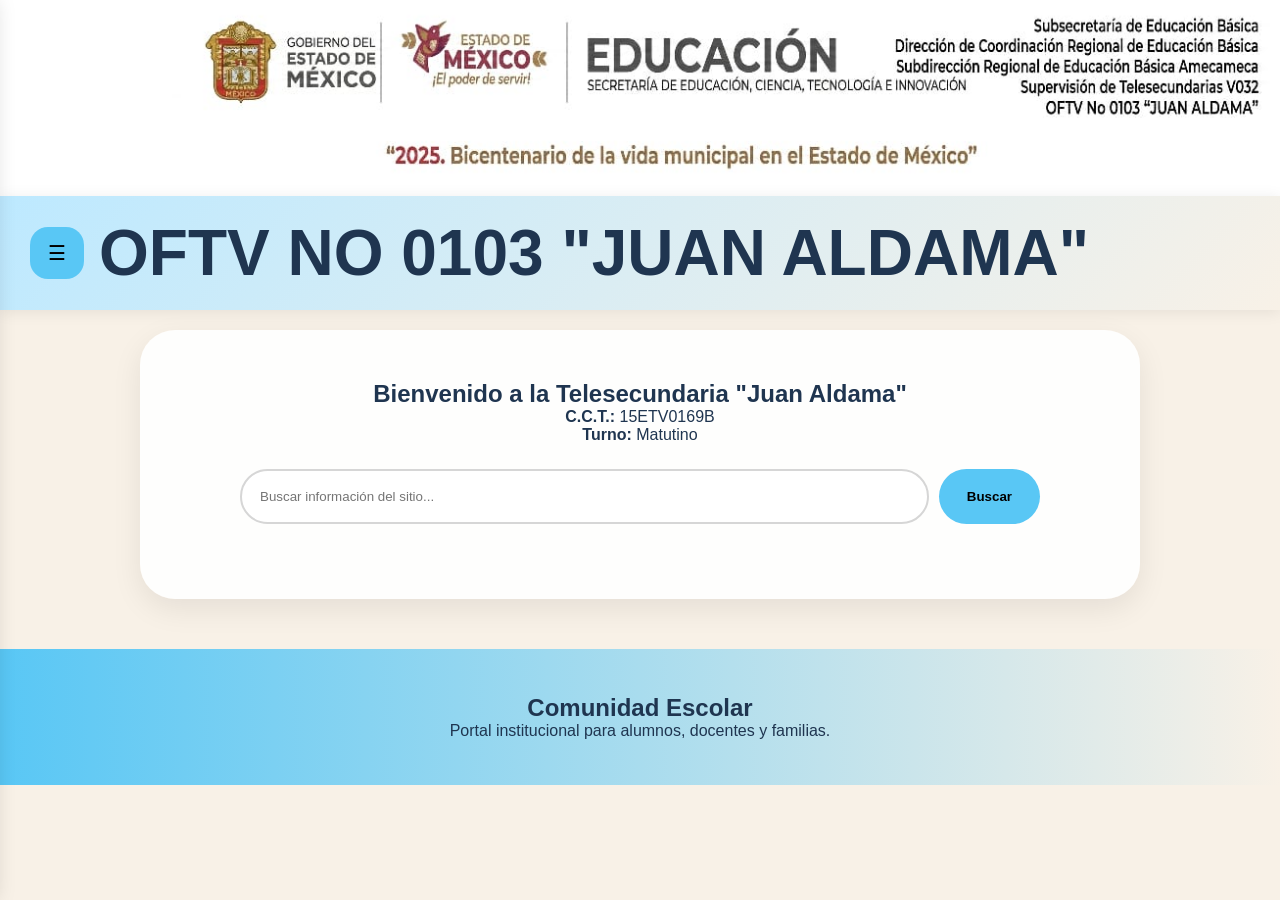
<file: index.html>
<!DOCTYPE html>
<html lang="es">
<head>
    <meta charset="UTF-8">
    <meta name="viewport" content="width=device-width, initial-scale=1.0">

    <!-- Información del sitio -->
    <meta name="description" content="Sitio oficial de la Telesecundaria OFTV No. 0103 'Juan Aldama' en San Francisco Zentlalpan, Amecameca, Estado de México.">
    <meta name="keywords" content="telesecundaria, Juan Aldama, OFTV 0103, Amecameca, escuela, educación">

    <title>Telesecundaria OFTV No. 0103 "Juan Aldama"</title>

    <link rel="stylesheet" href="styles.css">
</head>

<body>

    <!-- Logo de la escuela -->
    <div class="top">
        <img src="assets/logo_transparent.jpeg" alt="Logo de la escuela">
    </div>

    <!-- Menú lateral -->
    <nav id="sidebar" class="sidebar">
        <a href="index.html">Inicio</a>
        <a href="acerca.html">Acerca de la Telesecundaria</a>
        <a href="oferta.html">Oferta Educativa</a>
        <a href="noticias.html">Noticias y Avisos</a>
        <a href="politicas.html">Políticas y reglamentos</a>
        <a href="galeria.html">Imagenes de la escuela</a>
        <a href="docentes.html">Plantilla docente</a>
    </nav>

    <!-- Encabezado -->
    <header>
        <div class="row">
            <button class="btn" onclick="toggleMenu()">☰</button>
            <div class="title">
                <h1>OFTV NO 0103 "JUAN ALDAMA"</h1>
            </div>
        </div>
    </header>

    <!-- Sección principal -->
    <section class="hero">
        <div class="hero-card">

            <h2>Bienvenido a la Telesecundaria "Juan Aldama"</h2>

            <p><strong>C.C.T.:</strong> 15ETV0169B</p>
            <p><strong>Turno:</strong> Matutino</p>

            <!-- Buscador -->
            <div class="search">
                <input id="buscar" type="text" 
                placeholder="Buscar información del sitio...">
                <button onclick="buscar()">Buscar</button>
            </div>

        </div>
    </section>

    <!-- Pie de página -->
    <footer>
        <h2>Comunidad Escolar</h2>
        <p>Portal institucional para alumnos, docentes y familias.</p>
    </footer>

    <script src="script.js"></script>
</body>
</html>
</file>
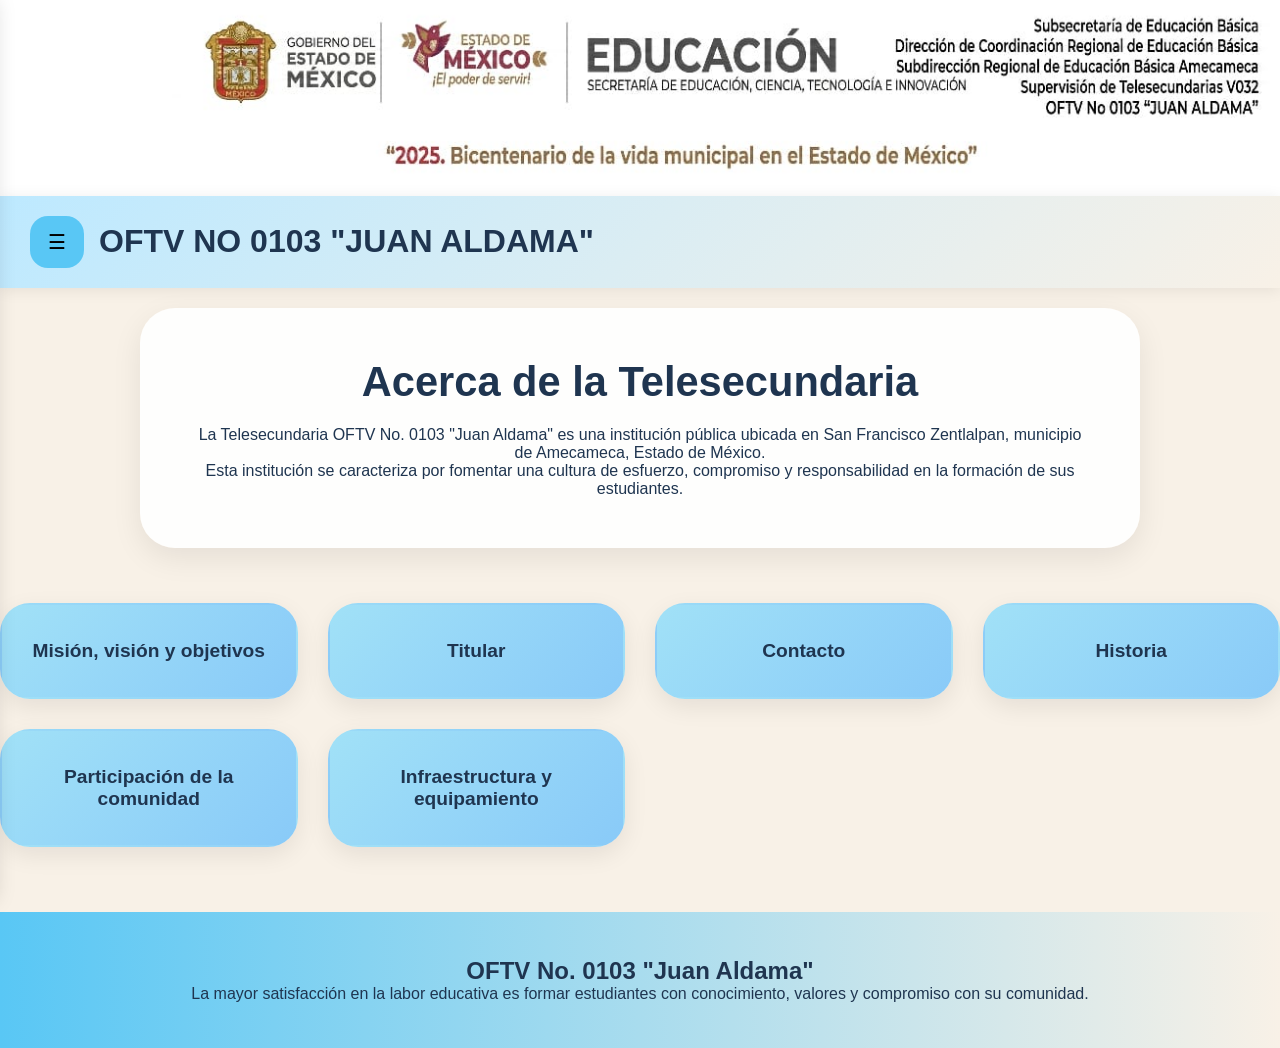
<file: acerca.html>
<!doctype html>
<html lang="es">
<head>
  <meta charset="utf-8">
  <meta name="viewport" content="width=device-width, initial-scale=1">

  <!-- Título del sitio -->
  <title>Acerca de la Telesecundaria | OFTV No. 0103 "Juan Aldama"</title>

  <!-- Descripción del sitio -->
  <meta name="description" content="Información general de la Telesecundaria OFTV No. 0103 'Juan Aldama' ubicada en San Francisco Zentlalpan, Amecameca, Estado de México.">

  <link rel="stylesheet" href="styles.css">
</head>

<body>

<!-- Logo de la escuela -->
<div class="top">
  <img src="assets/logo_transparent.jpeg" alt="Logo de la escuela">
</div>

<!-- Menú de navegación -->
<nav id="sidebar" class="sidebar">
  <a href="index.html">Inicio</a>
  <a href="acerca.html">Acerca de la Telesecundaria</a>
  <a href="oferta.html">Oferta Educativa</a>
  <a href="noticias.html">Noticias y Avisos</a>
  <a href="politicas.html">Reglamentos</a>
  <a href="galeria.html">Imagenes de la escuela</a>
  <a href="docentes.html">Plantilla docente</a>
</nav>

<!-- Encabezado -->
<header>
  <div class="row">
    <button class="btn" onclick="toggleMenu()">☰</button>
    <div class="title">
      OFTV NO 0103 "JUAN ALDAMA"
    </div>
  </div>
</header>

<!-- Sección principal -->
<section class="hero">
  <div class="hero-card">

    <h1>Acerca de la Telesecundaria</h1>

    <p>
      La Telesecundaria OFTV No. 0103 "Juan Aldama" es una institución pública ubicada en San Francisco Zentlalpan, municipio de Amecameca, Estado de México.
    </p>

    <p>
      Esta institución se caracteriza por fomentar una cultura de esfuerzo, compromiso y responsabilidad en la formación de sus estudiantes.
    </p>

  </div>
</section>

<!-- Sección de accesos rápidos -->
<div class="grid">

  <div class="card">
    <a href="mision.html">Misión, visión y objetivos</a>
  </div>

  <div class="card">
    <a href="titular.html">Titular</a>
  </div>

  <div class="card">
    <a href="contacto.html">Contacto</a>
  </div>

  <div class="card">
    <a href="historia.html">Historia</a>
  </div>

  <div class="card">
    <a href="participacion.html">Participación de la comunidad</a>
  </div>

  <div class="card">
    <a href="infraestructura.html">Infraestructura y equipamiento</a>
  </div>

</div>

<!-- Pie de página -->
<footer>
  <h2>OFTV No. 0103 "Juan Aldama"</h2>

  <p>
    La mayor satisfacción en la labor educativa es formar estudiantes con conocimiento, valores y compromiso con su comunidad.
  </p>
</footer>

<script src="script.js"></script>

</body>
</html>
</file>
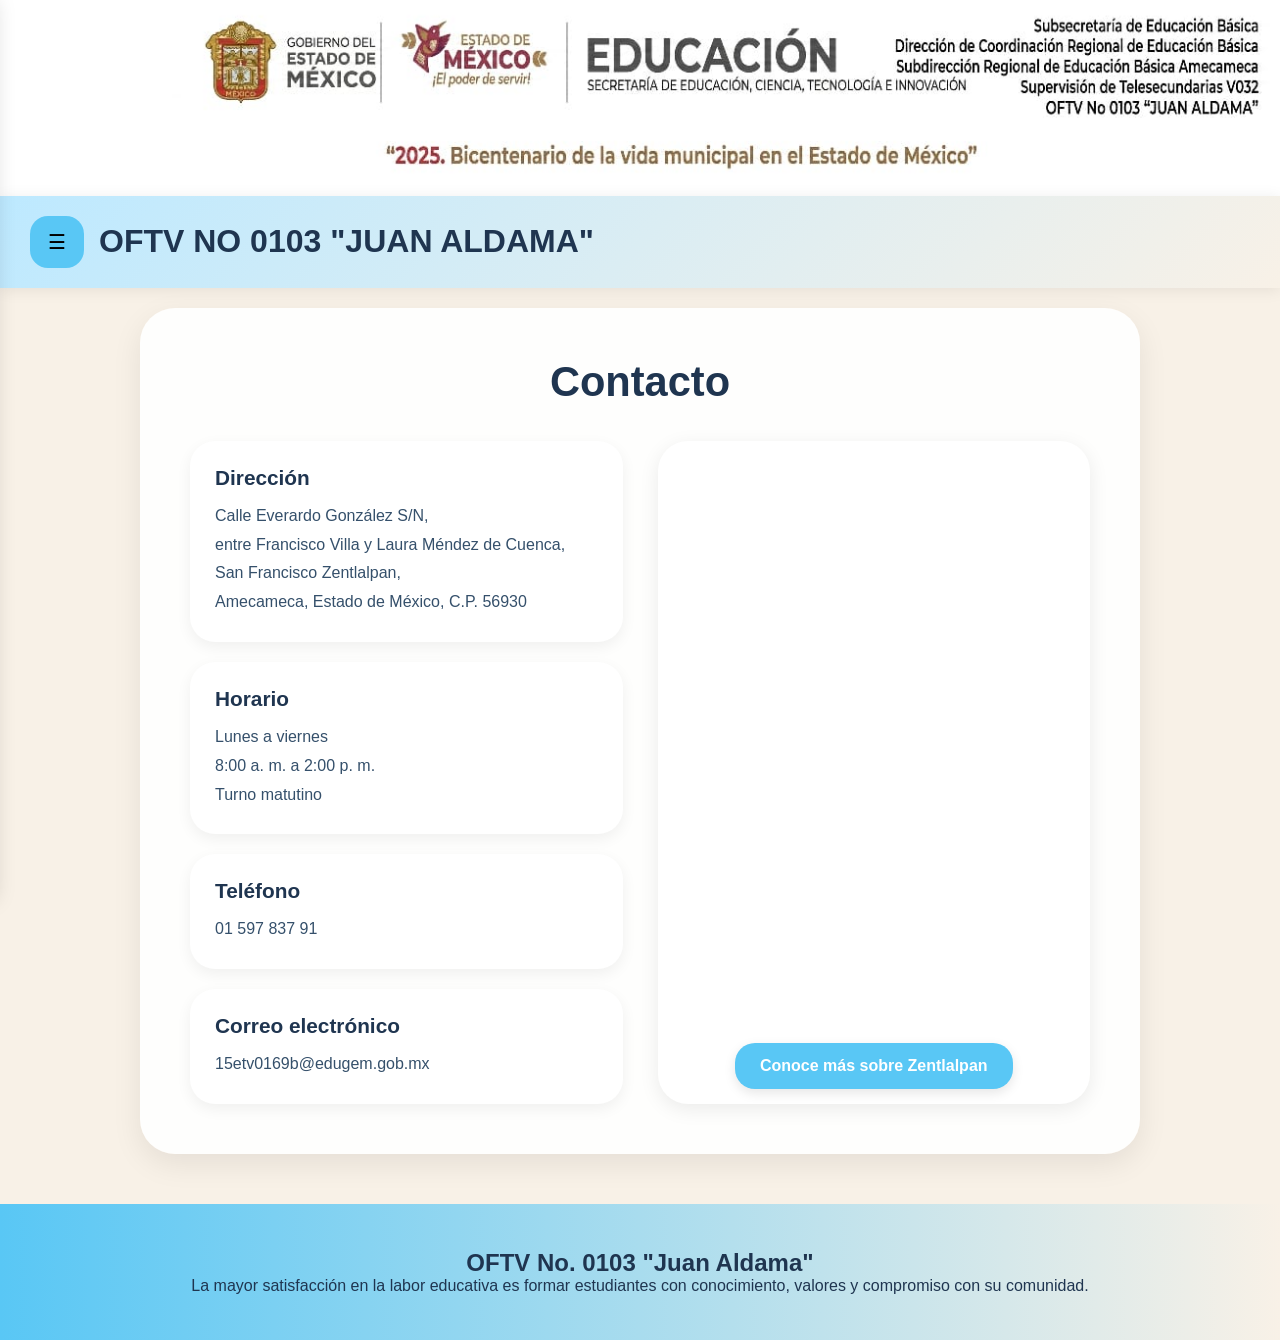
<file: contacto.html>
<!doctype html>
<html lang="es">
<head>
  <meta charset="utf-8">
  <meta name="viewport" content="width=device-width, initial-scale=1">

  <title>Contacto | OFTV No. 0103 "Juan Aldama"</title>

  <meta name="description" content="Información de contacto, ubicación y medios de comunicación de la Telesecundaria OFTV No. 0103 'Juan Aldama'.">

  <link rel="stylesheet" href="styles.css">
</head>

<body>

<!-- Logo de la escuela -->
<div class="top">
  <img src="assets/logo_transparent.jpeg" alt="Logo de la escuela">
</div>

<!-- Menú de navegación -->
<nav id="sidebar" class="sidebar">
  <a href="index.html">Inicio</a>
  <a href="acerca.html">Acerca de la Telesecundaria</a>
  <a href="oferta.html">Oferta Educativa</a>
  <a href="noticias.html">Noticias y Avisos</a>
  <a href="politicas.html">Reglamentos</a>
  <a href="galeria.html">Imagenes de la escuela</a>
  <a href="docentes.html">Plantilla docente</a>
</nav>

<!-- Encabezado -->
<header>
  <div class="row">
    <button class="btn" onclick="toggleMenu()">☰</button>

    <div class="title">
      OFTV NO 0103 "JUAN ALDAMA"
    </div>
  </div>
</header>

<!-- Sección de contacto -->
<section class="hero">

  <div class="hero-card">

    <h1>Contacto</h1>

    <!-- Contenido principal -->
    <div class="contact-grid">

      <!-- Información de contacto -->
      <div class="contact-info">

        <div class="contact-item">
          <h2>Dirección</h2>
          <p>
            Calle Everardo González S/N,<br>
            entre Francisco Villa y Laura Méndez de Cuenca,<br>
            San Francisco Zentlalpan,<br>
            Amecameca, Estado de México, C.P. 56930
          </p>
        </div>

        <div class="contact-item">
          <h2>Horario</h2>
          <p>
            Lunes a viernes<br>
            8:00 a. m. a 2:00 p. m.<br>
            Turno matutino
          </p>
        </div>

        <div class="contact-item">
          <h2>Teléfono</h2>
          <p>01 597 837 91</p>
        </div>

        <div class="contact-item">
          <h2>Correo electrónico</h2>
          <p>15etv0169b@edugem.gob.mx</p>
        </div>

      </div>

      <!-- Mapa -->
      <div class="map-box">

        <iframe
          src="https://www.google.com/maps?q=Calle+Everardo+González+S/N,+San+Francisco+Zentlalpan,+Amecameca,+Estado+de+México&z=17&output=embed"
          width="100%"
          height="300"
          style="border:0;"
          loading="lazy">
        </iframe>

        <!-- Botón extra -->
        <a href="zentlalpan.html" class="zentlalpan-btn">
          Conoce más sobre Zentlalpan
        </a>

      </div>

    </div>

  </div>

</section>

<!-- Pie de página -->
<footer>

  <h2>OFTV No. 0103 "Juan Aldama"</h2>

  <p>
    La mayor satisfacción en la labor educativa es formar estudiantes con conocimiento, valores y compromiso con su comunidad.
  </p>

</footer>

<script src="script.js"></script>

</body>
</html>
</file>
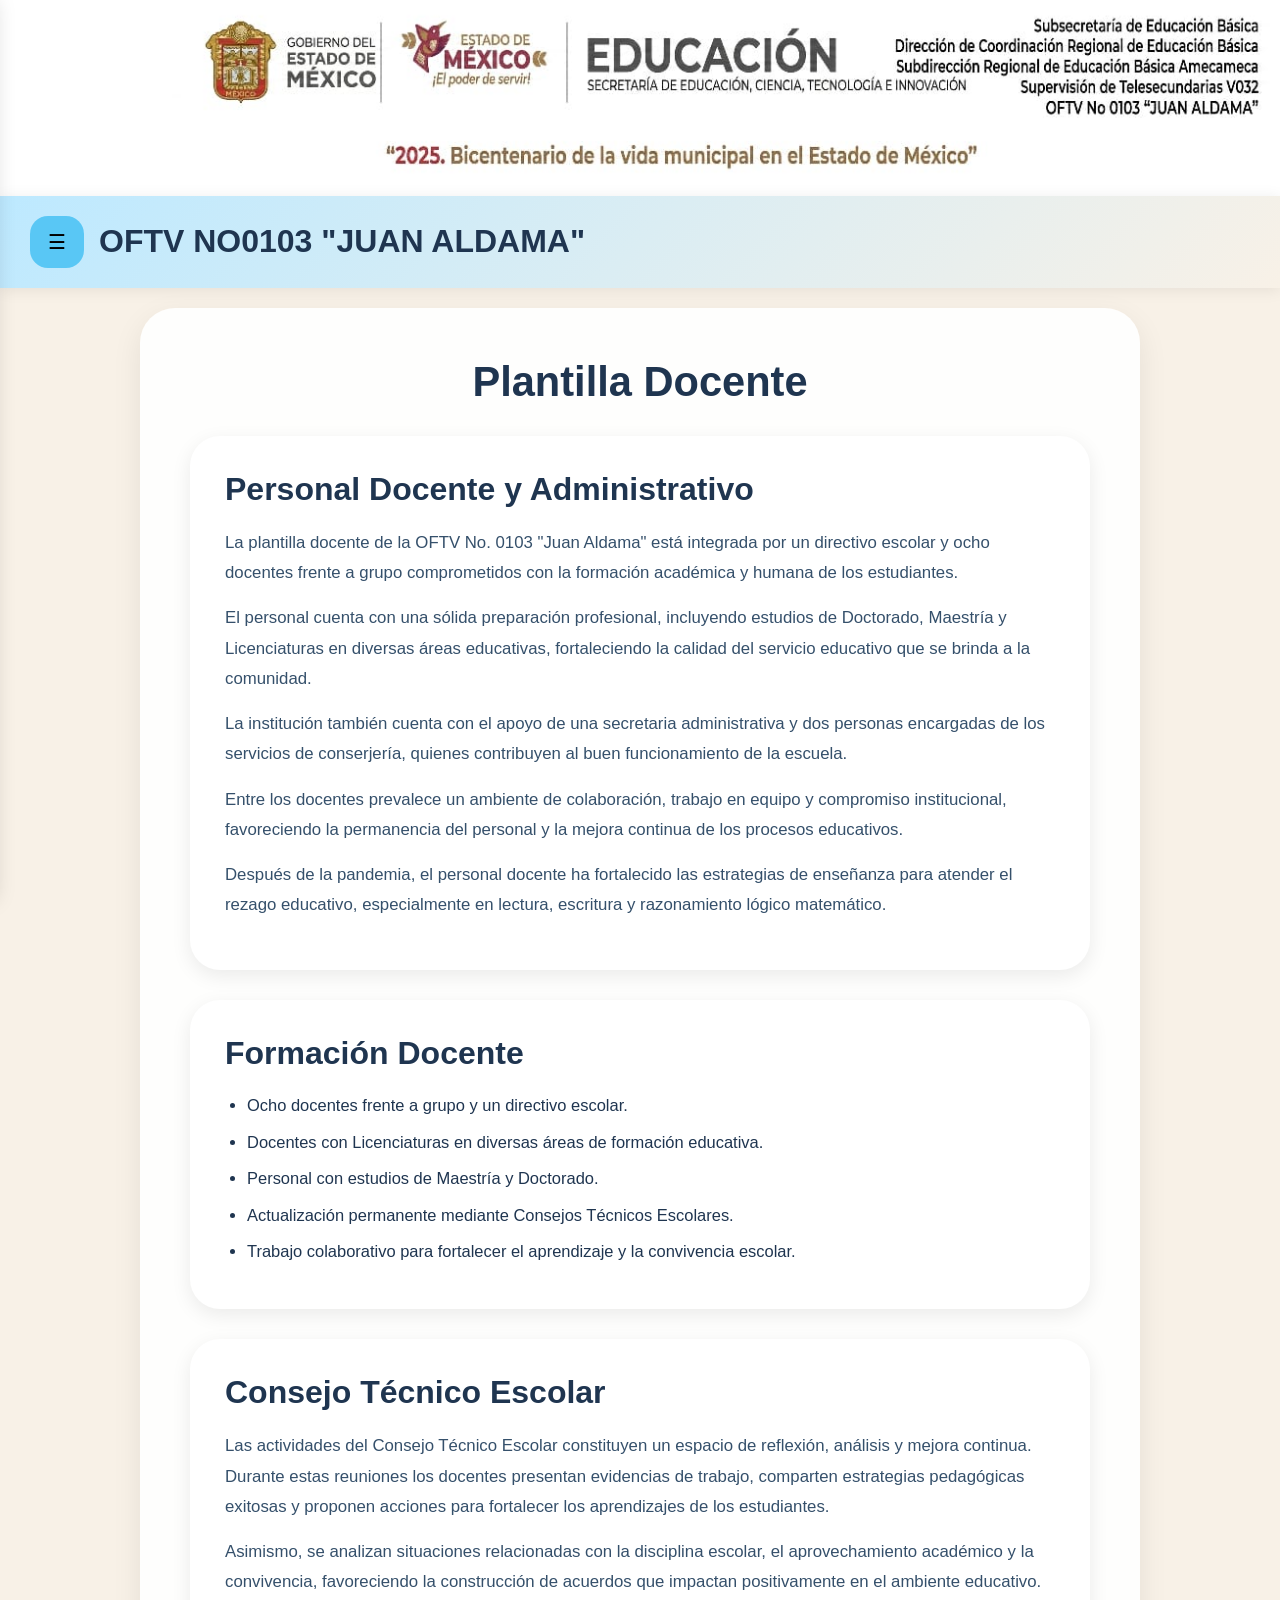
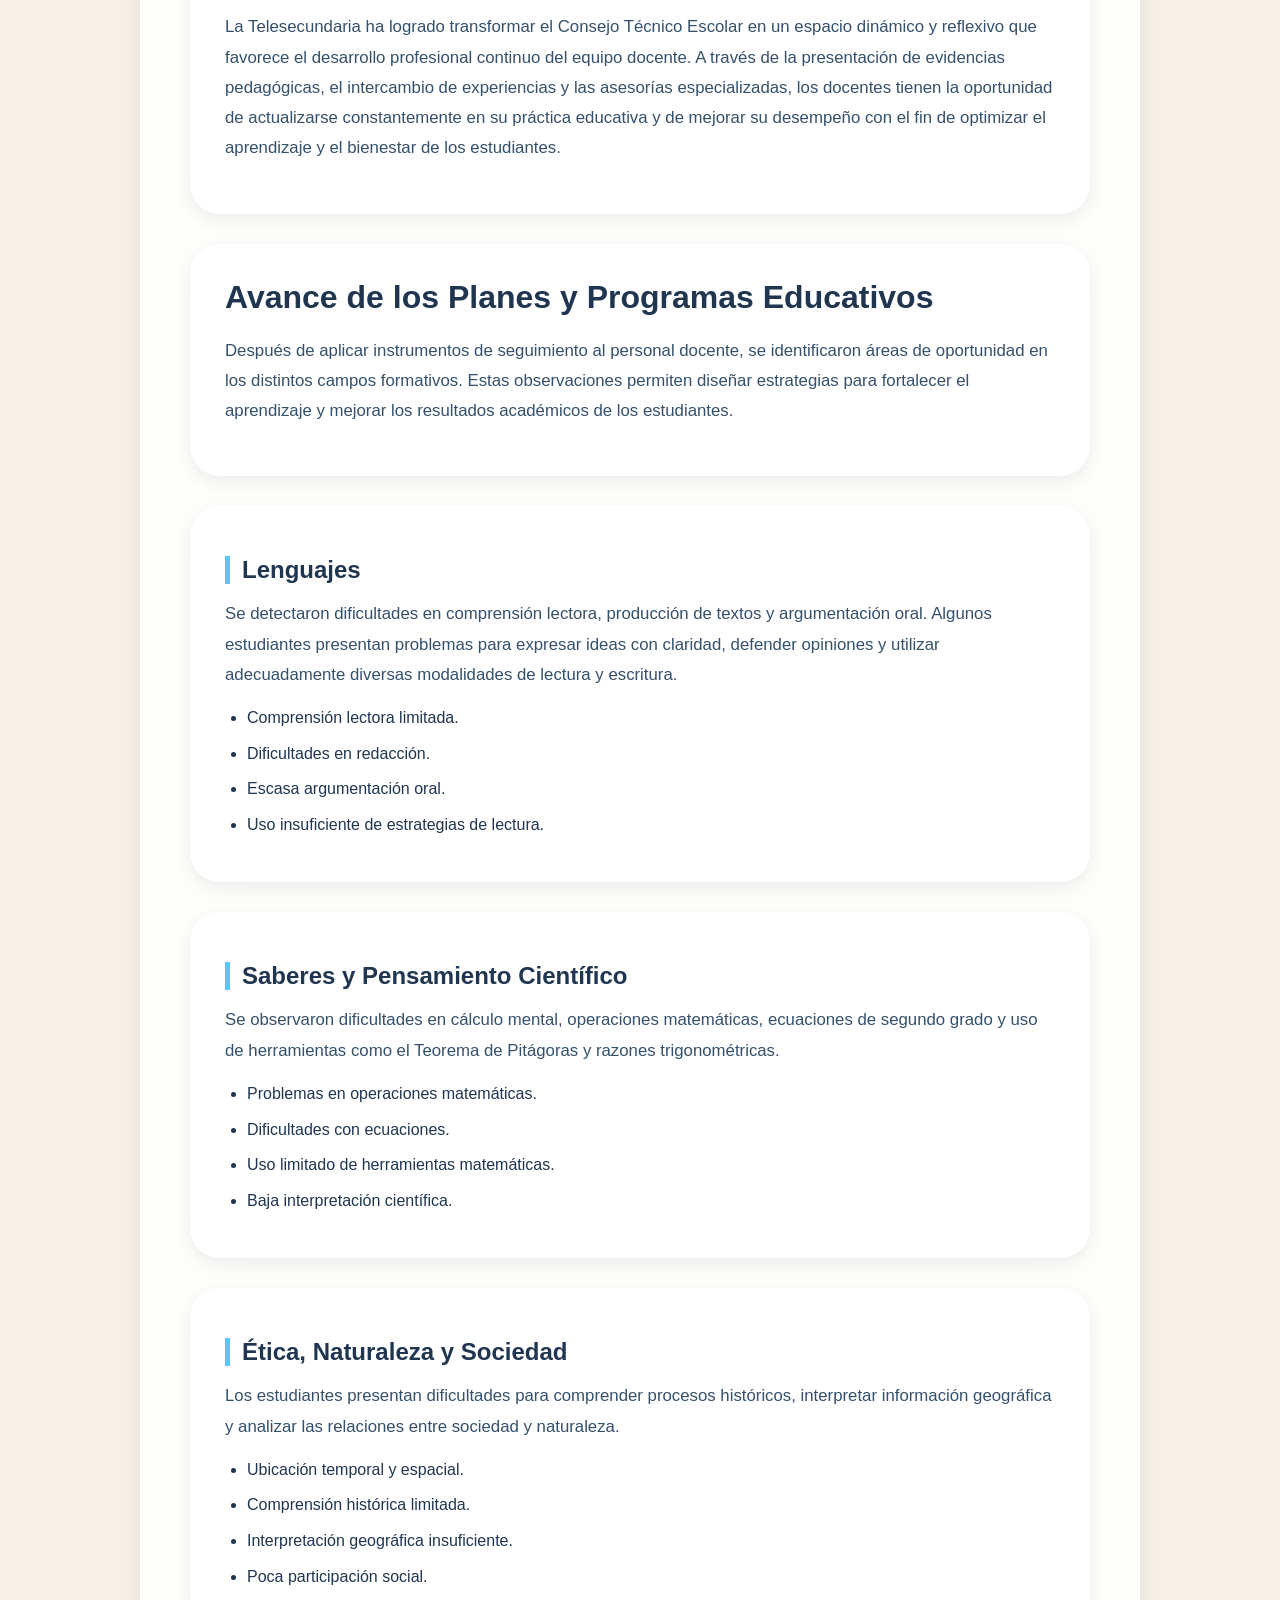
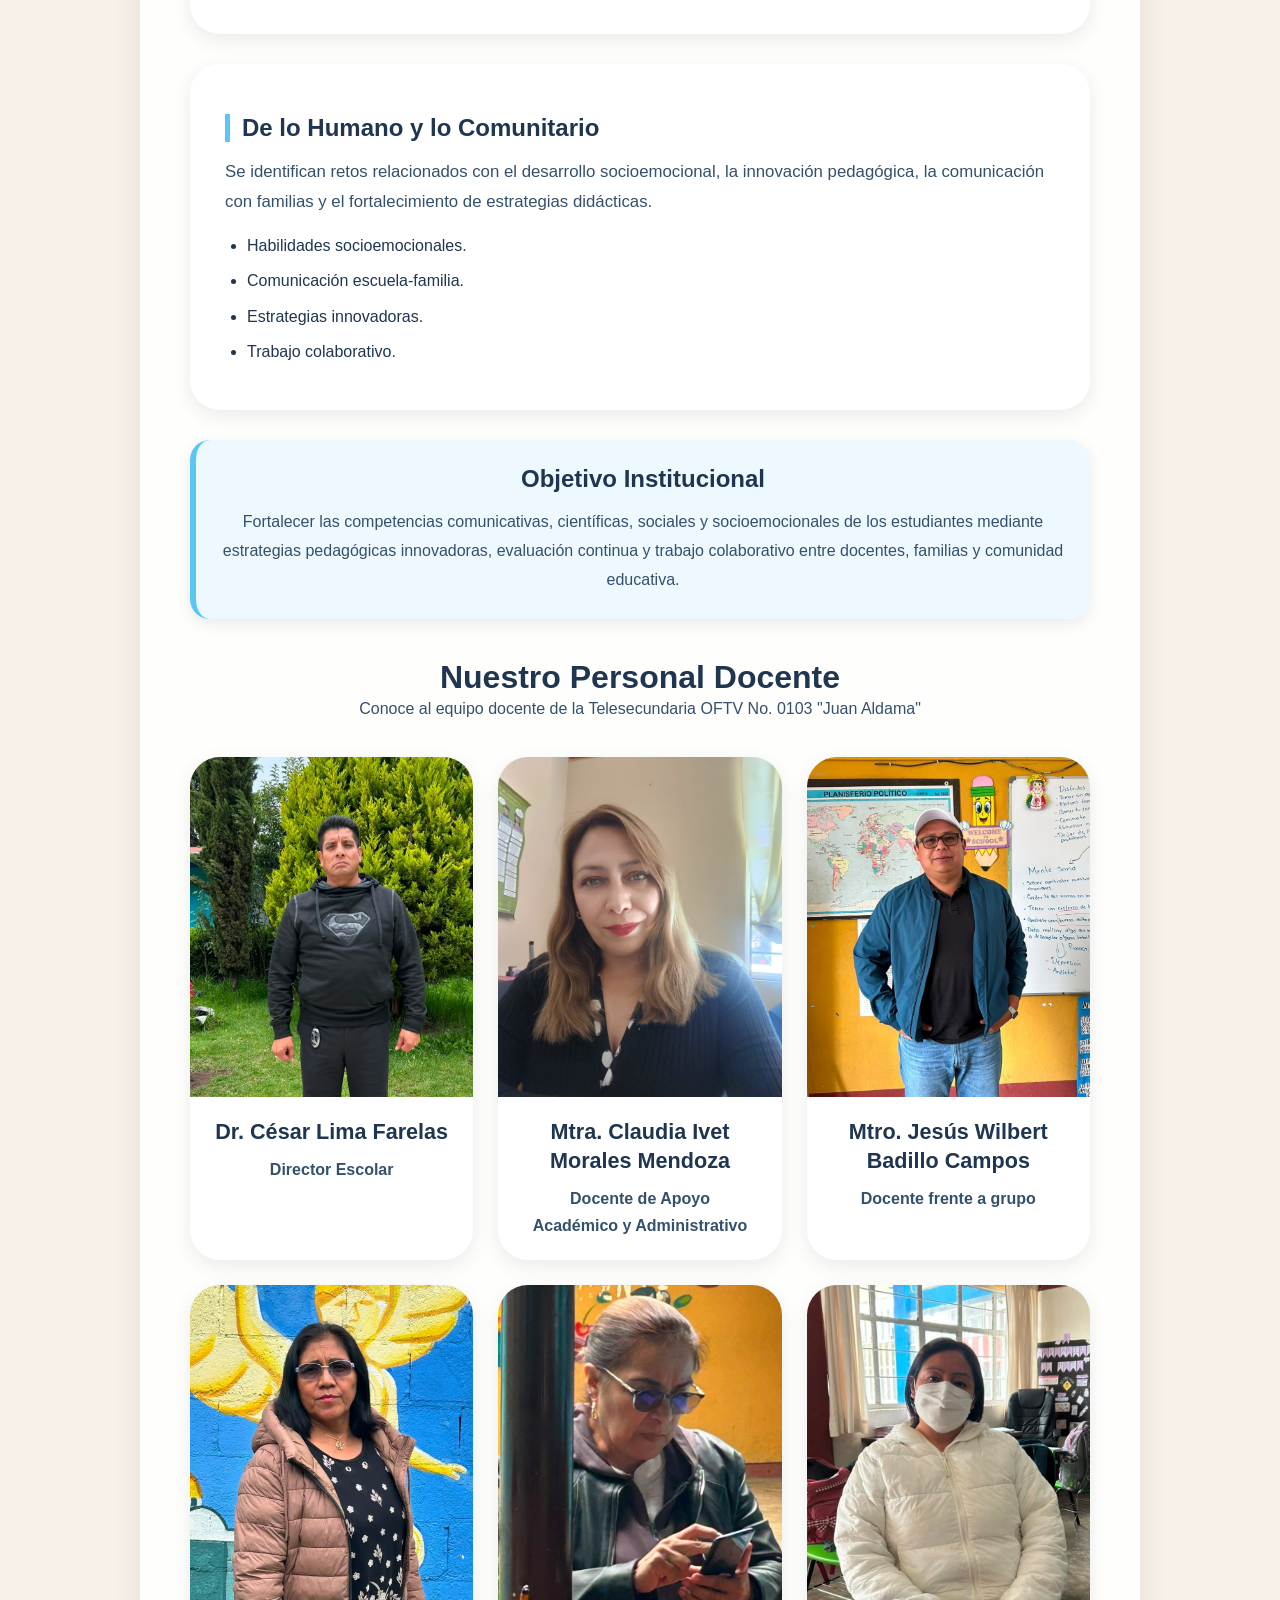
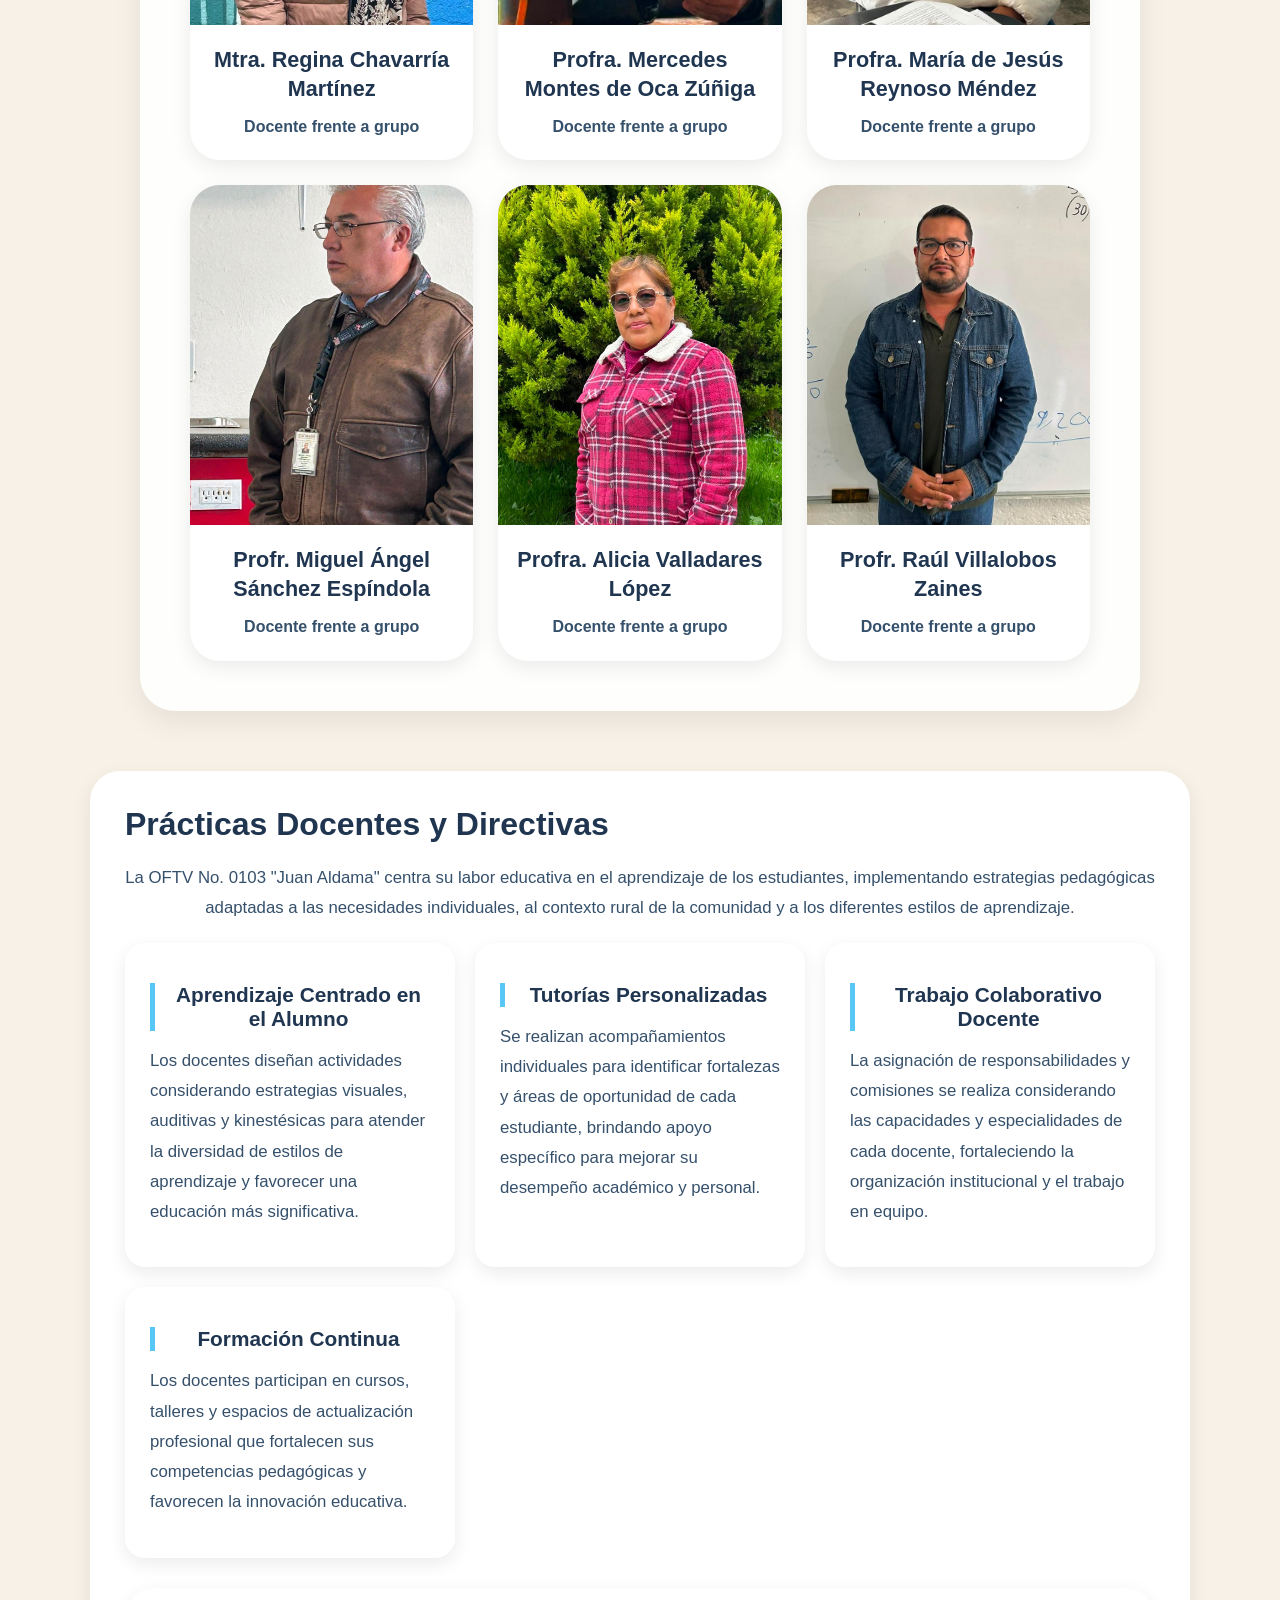
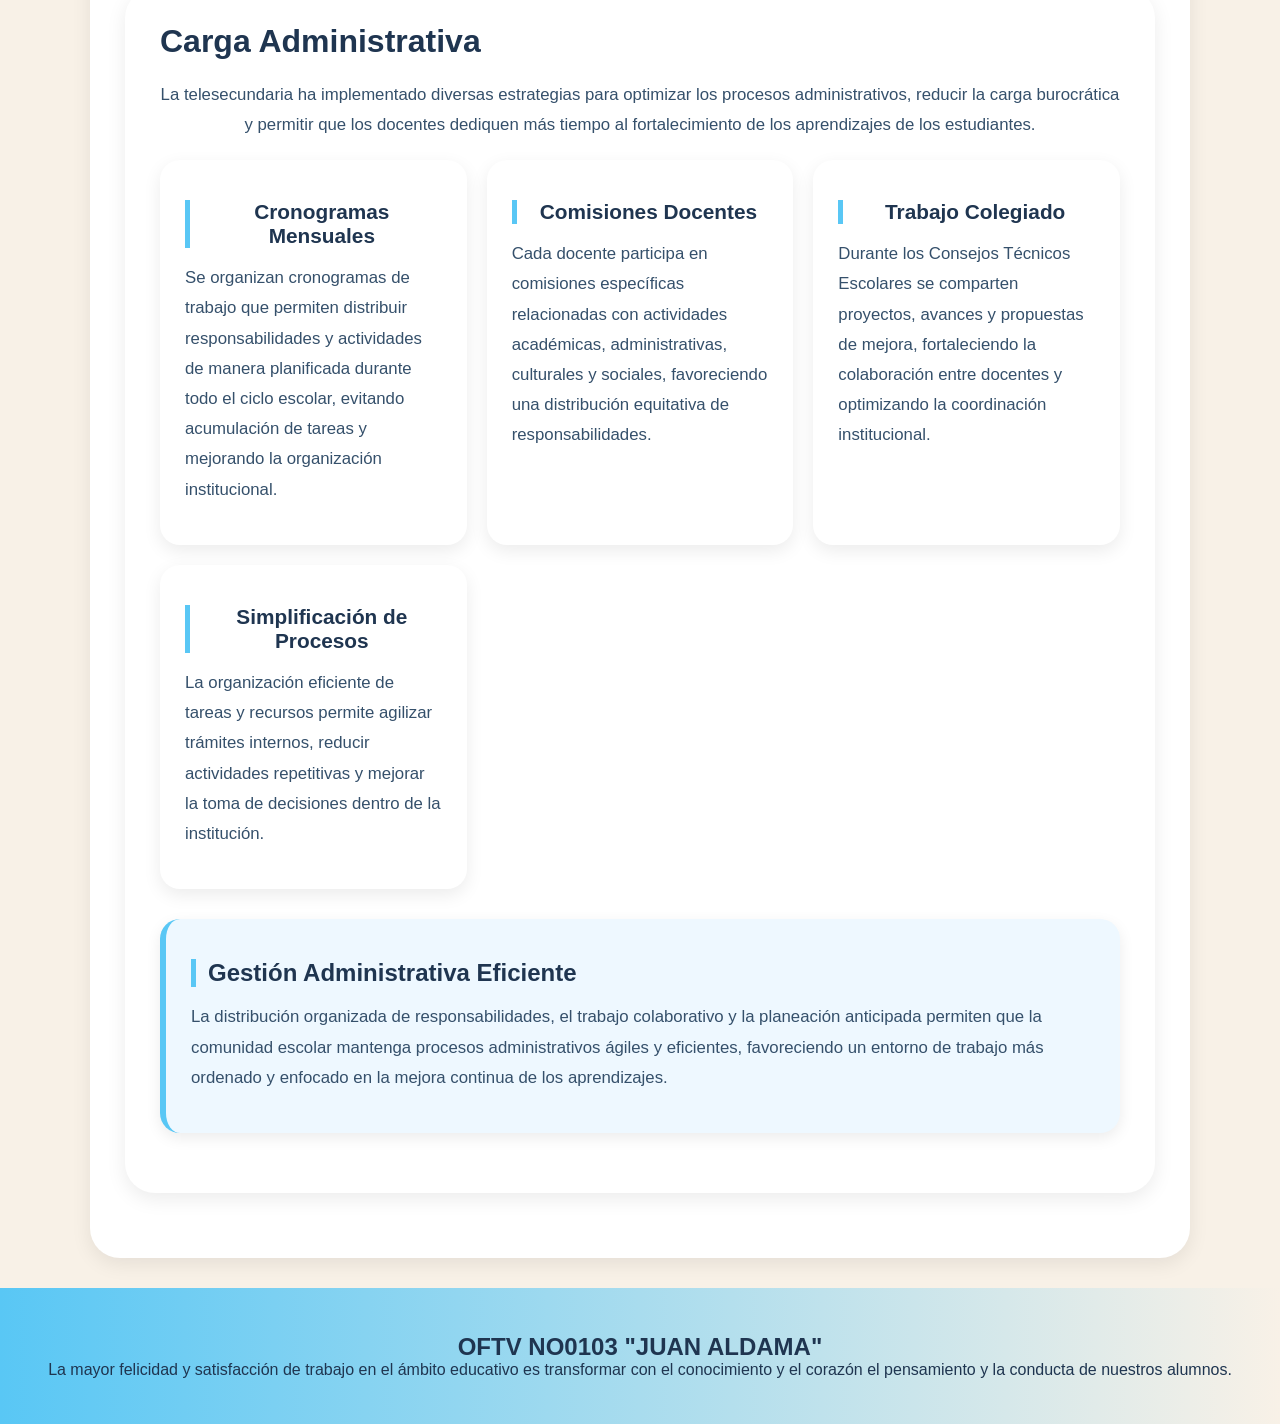
<file: docentes.html>
<!doctype html>
<html lang="es">
<head>
    <meta charset="utf-8">
    <meta name="viewport" content="width=device-width,initial-scale=1">
    <title>Plantilla Docente | OFTV No. 0103 Juan Aldama</title>
<meta name="description" content="Conoce a los docentes, directivos y personal educativo que forman parte de la Telesecundaria OFTV No. 0103 Juan Aldama.">
    <link rel="stylesheet" href="styles.css">
</head>
<body>

<div class="top">
<img src="assets/logo_transparent.jpeg" alt="Logo">
</div>

<div id="sidebar" class="sidebar">
<a href="index.html">Inicio</a>
<a href="acerca.html">Acerca de la telesecundaria</a>
<a href="oferta.html">Oferta educativa</a>
<a href="noticias.html">Noticias y avisos</a>
<a href="politicas.html">Políticas y reglamentos</a>
<a href="galeria.html">Imagenes de la escuela</a>
<a href="docentes.html">Plantilla docente</a>
</div>

<header>
<div class="row">
<button class="btn" onclick="toggleMenu()">☰</button>
<div class="title">OFTV NO0103 "JUAN ALDAMA"</div>
</div>
</header>

<section class="hero">
<div class="hero-card">

<h1>Plantilla Docente</h1>

<div class="info-box">
<h2>Personal Docente y Administrativo</h2>

<p>
La plantilla docente de la OFTV No. 0103 "Juan Aldama" está integrada por un directivo escolar y ocho docentes frente a grupo comprometidos con la formación académica y humana de los estudiantes.
</p>

<p>
El personal cuenta con una sólida preparación profesional, incluyendo estudios de Doctorado, Maestría y Licenciaturas en diversas áreas educativas, fortaleciendo la calidad del servicio educativo que se brinda a la comunidad.
</p>

<p>
La institución también cuenta con el apoyo de una secretaria administrativa y dos personas encargadas de los servicios de conserjería, quienes contribuyen al buen funcionamiento de la escuela.
</p>

<p>
Entre los docentes prevalece un ambiente de colaboración, trabajo en equipo y compromiso institucional, favoreciendo la permanencia del personal y la mejora continua de los procesos educativos.
</p>

<p>
Después de la pandemia, el personal docente ha fortalecido las estrategias de enseñanza para atender el rezago educativo, especialmente en lectura, escritura y razonamiento lógico matemático.
</p>

</div>

<div class="info-box">
<h2>Formación Docente</h2>

<ul class="objetivos">
<li>Ocho docentes frente a grupo y un directivo escolar.</li>
<li>Docentes con Licenciaturas en diversas áreas de formación educativa.</li>
<li>Personal con estudios de Maestría y Doctorado.</li>
<li>Actualización permanente mediante Consejos Técnicos Escolares.</li>
<li>Trabajo colaborativo para fortalecer el aprendizaje y la convivencia escolar.</li>
</ul>
</div>

<div class="info-box">
<h2>Consejo Técnico Escolar</h2>

<p>
Las actividades del Consejo Técnico Escolar constituyen un espacio de reflexión, análisis y mejora continua. Durante estas reuniones los docentes presentan evidencias de trabajo, comparten estrategias pedagógicas exitosas y proponen acciones para fortalecer los aprendizajes de los estudiantes.
</p>

<p>
Asimismo, se analizan situaciones relacionadas con la disciplina escolar, el aprovechamiento académico y la convivencia, favoreciendo la construcción de acuerdos que impactan positivamente en el ambiente educativo.
</p>
<p>
La Telesecundaria ha logrado transformar el Consejo Técnico Escolar en un espacio dinámico y reflexivo que favorece el desarrollo profesional continuo del equipo docente. A través de la presentación de evidencias pedagógicas, el intercambio de experiencias y las asesorías especializadas, los docentes tienen la oportunidad de actualizarse constantemente en su práctica educativa y de mejorar su desempeño con el fin de optimizar el aprendizaje y el bienestar de los estudiantes.
</p>
</div>
<div class="info-box">
<h2>Avance de los Planes y Programas Educativos</h2>

<p>
Después de aplicar instrumentos de seguimiento al personal docente, se identificaron áreas de oportunidad en los distintos campos formativos. Estas observaciones permiten diseñar estrategias para fortalecer el aprendizaje y mejorar los resultados académicos de los estudiantes.</p>
</div>

<div class="info-box">
<h3>Lenguajes</h3>
<p>Se detectaron dificultades en comprensión lectora, producción de textos y argumentación oral. Algunos estudiantes presentan problemas para expresar ideas con claridad, defender opiniones y utilizar adecuadamente diversas modalidades de lectura y escritura.</p>
<ul>
<li>Comprensión lectora limitada.</li>
<li>Dificultades en redacción.</li>
<li>Escasa argumentación oral.</li>
<li>Uso insuficiente de estrategias de lectura.</li>
</ul>
</div>

<div class="info-box">
<h3>Saberes y Pensamiento Científico</h3>
<p>Se observaron dificultades en cálculo mental, operaciones matemáticas, ecuaciones de segundo grado y uso de herramientas como el Teorema de Pitágoras y razones trigonométricas.</p>
<ul>
<li>Problemas en operaciones matemáticas.</li>
<li>Dificultades con ecuaciones.</li>
<li>Uso limitado de herramientas matemáticas.</li>
<li>Baja interpretación científica.</li>
</ul>
</div>

<div class="info-box">
<h3>Ética, Naturaleza y Sociedad</h3>
<p>Los estudiantes presentan dificultades para comprender procesos históricos, interpretar información geográfica y analizar las relaciones entre sociedad y naturaleza.</p>
<ul>
<li>Ubicación temporal y espacial.</li>
<li>Comprensión histórica limitada.</li>
<li>Interpretación geográfica insuficiente.</li>
<li>Poca participación social.</li>
</ul>
</div>

<div class="info-box">
<h3>De lo Humano y lo Comunitario</h3>
<p>Se identifican retos relacionados con el desarrollo socioemocional, la innovación pedagógica, la comunicación con familias y el fortalecimiento de estrategias didácticas.</p>
<ul>
<li>Habilidades socioemocionales.</li>
<li>Comunicación escuela-familia.</li>
<li>Estrategias innovadoras.</li>
<li>Trabajo colaborativo.</li>
</ul>
</div>

<div class="destacado-box">

<h3> Objetivo Institucional</h3>

<p>
Fortalecer las competencias comunicativas, científicas, sociales y socioemocionales de los estudiantes mediante estrategias pedagógicas innovadoras, evaluación continua y trabajo colaborativo entre docentes, familias y comunidad educativa.
</p>

</div>
<h2 class="titulo-seccion">Nuestro Personal Docente</h2>
<p class="subtitulo-seccion">
Conoce al equipo docente de la Telesecundaria OFTV No. 0103 "Juan Aldama"
</p>
<div class="docentes-grid">

<div class="docente-card">
<img src="assets/cesar.jpeg" alt="Director">
<h3>Dr. César Lima Farelas</h3>
<p class="grado">Director Escolar</p>
</div>

<div class="docente-card">
<img src="assets/claudia.jpeg" alt="Docente">
<h3>Mtra. Claudia Ivet Morales Mendoza</h3>
<p class="grado">Docente de Apoyo Académico y Administrativo </p>
</div>

<div class="docente-card">
<img src="assets/wilber.jpeg" alt="Docente">
<h3>Mtro. Jesús Wilbert Badillo Campos</h3>
<p class="grado">Docente frente a grupo</p>

</div>

<div class="docente-card">
<img src="assets/regina.jpeg" alt="Docente">
<h3>Mtra. Regina Chavarría Martínez</h3>
<p class="grado">Docente frente a grupo</p>
</div>

<div class="docente-card">
<img src="assets/mercedes.jpeg" alt="Docente">
<h3>Profra. Mercedes Montes de Oca Zúñiga</h3>
<p class="grado">Docente frente a grupo</p>
</div>

<div class="docente-card">
<img src="assets/maria.jpeg" alt="Docente">
<h3>Profra. María de Jesús Reynoso Méndez</h3>
<p class="grado">Docente frente a grupo</p>
</div>

<div class="docente-card">
<img src="assets/miguel.jpeg" alt="Docente">
<h3>Profr. Miguel Ángel Sánchez Espíndola</h3>
<p class="grado">Docente frente a grupo</p>
</div>

<div class="docente-card">
<img src="assets/alicia.jpeg" alt="Docente">
<h3>Profra. Alicia Valladares López</h3>
<p class="grado">Docente frente a grupo</p>
</div>

<div class="docente-card">
<img src="assets/raul.jpeg" alt="Docente">
<h3>Profr. Raúl Villalobos Zaines</h3>
<p class="grado">Docente frente a grupo</p>
</div>

</div>

</div>
</section>
<div class="info-box practicas-docentes">

<h2> Prácticas Docentes y Directivas</h2>

<p class="practicas-intro">
La OFTV No. 0103 "Juan Aldama" centra su labor educativa en el aprendizaje de los estudiantes, implementando estrategias pedagógicas adaptadas a las necesidades individuales, al contexto rural de la comunidad y a los diferentes estilos de aprendizaje.
</p>

<div class="practicas-grid">

<div class="practica-card">
<h3> Aprendizaje Centrado en el Alumno</h3>
<p>
Los docentes diseñan actividades considerando estrategias visuales, auditivas y kinestésicas para atender la diversidad de estilos de aprendizaje y favorecer una educación más significativa.
</p>
</div>

<div class="practica-card">
<h3> Tutorías Personalizadas</h3>
<p>
Se realizan acompañamientos individuales para identificar fortalezas y áreas de oportunidad de cada estudiante, brindando apoyo específico para mejorar su desempeño académico y personal.
</p>
</div>

<div class="practica-card">
<h3> Trabajo Colaborativo Docente</h3>
<p>
La asignación de responsabilidades y comisiones se realiza considerando las capacidades y especialidades de cada docente, fortaleciendo la organización institucional y el trabajo en equipo.
</p>
</div>

<div class="practica-card">
<h3> Formación Continua</h3>
<p>
Los docentes participan en cursos, talleres y espacios de actualización profesional que fortalecen sus competencias pedagógicas y favorecen la innovación educativa.
</p>
</div>

</div>

<div class="info-box">

<h2> Carga Administrativa</h2>

<p class="practicas-intro">
La telesecundaria ha implementado diversas estrategias para optimizar los procesos administrativos, reducir la carga burocrática y permitir que los docentes dediquen más tiempo al fortalecimiento de los aprendizajes de los estudiantes.
</p>

<div class="practicas-grid">

<div class="practica-card">
<h3> Cronogramas Mensuales</h3>
<p>
Se organizan cronogramas de trabajo que permiten distribuir responsabilidades y actividades de manera planificada durante todo el ciclo escolar, evitando acumulación de tareas y mejorando la organización institucional.
</p>
</div>

<div class="practica-card">
<h3> Comisiones Docentes</h3>
<p>
Cada docente participa en comisiones específicas relacionadas con actividades académicas, administrativas, culturales y sociales, favoreciendo una distribución equitativa de responsabilidades.
</p>
</div>

<div class="practica-card">
<h3> Trabajo Colegiado</h3>
<p>
Durante los Consejos Técnicos Escolares se comparten proyectos, avances y propuestas de mejora, fortaleciendo la colaboración entre docentes y optimizando la coordinación institucional.
</p>
</div>

<div class="practica-card">
<h3> Simplificación de Procesos</h3>
<p>
La organización eficiente de tareas y recursos permite agilizar trámites internos, reducir actividades repetitivas y mejorar la toma de decisiones dentro de la institución.
</p>
</div>

</div>

<div class="destacado-box">

<h3> Gestión Administrativa Eficiente</h3>

<p>
La distribución organizada de responsabilidades, el trabajo colaborativo y la planeación anticipada permiten que la comunidad escolar mantenga procesos administrativos ágiles y eficientes, favoreciendo un entorno de trabajo más ordenado y enfocado en la mejora continua de los aprendizajes.
</p>

</div>

</div>
</div>

<footer>
<h2>OFTV NO0103 "JUAN ALDAMA"</h2>
<p>
La mayor felicidad y satisfacción de trabajo en el ámbito educativo es transformar con el conocimiento y el corazón el pensamiento y la conducta de nuestros alumnos.
</p>
</footer>

<script src="script.js"></script>

</body>
</html>
</file>
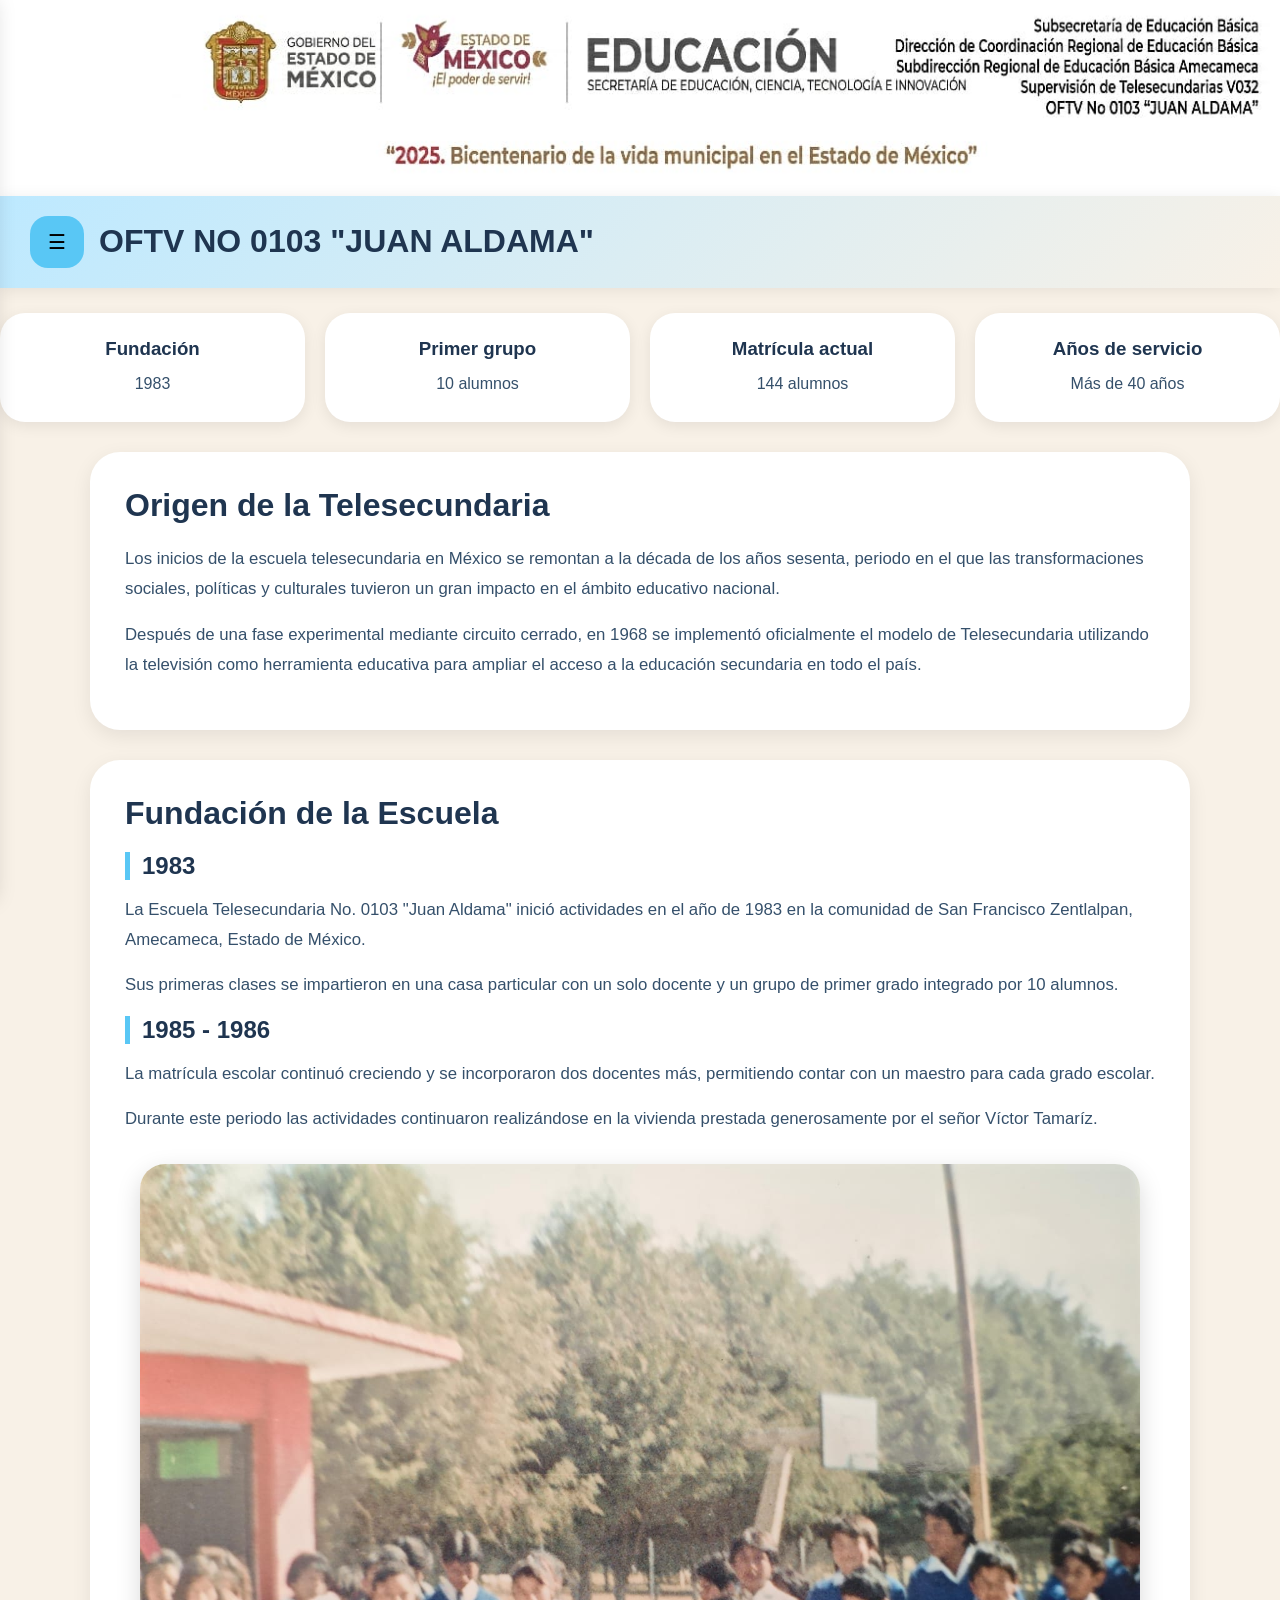
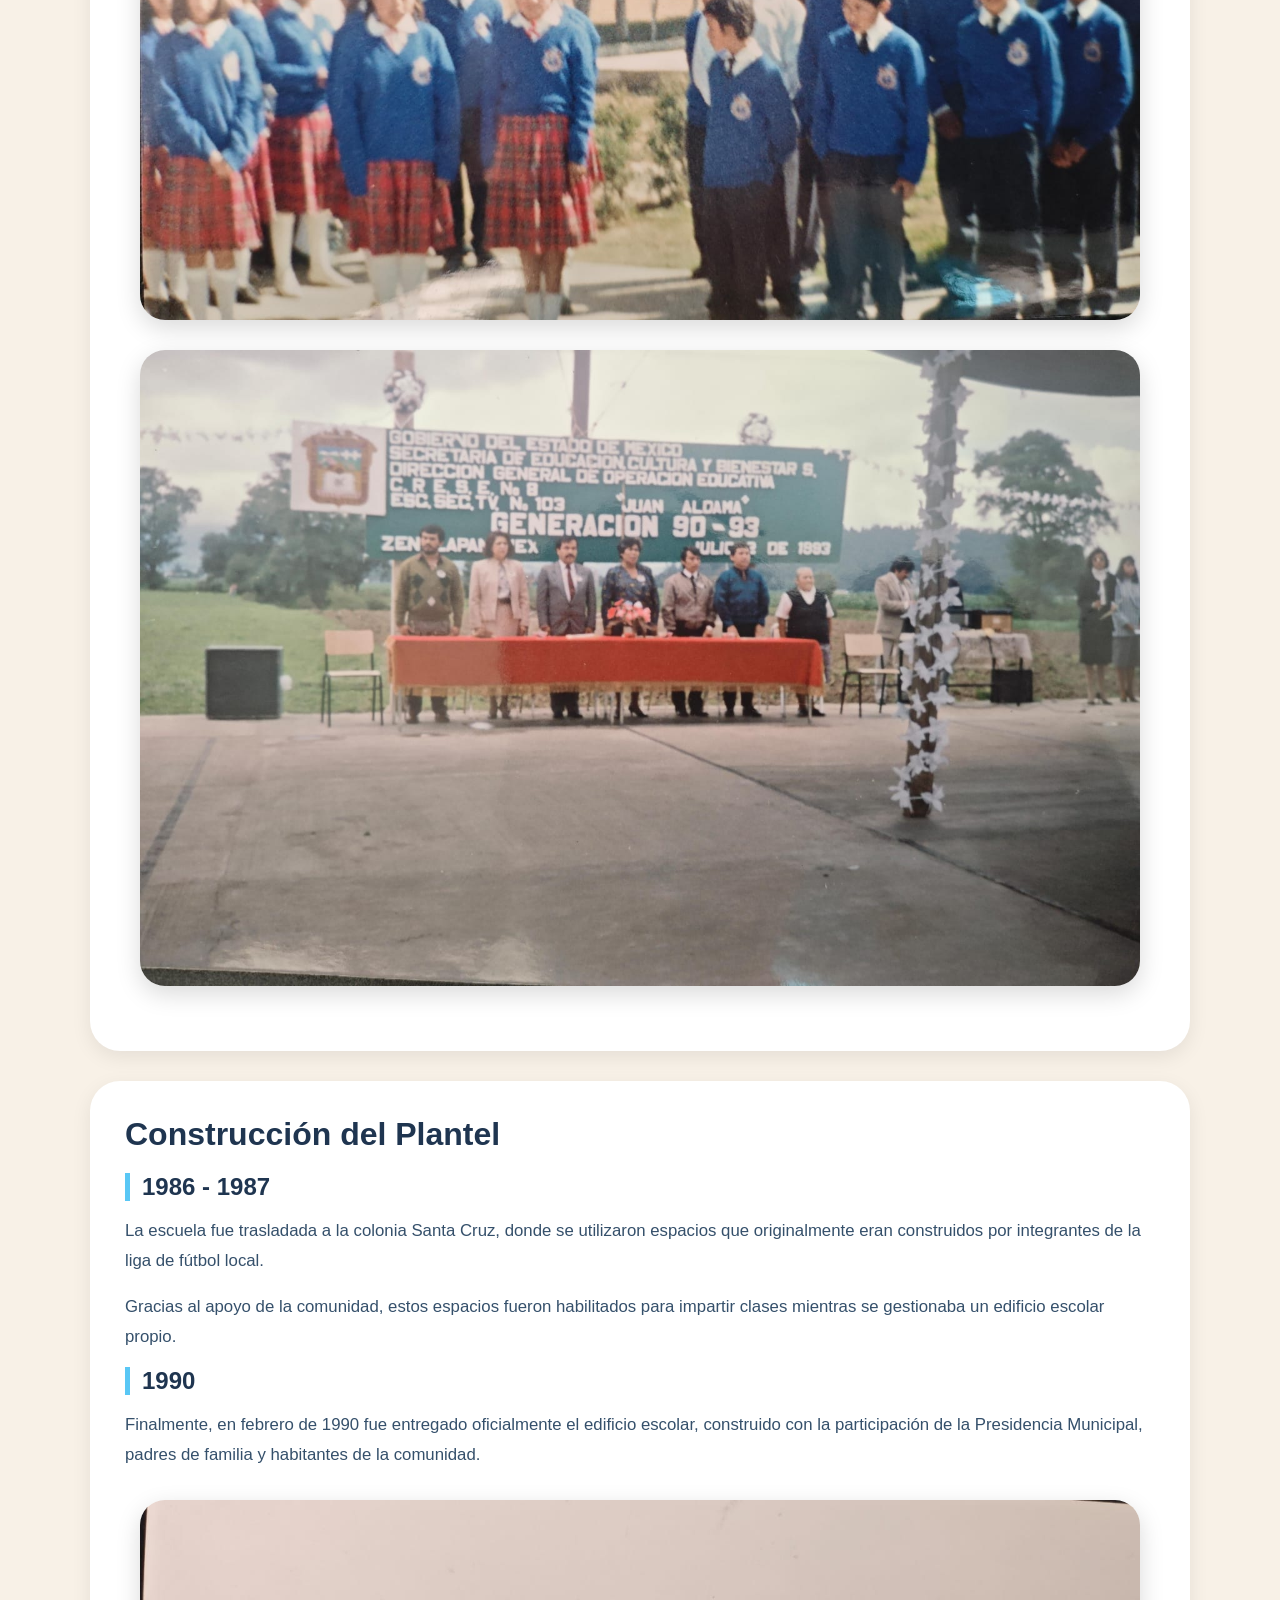
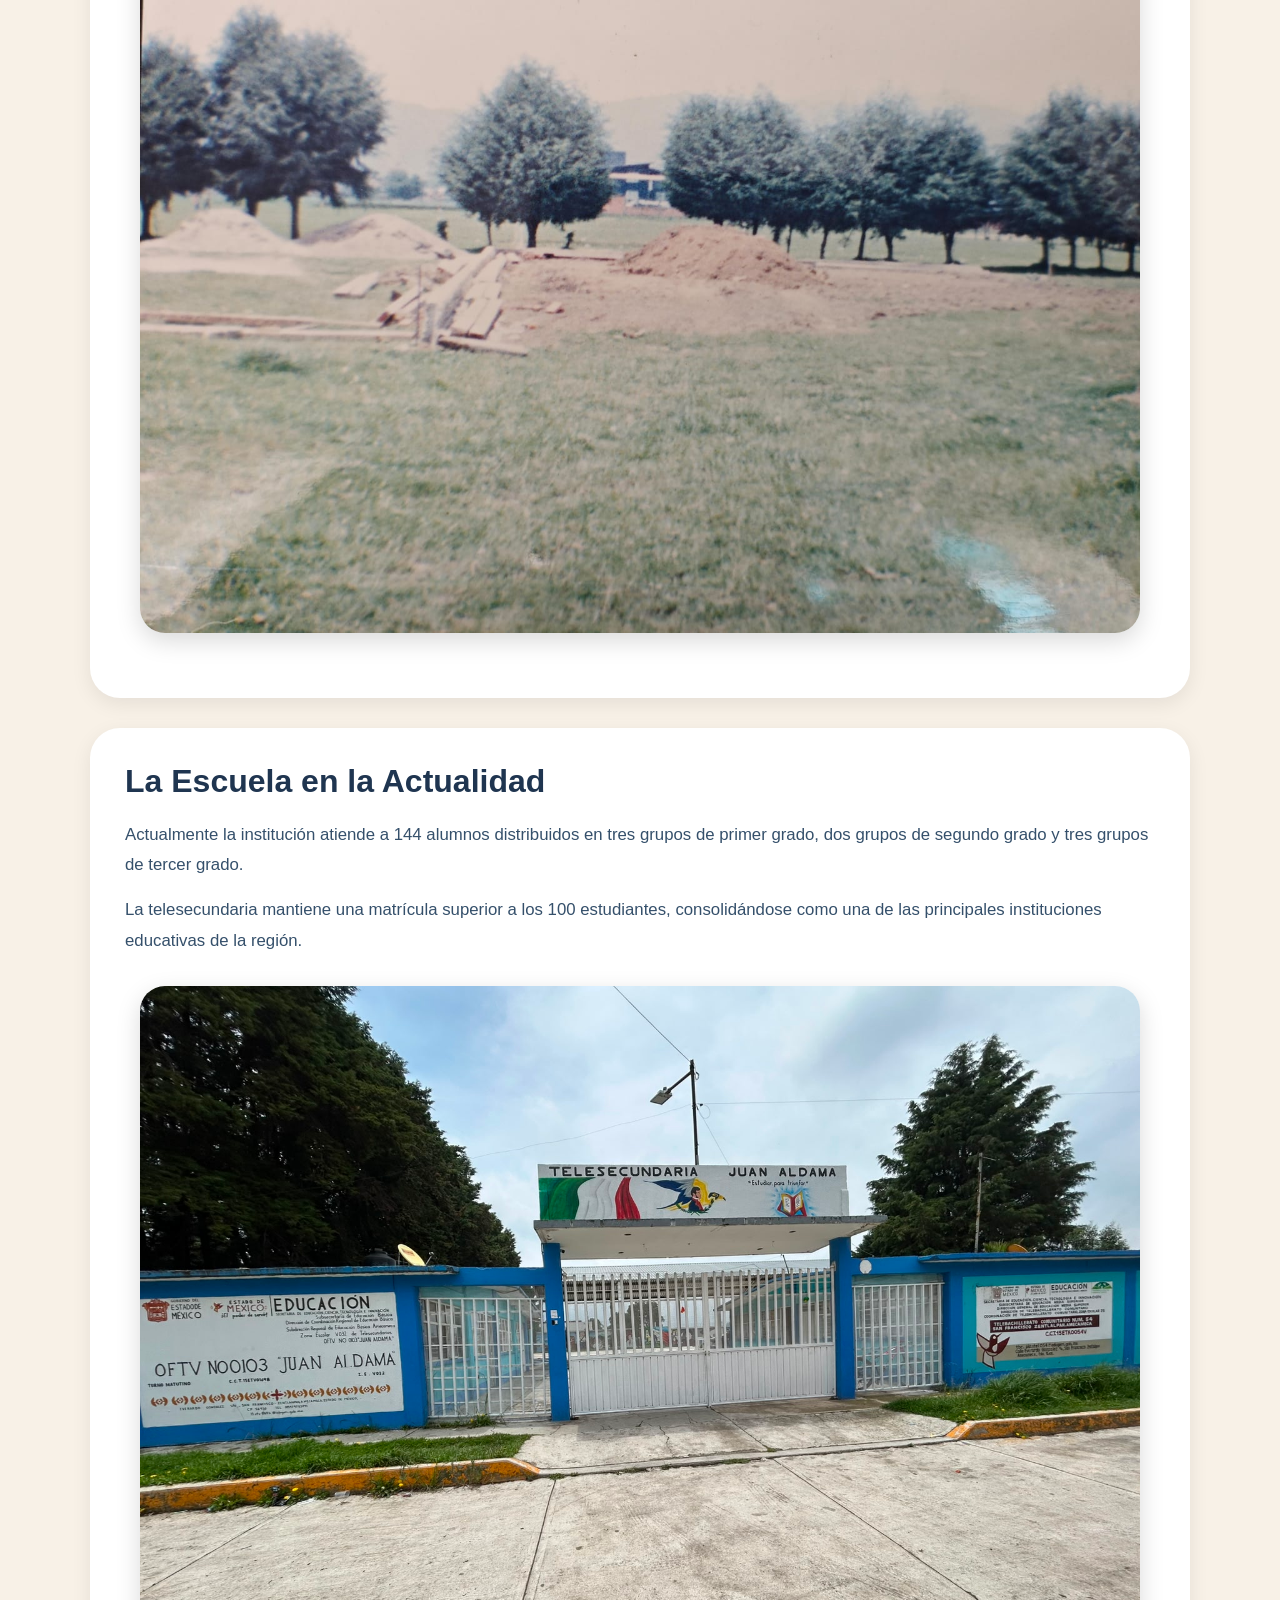
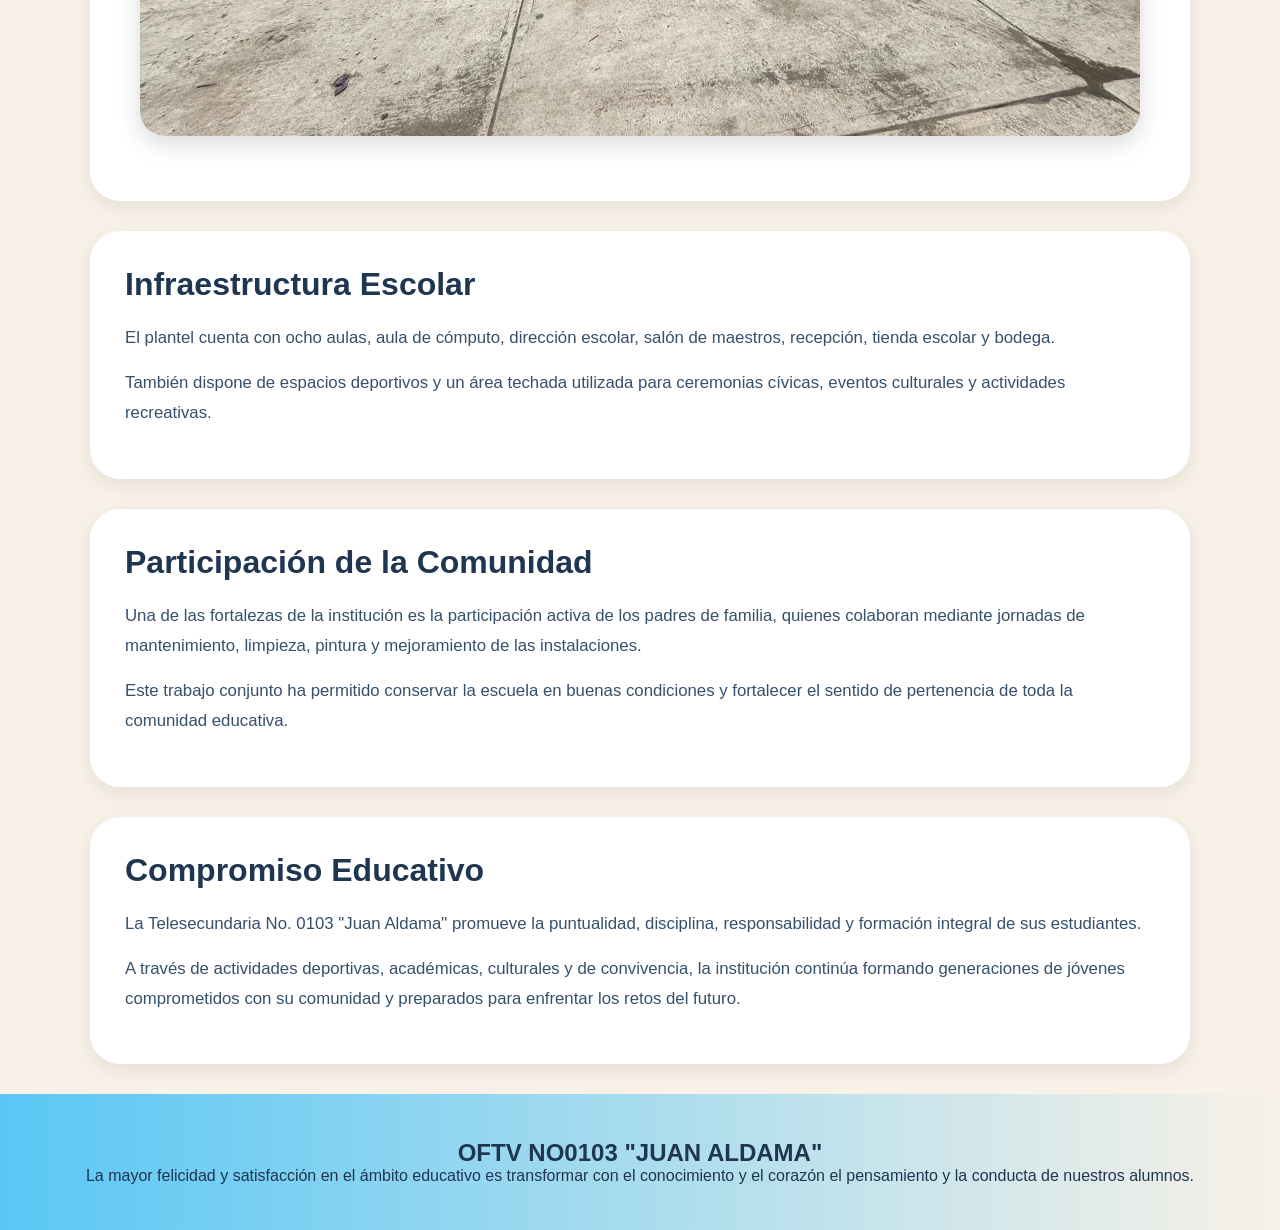
<file: historia.html>
<!doctype html>
<html lang="es">
<head>
    <meta charset="utf-8">
    <meta name="viewport" content="width=device-width,initial-scale=1">

    <!-- Título de la pestaña del navegador -->
    <title>Historia de la Escuela | OFTV No. 0103 "Juan Aldama"</title>

    <!-- Descripción SEO -->
    <meta name="description" content="Historia y evolución de la Telesecundaria OFTV No. 0103 Juan Aldama desde su fundación hasta la actualidad.">

    <!-- Estilos principales -->
    <link rel="stylesheet" href="styles.css">
</head>

<body>

<!-- LOGO PRINCIPAL -->
<div class="top">
    <img src="assets/logo_transparent.jpeg" alt="Logo de la Telesecundaria">
</div>

<!-- MENÚ LATERAL -->
<div id="sidebar" class="sidebar">
    <a href="index.html">Inicio</a>
    <a href="acerca.html">Acerca de la telesecundaria</a>
    <a href="historia.html">Historia</a>
    <a href="oferta.html">Oferta educativa</a>
    <a href="noticias.html">Noticias y avisos</a>
    <a href="politicas.html">Políticas y reglamentos</a>
    <a href="galeria.html">Imágenes de la escuela</a>
    <a href="docentes.html">Plantilla docente</a>
</div>

<!-- BARRA SUPERIOR -->
<header>
    <div class="row">
        <!-- Botón para abrir/cerrar menú en celular -->
        <button class="btn" onclick="toggleMenu()">☰</button>

        <div class="title">OFTV NO 0103 "JUAN ALDAMA"</div>
    </div>
</header>

<!-- ESTADÍSTICAS HISTÓRICAS -->
<div class="stats-grid">

    <div class="stat-card">
        <h3>Fundación</h3>
        <p>1983</p>
    </div>

    <div class="stat-card">
        <h3>Primer grupo</h3>
        <p>10 alumnos</p>
    </div>

    <div class="stat-card">
        <h3>Matrícula actual</h3>
        <p>144 alumnos</p>
    </div>

    <div class="stat-card">
        <h3>Años de servicio</h3>
        <p>Más de 40 años</p>
    </div>

</div>

<!-- ORIGEN DE LA ESCUELA -->
<div class="info-box">

    <h2>Origen de la Telesecundaria</h2>

    <p>
        Los inicios de la escuela telesecundaria en México se remontan a la década de los años
        sesenta, periodo en el que las transformaciones sociales, políticas y culturales tuvieron
        un gran impacto en el ámbito educativo nacional.
    </p>

    <p>
        Después de una fase experimental mediante circuito cerrado, en 1968 se implementó
        oficialmente el modelo de Telesecundaria utilizando la televisión como herramienta
        educativa para ampliar el acceso a la educación secundaria en todo el país.
    </p>

</div>

<!-- FUNDACIÓN -->
<div class="info-box">

    <h2>Fundación de la Escuela</h2>

    <h3>1983</h3>

    <p>
        La Escuela Telesecundaria No. 0103 "Juan Aldama" inició actividades en el año de 1983
        en la comunidad de San Francisco Zentlalpan, Amecameca, Estado de México.
    </p>

    <p>
        Sus primeras clases se impartieron en una casa particular con un solo docente y un grupo
        de primer grado integrado por 10 alumnos.
    </p>

    <h3>1985 - 1986</h3>

    <p>
        La matrícula escolar continuó creciendo y se incorporaron dos docentes más, permitiendo
        contar con un maestro para cada grado escolar.
    </p>

    <p>
        Durante este periodo las actividades continuaron realizándose en la vivienda prestada
        generosamente por el señor Víctor Tamaríz.
    </p>

    <!-- Imágenes históricas -->
    <img src="assets/historia4.jpeg" alt="Primeros alumnos de la institución" class="section-img">
    <img src="assets/historia2.jpeg" alt="Generación egresada" class="section-img">

</div>

<!-- CONSTRUCCIÓN -->
<div class="info-box">

    <h2>Construcción del Plantel</h2>

    <h3>1986 - 1987</h3>

    <p>
        La escuela fue trasladada a la colonia Santa Cruz, donde se utilizaron espacios
        que originalmente eran construidos por integrantes de la liga de fútbol local.
    </p>

    <p>
        Gracias al apoyo de la comunidad, estos espacios fueron habilitados para impartir clases
        mientras se gestionaba un edificio escolar propio.
    </p>

    <h3>1990</h3>

    <p>
        Finalmente, en febrero de 1990 fue entregado oficialmente el edificio escolar,
        construido con la participación de la Presidencia Municipal, padres de familia
        y habitantes de la comunidad.
    </p>

    <img src="assets/historia3.jpeg" alt="Construcción de la escuela" class="section-img">

</div>

<!-- ACTUALIDAD -->
<div class="info-box">

    <h2>La Escuela en la Actualidad</h2>

    <p>
        Actualmente la institución atiende a 144 alumnos distribuidos en tres grupos de primer
        grado, dos grupos de segundo grado y tres grupos de tercer grado.
    </p>

    <p>
        La telesecundaria mantiene una matrícula superior a los 100 estudiantes,
        consolidándose como una de las principales instituciones educativas de la región.
    </p>

    <img src="assets/F17.jpeg" alt="Escuela en la actualidad" class="section-img">

</div>

<!-- INFRAESTRUCTURA -->
<div class="info-box">

    <h2>Infraestructura Escolar</h2>

    <p>
        El plantel cuenta con ocho aulas, aula de cómputo, dirección escolar,
        salón de maestros, recepción, tienda escolar y bodega.
    </p>

    <p>
        También dispone de espacios deportivos y un área techada utilizada para
        ceremonias cívicas, eventos culturales y actividades recreativas.
    </p>

</div>

<!-- COMUNIDAD -->
<div class="info-box">

    <h2>Participación de la Comunidad</h2>

    <p>
        Una de las fortalezas de la institución es la participación activa de los padres
        de familia, quienes colaboran mediante jornadas de mantenimiento, limpieza,
        pintura y mejoramiento de las instalaciones.
    </p>

    <p>
        Este trabajo conjunto ha permitido conservar la escuela en buenas condiciones
        y fortalecer el sentido de pertenencia de toda la comunidad educativa.
    </p>

</div>

<!-- COMPROMISO -->
<div class="info-box">

    <h2>Compromiso Educativo</h2>

    <p>
        La Telesecundaria No. 0103 "Juan Aldama" promueve la puntualidad, disciplina,
        responsabilidad y formación integral de sus estudiantes.
    </p>

    <p>
        A través de actividades deportivas, académicas, culturales y de convivencia,
        la institución continúa formando generaciones de jóvenes comprometidos con
        su comunidad y preparados para enfrentar los retos del futuro.
    </p>

</div>

<!-- PIE DE PÁGINA -->
<footer>
    <h2>OFTV NO0103 "JUAN ALDAMA"</h2>
    <p>
        La mayor felicidad y satisfacción en el ámbito educativo es transformar con el conocimiento
        y el corazón el pensamiento y la conducta de nuestros alumnos.
    </p>
</footer>

<script src="script.js"></script>

</body>
</html>
</file>
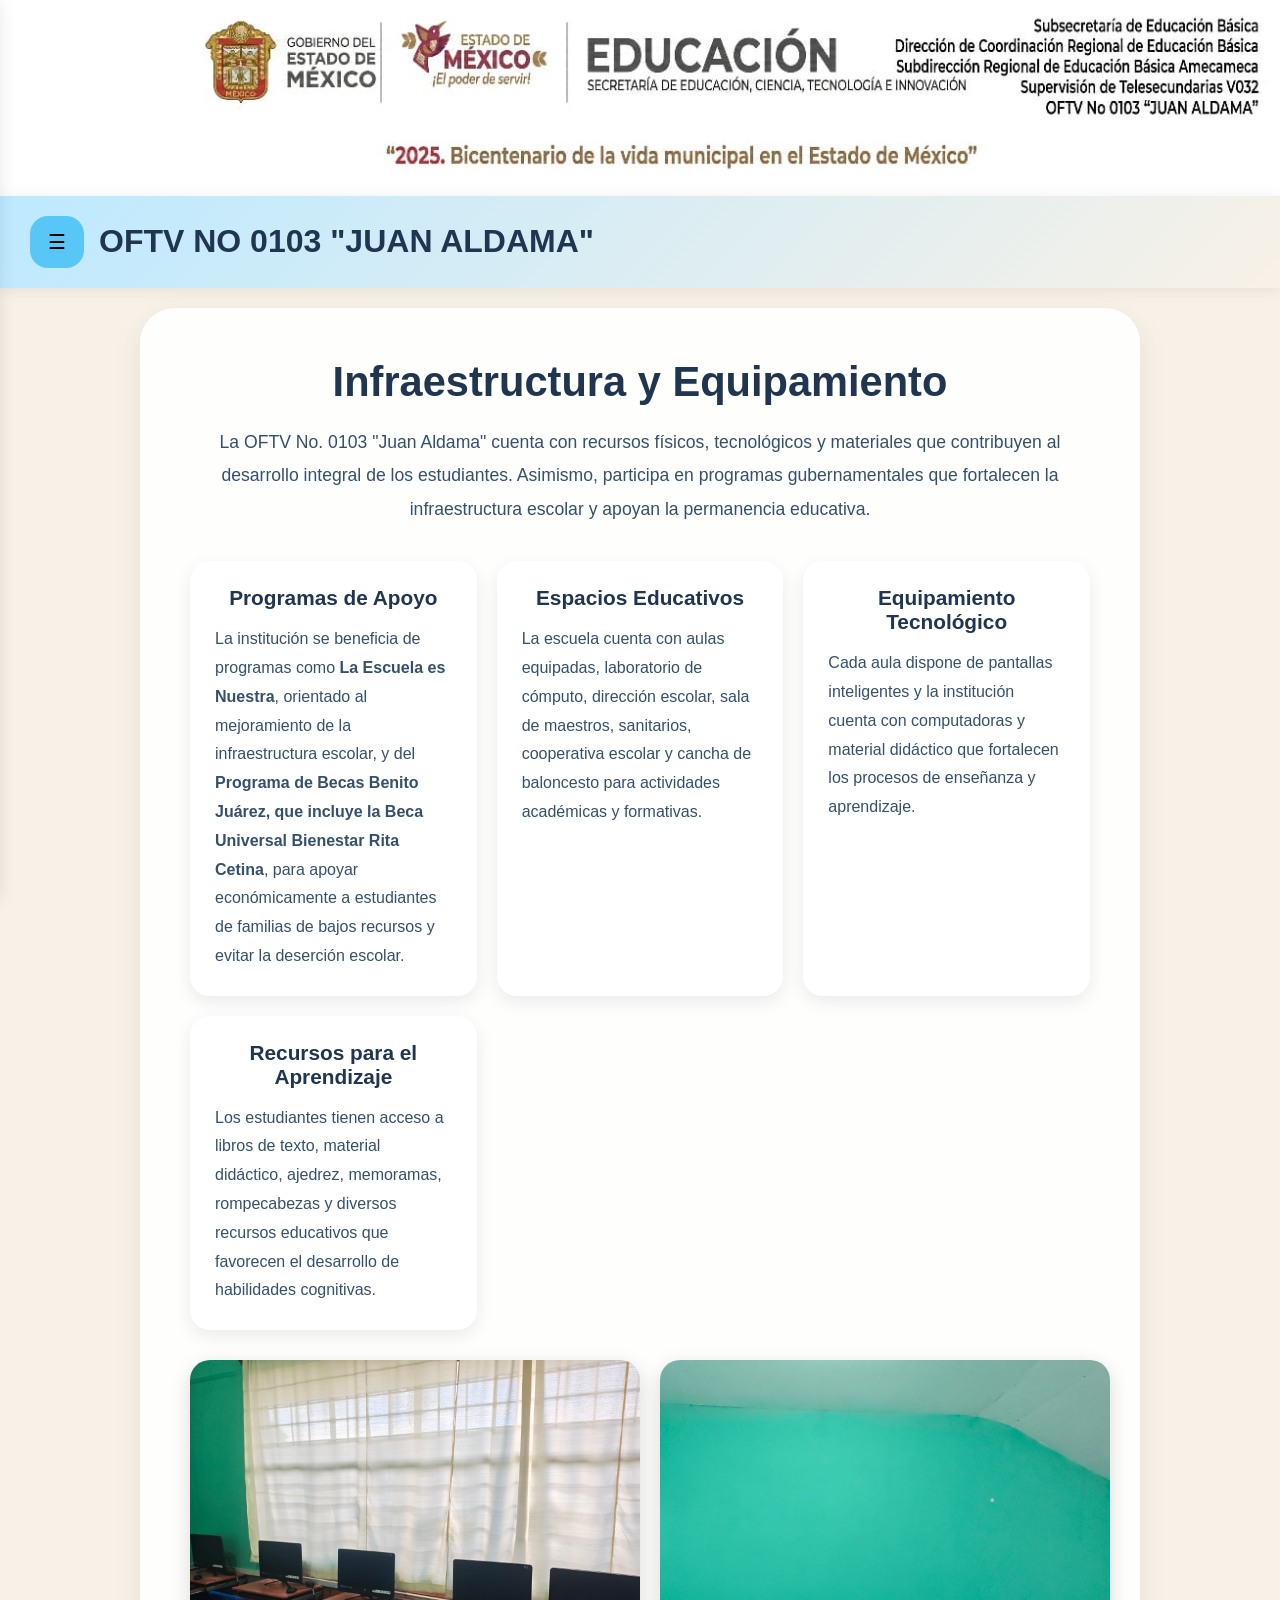
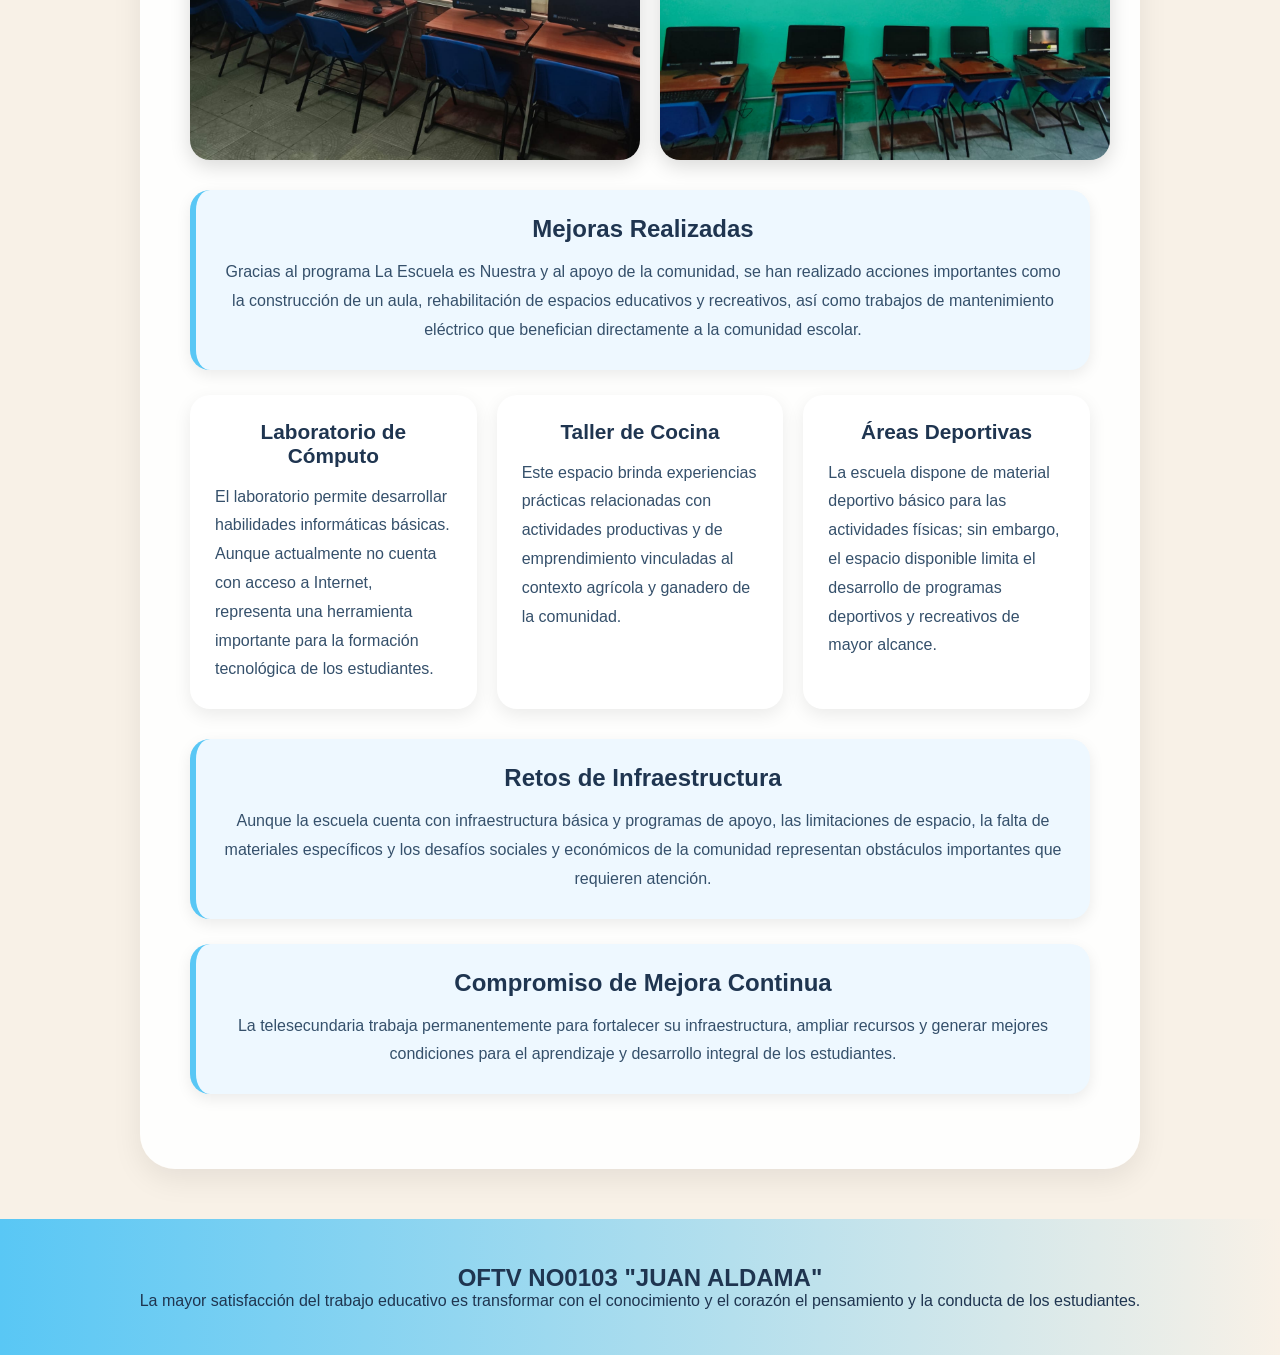
<file: infraestructura.html>
<!doctype html>
<html lang="es">
<head>
    <meta charset="utf-8">
    <meta name="viewport" content="width=device-width,initial-scale=1">

    <!-- Título de la pestaña -->
    <title>Infraestructura y Equipamiento | OFTV No. 0103 "Juan Aldama"</title>

    <!-- Descripción SEO -->
    <meta name="description" content="Conoce las instalaciones, aulas, laboratorio de cómputo, equipamiento y recursos educativos de la Telesecundaria OFTV No. 0103 Juan Aldama.">

    <!-- Estilos principales -->
    <link rel="stylesheet" href="styles.css">
</head>

<body>

<!-- LOGO INSTITUCIONAL -->
<div class="top">
    <img src="assets/logo_transparent.jpeg" alt="Logo de la Telesecundaria">
</div>

<!-- MENÚ LATERAL -->
<div id="sidebar" class="sidebar">
    <a href="index.html">Inicio</a>
    <a href="acerca.html">Acerca de la telesecundaria</a>
    <a href="oferta.html">Oferta educativa</a>
    <a href="noticias.html">Noticias y avisos</a>
    <a href="politicas.html">Políticas y reglamentos</a>
    <a href="galeria.html">Imágenes de la escuela</a>
    <a href="docentes.html">Plantilla docente</a>
</div>

<!-- ENCABEZADO -->
<header>
    <div class="row">
        <!-- Botón menú móvil -->
        <button class="btn" onclick="toggleMenu()">☰</button>

        <div class="title">OFTV NO 0103 "JUAN ALDAMA"</div>
    </div>
</header>

<!-- SECCIÓN PRINCIPAL -->
<section class="hero">

<div class="hero-card">

<h1>Infraestructura y Equipamiento</h1>

<!-- INTRODUCCIÓN -->
<p class="practicas-intro">
La OFTV No. 0103 "Juan Aldama" cuenta con recursos físicos, tecnológicos y materiales que contribuyen al desarrollo integral de los estudiantes. Asimismo, participa en programas gubernamentales que fortalecen la infraestructura escolar y apoyan la permanencia educativa.
</p>

<!-- PROGRAMAS -->
<div class="practicas-grid">

<div class="practica-card">
<h3>Programas de Apoyo</h3>

<p>
La institución se beneficia de programas como <strong>La Escuela es Nuestra</strong>, orientado al mejoramiento de la infraestructura escolar, y del <strong>Programa de Becas Benito Juárez, que incluye la Beca Universal Bienestar Rita Cetina</strong>, para apoyar económicamente a estudiantes de familias de bajos recursos y evitar la deserción escolar.
</p>

</div>

<div class="practica-card">
<h3>Espacios Educativos</h3>

<p>
La escuela cuenta con aulas equipadas, laboratorio de cómputo, dirección escolar, sala de maestros, sanitarios, cooperativa escolar y cancha de baloncesto para actividades académicas y formativas.
</p>

</div>

<div class="practica-card">
<h3>Equipamiento Tecnológico</h3>

<p>
Cada aula dispone de pantallas inteligentes y la institución cuenta con computadoras y material didáctico que fortalecen los procesos de enseñanza y aprendizaje.
</p>

</div>

<div class="practica-card">
<h3>Recursos para el Aprendizaje</h3>

<p>
Los estudiantes tienen acceso a libros de texto, material didáctico, ajedrez, memoramas, rompecabezas y diversos recursos educativos que favorecen el desarrollo de habilidades cognitivas.
</p>

</div>

<!-- IMÁGENES -->
<div class="infraestructura-imgs">
    <img src="assets/computo1 (1).jpeg" alt="Laboratorio de cómputo">
    <img src="assets/computo2.jpeg" alt="Equipamiento tecnológico">
</div>

</div>

<!-- MEJORAS -->
<div class="destacado-box">

<h3>Mejoras Realizadas</h3>

<p>
Gracias al programa La Escuela es Nuestra y al apoyo de la comunidad, se han realizado acciones importantes como la construcción de un aula, rehabilitación de espacios educativos y recreativos, así como trabajos de mantenimiento eléctrico que benefician directamente a la comunidad escolar.
</p>

</div>

<!-- OTROS ESPACIOS -->
<div class="practicas-grid">

<div class="practica-card">
<h3>Laboratorio de Cómputo</h3>

<p>
El laboratorio permite desarrollar habilidades informáticas básicas. Aunque actualmente no cuenta con acceso a Internet, representa una herramienta importante para la formación tecnológica de los estudiantes.
</p>

</div>

<div class="practica-card">
<h3>Taller de Cocina</h3>

<p>
Este espacio brinda experiencias prácticas relacionadas con actividades productivas y de emprendimiento vinculadas al contexto agrícola y ganadero de la comunidad.
</p>

</div>

<div class="practica-card">
<h3>Áreas Deportivas</h3>

<p>
La escuela dispone de material deportivo básico para las actividades físicas; sin embargo, el espacio disponible limita el desarrollo de programas deportivos y recreativos de mayor alcance.
</p>

</div>

</div>

<!-- RETOS -->
<div class="destacado-box">

<h3>Retos de Infraestructura</h3>

<p>
Aunque la escuela cuenta con infraestructura básica y programas de apoyo, las limitaciones de espacio, la falta de materiales específicos y los desafíos sociales y económicos de la comunidad representan obstáculos importantes que requieren atención.
</p>

</div>

<!-- COMPROMISO -->
<div class="destacado-box">

<h3>Compromiso de Mejora Continua</h3>

<p>
La telesecundaria trabaja permanentemente para fortalecer su infraestructura, ampliar recursos y generar mejores condiciones para el aprendizaje y desarrollo integral de los estudiantes.
</p>

</div>

</div>

</section>

<!-- PIE DE PÁGINA -->
<footer>
<h2>OFTV NO0103 "JUAN ALDAMA"</h2>

<p>
La mayor satisfacción del trabajo educativo es transformar con el conocimiento y el corazón el pensamiento y la conducta de los estudiantes.
</p>
</footer>

<script src="script.js"></script>

</body>
</html>
</file>
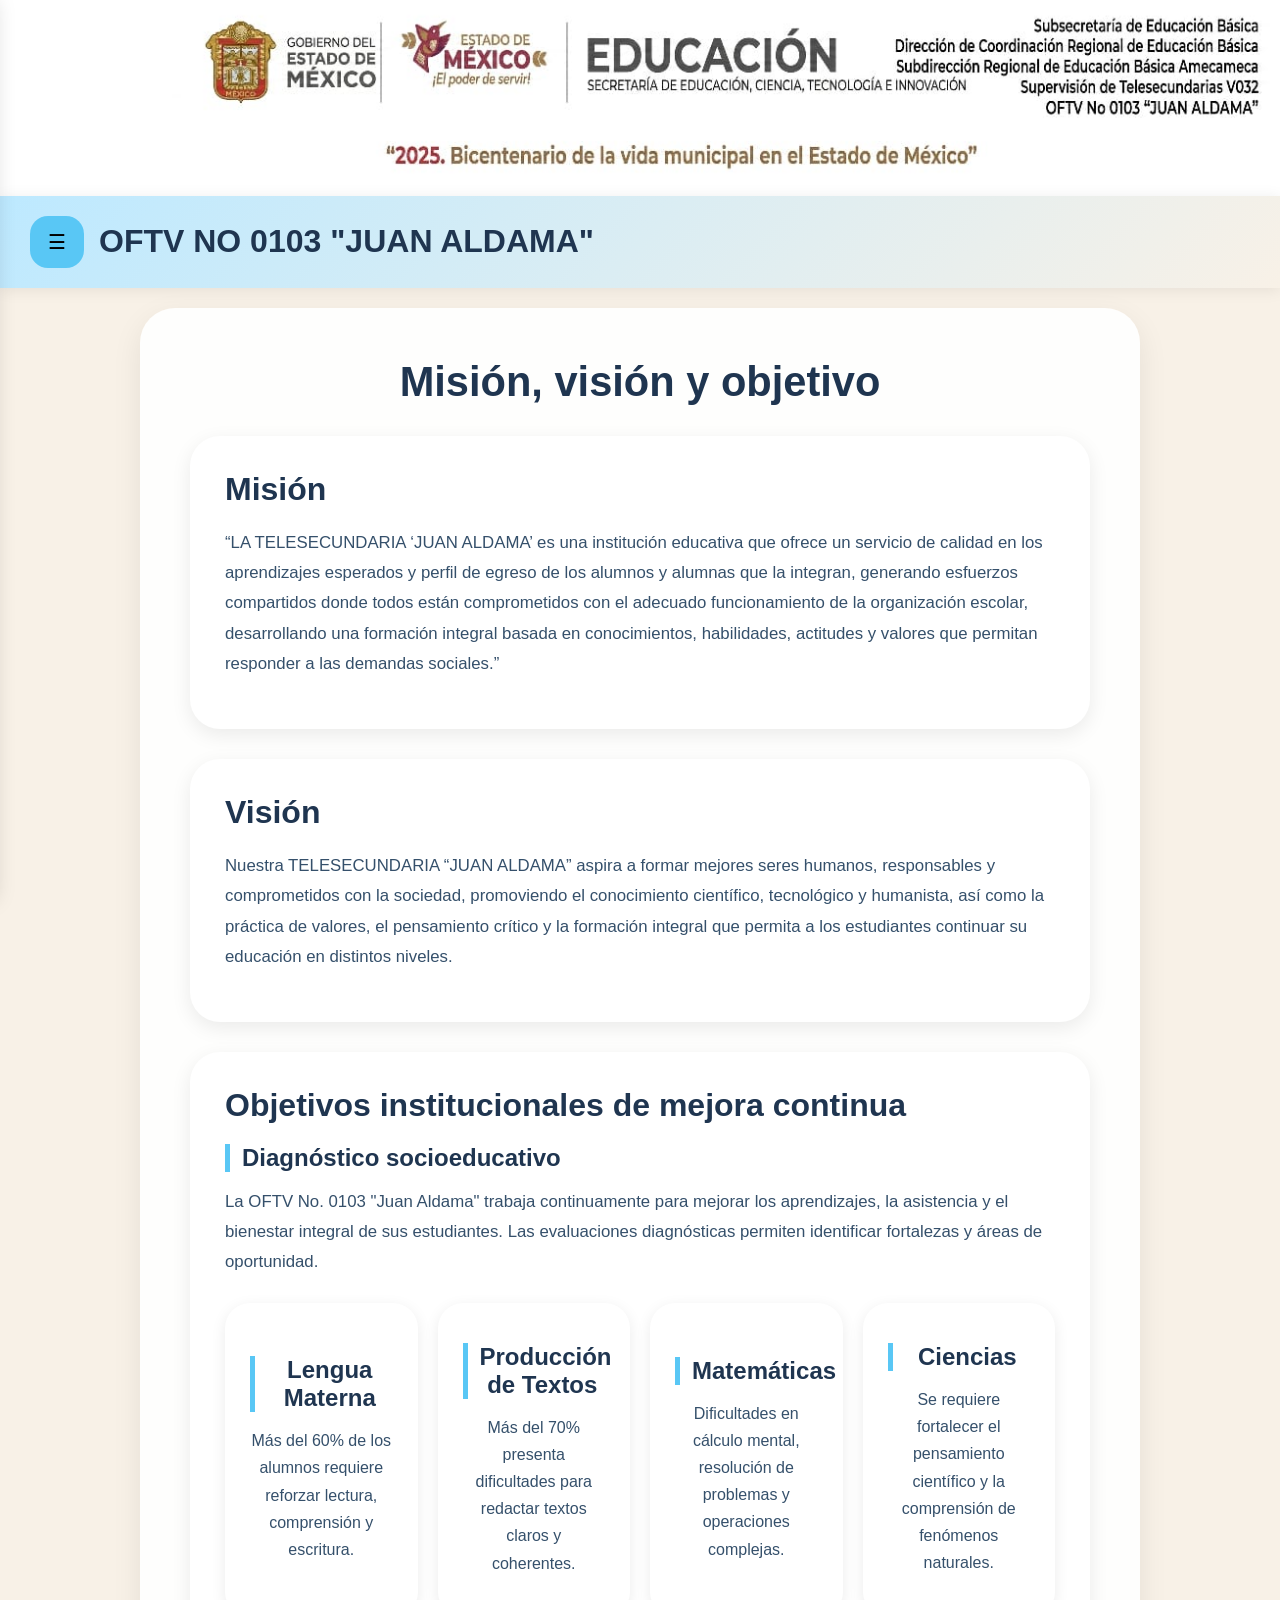
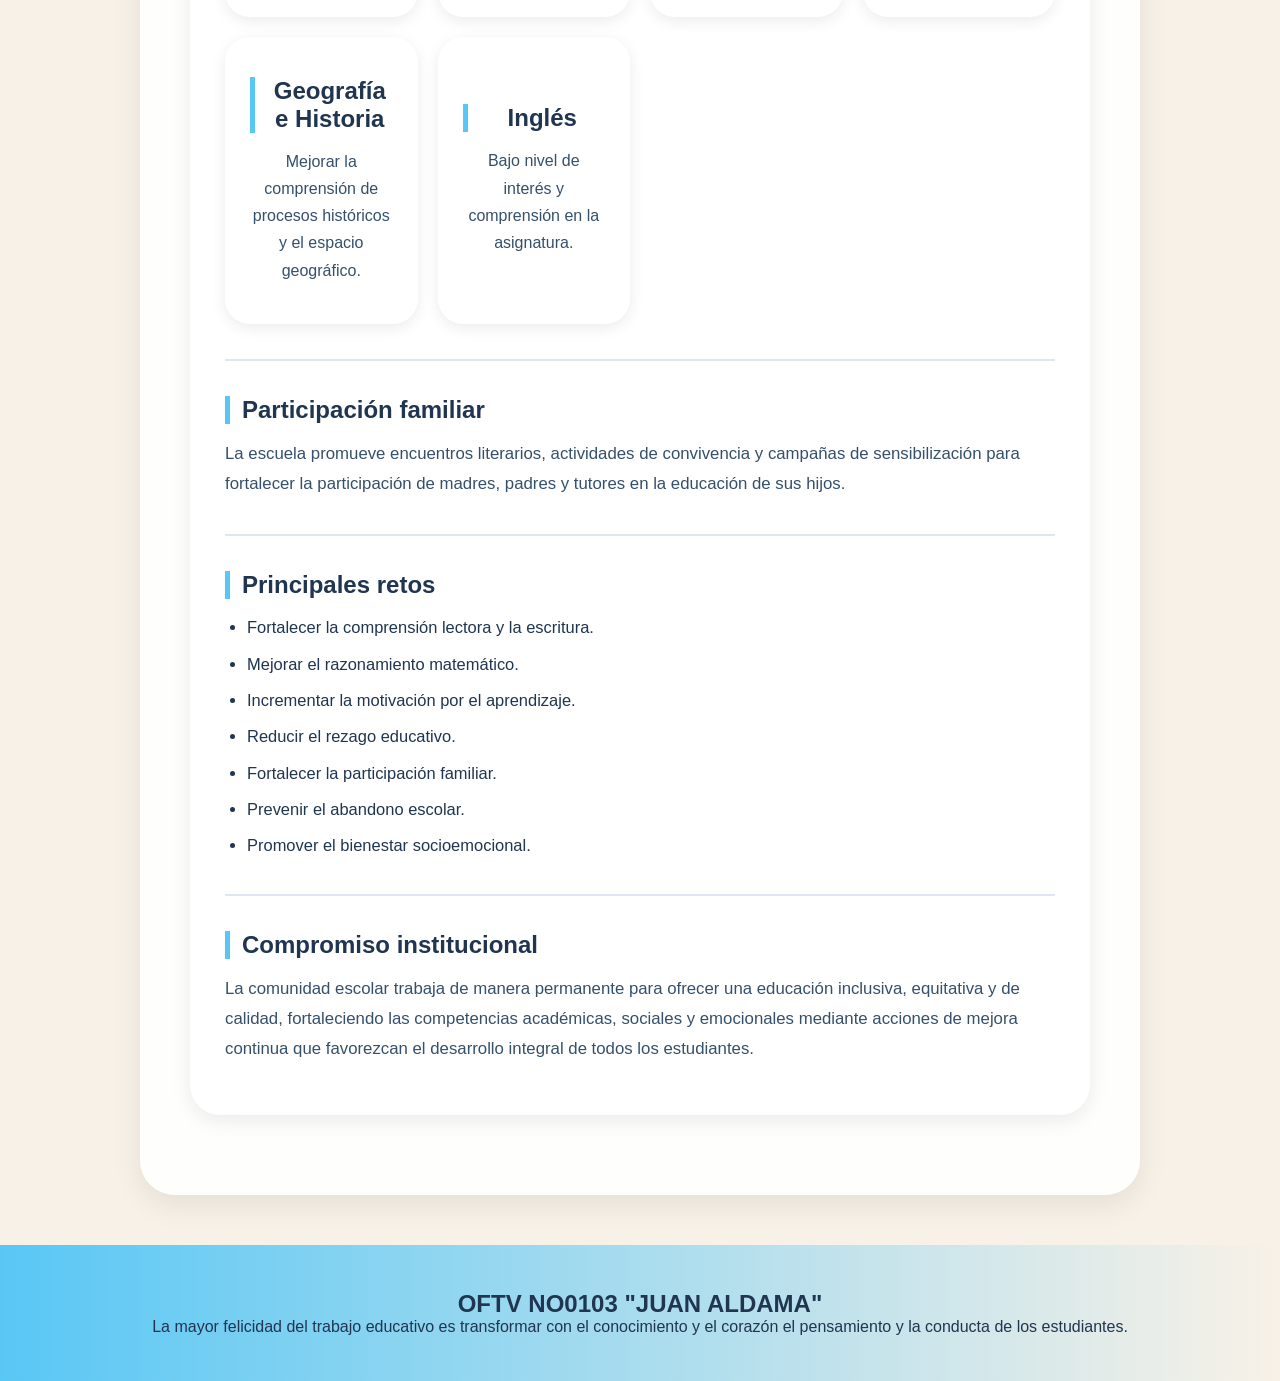
<file: mision.html>
<!doctype html>
<html lang="es">
<head>
    <meta charset="utf-8">
    <meta name="viewport" content="width=device-width,initial-scale=1">

    <!-- Título de pestaña del navegador -->
    <title>Misión, Visión y Objetivos | OFTV No. 0103 "Juan Aldama"</title>

    <!-- Descripción SEO -->
    <meta name="description" content="Misión, visión y objetivos institucionales que orientan el trabajo educativo de la Telesecundaria OFTV No. 0103 Juan Aldama.">

    <!-- Estilos principales -->
    <link rel="stylesheet" href="styles.css">
</head>

<body>

<!-- LOGO INSTITUCIONAL -->
<div class="top">
    <img src="assets/logo_transparent.jpeg" alt="Logo de la Telesecundaria">
</div>

<!-- MENÚ LATERAL -->
<div id="sidebar" class="sidebar">
    <a href="index.html">Inicio</a>
    <a href="acerca.html">Acerca de la telesecundaria</a>
    <a href="oferta.html">Oferta educativa</a>
    <a href="noticias.html">Noticias y avisos</a>
    <a href="politicas.html">Políticas y reglamentos</a>
    <a href="galeria.html">Imágenes de la escuela</a>
    <a href="docentes.html">Plantilla docente</a>
</div>

<!-- ENCABEZADO -->
<header>
    <div class="row">
        <!-- Botón menú móvil -->
        <button class="btn" onclick="toggleMenu()">☰</button>

        <div class="title">OFTV NO 0103 "JUAN ALDAMA"</div>
    </div>
</header>

<!-- CONTENIDO PRINCIPAL -->
<section class="hero">
<div class="hero-card">

<h1>Misión, visión y objetivo</h1>

<!-- MISIÓN -->
<div class="info-box">
  <h2>Misión</h2>
  <p>
    “LA TELESECUNDARIA ‘JUAN ALDAMA’ es una institución educativa que ofrece un servicio de calidad en los aprendizajes esperados y perfil de egreso de los alumnos y alumnas que la integran, generando esfuerzos compartidos donde todos están comprometidos con el adecuado funcionamiento de la organización escolar, desarrollando una formación integral basada en conocimientos, habilidades, actitudes y valores que permitan responder a las demandas sociales.”
  </p>
</div>

<!-- VISIÓN -->
<div class="info-box">
  <h2>Visión</h2>
  <p>
    Nuestra TELESECUNDARIA “JUAN ALDAMA” aspira a formar mejores seres humanos, responsables y comprometidos con la sociedad, promoviendo el conocimiento científico, tecnológico y humanista, así como la práctica de valores, el pensamiento crítico y la formación integral que permita a los estudiantes continuar su educación en distintos niveles.
  </p>
</div>

<!-- OBJETIVOS -->
<div class="info-box">

    <h2>Objetivos institucionales de mejora continua</h2>

    <!-- DIAGNÓSTICO -->
    <h3>Diagnóstico socioeducativo</h3>

    <p>
        La OFTV No. 0103 "Juan Aldama" trabaja continuamente para mejorar los aprendizajes, la asistencia y el bienestar integral de sus estudiantes. Las evaluaciones diagnósticas permiten identificar fortalezas y áreas de oportunidad.
    </p>

    <!-- ÁREAS -->
    <div class="stats-grid">

        <div class="stat-card">
            <h3>Lengua Materna</h3>
            <p>Más del 60% de los alumnos requiere reforzar lectura, comprensión y escritura.</p>
        </div>

        <div class="stat-card">
            <h3>Producción de Textos</h3>
            <p>Más del 70% presenta dificultades para redactar textos claros y coherentes.</p>
        </div>

        <div class="stat-card">
            <h3>Matemáticas</h3>
            <p>Dificultades en cálculo mental, resolución de problemas y operaciones complejas.</p>
        </div>

        <div class="stat-card">
            <h3>Ciencias</h3>
            <p>Se requiere fortalecer el pensamiento científico y la comprensión de fenómenos naturales.</p>
        </div>

        <div class="stat-card">
            <h3>Geografía e Historia</h3>
            <p>Mejorar la comprensión de procesos históricos y el espacio geográfico.</p>
        </div>

        <div class="stat-card">
            <h3>Inglés</h3>
            <p>Bajo nivel de interés y comprensión en la asignatura.</p>
        </div>

    </div>

    <hr>

    <!-- PARTICIPACIÓN FAMILIAR -->
    <h3>Participación familiar</h3>

    <p>
        La escuela promueve encuentros literarios, actividades de convivencia y campañas de sensibilización para fortalecer la participación de madres, padres y tutores en la educación de sus hijos.
    </p>

    <hr>

    <!-- RETOS -->
    <h3>Principales retos</h3>

    <ul class="objetivos">
        <li>Fortalecer la comprensión lectora y la escritura.</li>
        <li>Mejorar el razonamiento matemático.</li>
        <li>Incrementar la motivación por el aprendizaje.</li>
        <li>Reducir el rezago educativo.</li>
        <li>Fortalecer la participación familiar.</li>
        <li>Prevenir el abandono escolar.</li>
        <li>Promover el bienestar socioemocional.</li>
    </ul>

    <hr>

    <!-- COMPROMISO -->
    <h3>Compromiso institucional</h3>

    <p>
        La comunidad escolar trabaja de manera permanente para ofrecer una educación inclusiva, equitativa y de calidad, fortaleciendo las competencias académicas, sociales y emocionales mediante acciones de mejora continua que favorezcan el desarrollo integral de todos los estudiantes.
    </p>

</div>
</div>
</section>
<!-- PIE DE PÁGINA -->
<footer>
    <h2>OFTV NO0103 "JUAN ALDAMA"</h2>
    <p>
        La mayor felicidad del trabajo educativo es transformar con el conocimiento y el corazón el pensamiento y la conducta de los estudiantes.
    </p>
</footer>

<script src="script.js"></script>

</body>
</html>
</file>
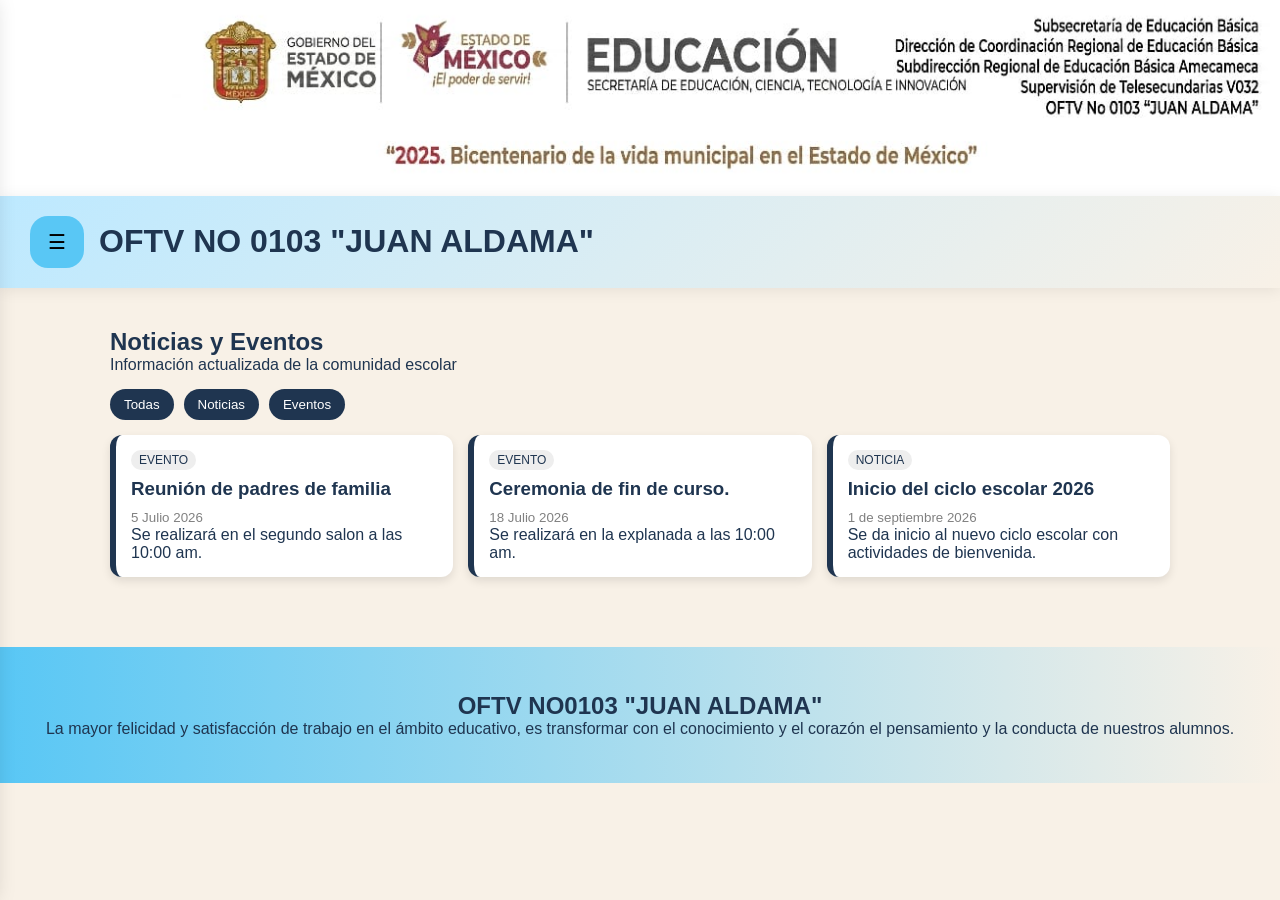
<file: noticias.html>
<!doctype html>
<html lang="es">
<head>
<meta charset="utf-8">
<meta name="viewport" content="width=device-width,initial-scale=1">
<title>Noticias y Avisos | OFTV No. 0103 Juan Aldama</title>

<meta name="description" content="Noticias y eventos escolares">

<link rel="stylesheet" href="styles.css">
</head>

<body>

<div class="top">
  <img src="assets/logo_transparent.jpeg" alt="Logo escuela">
</div>

<header>
  <div class="row">
    <button class="btn" onclick="toggleMenu()">☰</button>
    <div class="title">OFTV NO 0103 "JUAN ALDAMA"</div>
  </div>
</header>

<!-- SIDEBAR -->
<div id="sidebar" class="sidebar">
  <a href="index.html">Inicio</a>
  <a href="acerca.html">Acerca de la telesecundaria</a>
  <a href="oferta.html">Oferta educativa</a>
  <a href="noticias.html">Noticias y avisos</a>
  <a href="politicas.html">Políticas y reglamentos</a>
  <a href="galeria.html">Imagenes de la escuela</a>
  <a href="docentes.html">Plantilla docente</a>
</div>

<!-- HERO -->
<section class="news-section">
  <div class="news-card">

    <h1>Noticias y Eventos</h1>
    <p>Información actualizada de la comunidad escolar</p>

    <div class="news-tabs">
      <button onclick="filtrar('todas')">Todas</button>
      <button onclick="filtrar('noticia')">Noticias</button>
      <button onclick="filtrar('evento')">Eventos</button>
    </div>

    <div id="news-container" class="news-grid"></div>

  </div>
</section>
<footer>
  <h2>OFTV NO0103 "JUAN ALDAMA"</h2>
  <p>La mayor felicidad y satisfacción de trabajo en el ámbito educativo,
        es transformar con el conocimiento y el corazón el pensamiento y la conducta de nuestros alumnos.
    </p>
</footer>

<script src="script.js"></script>
</body>
</html>
</file>
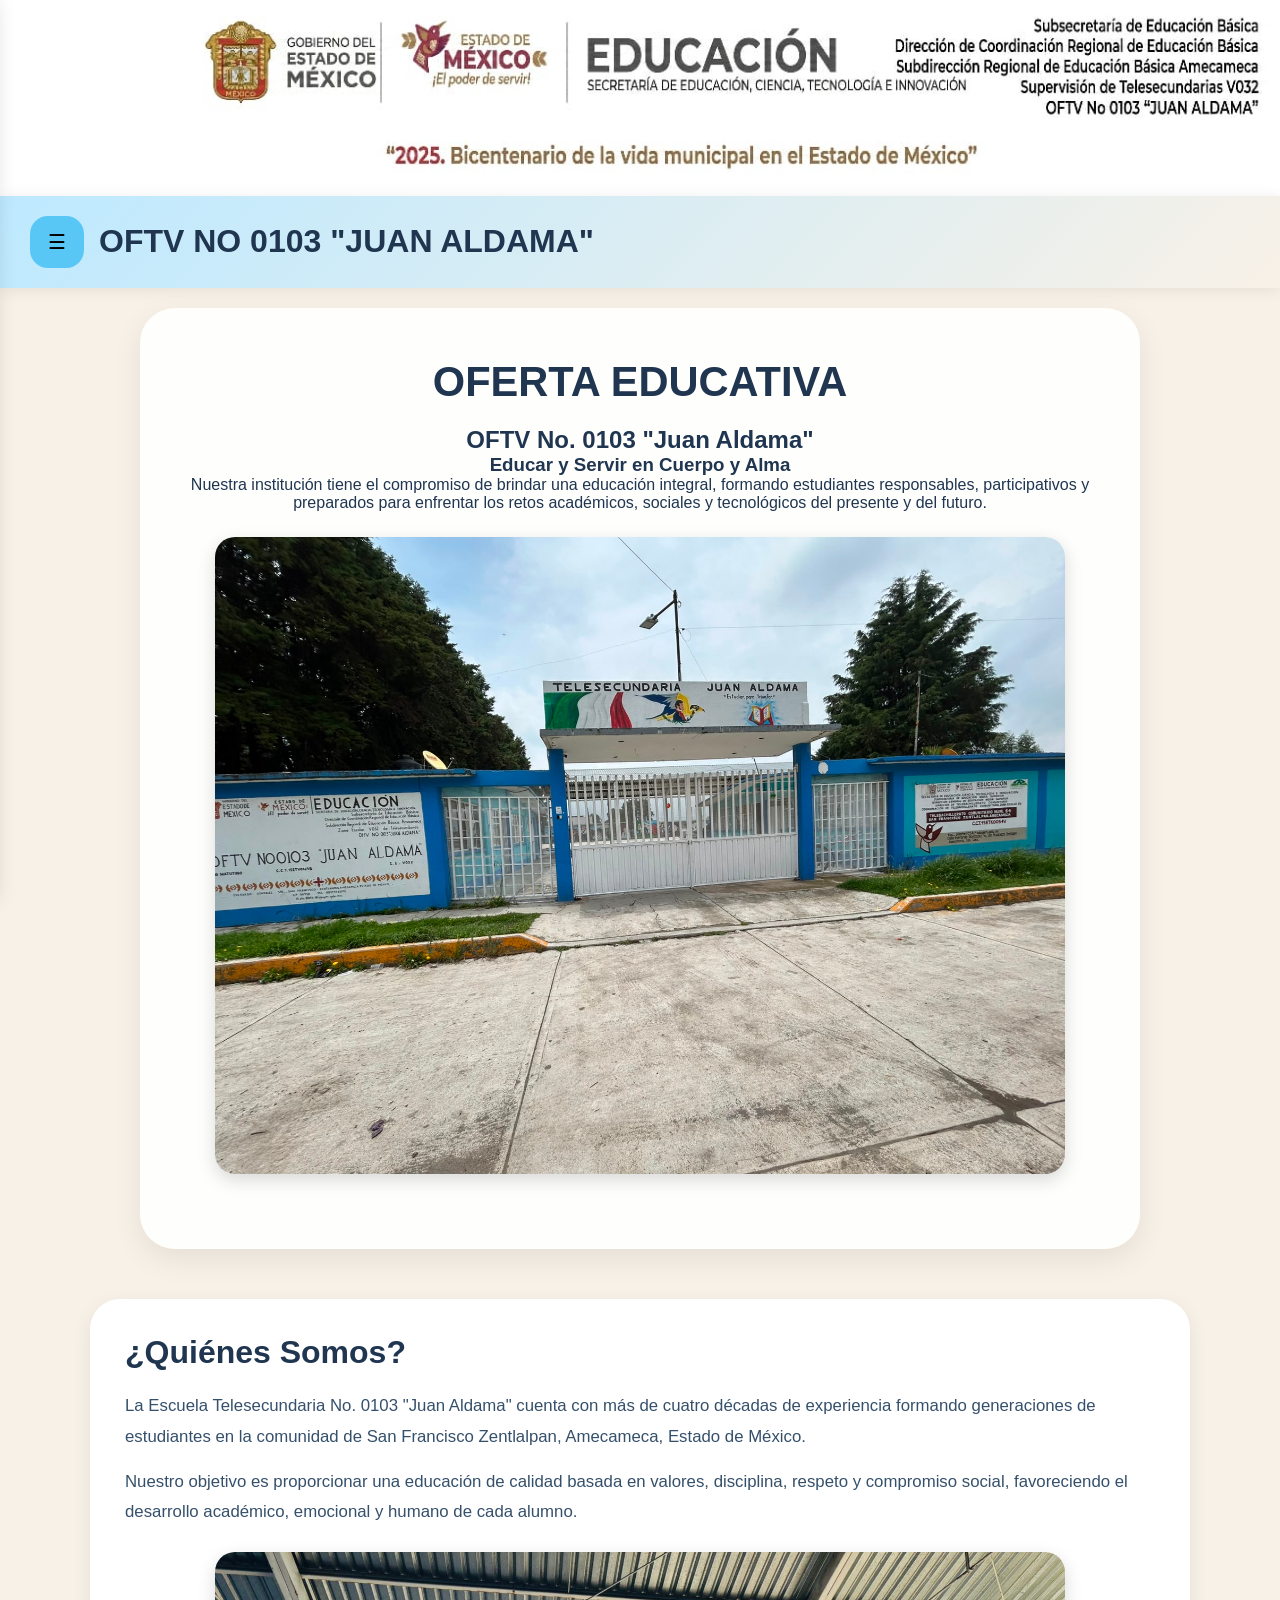
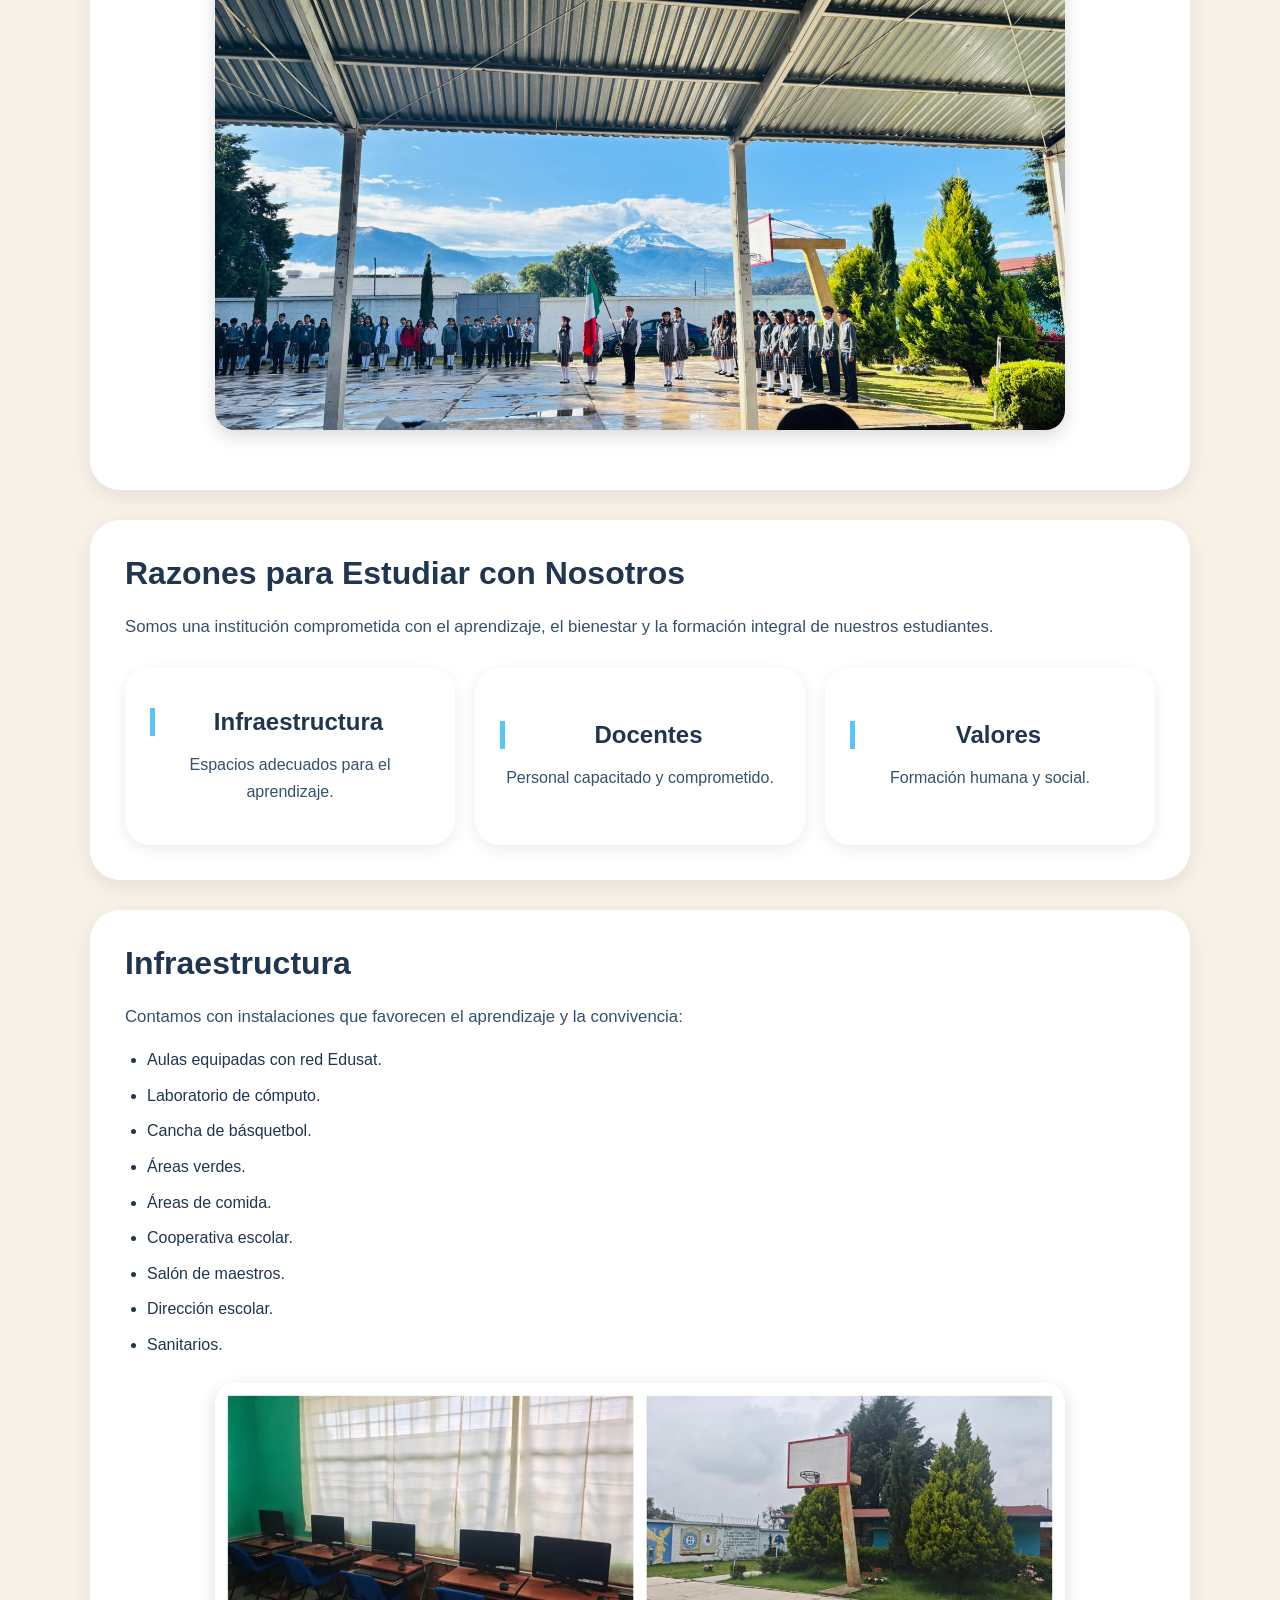
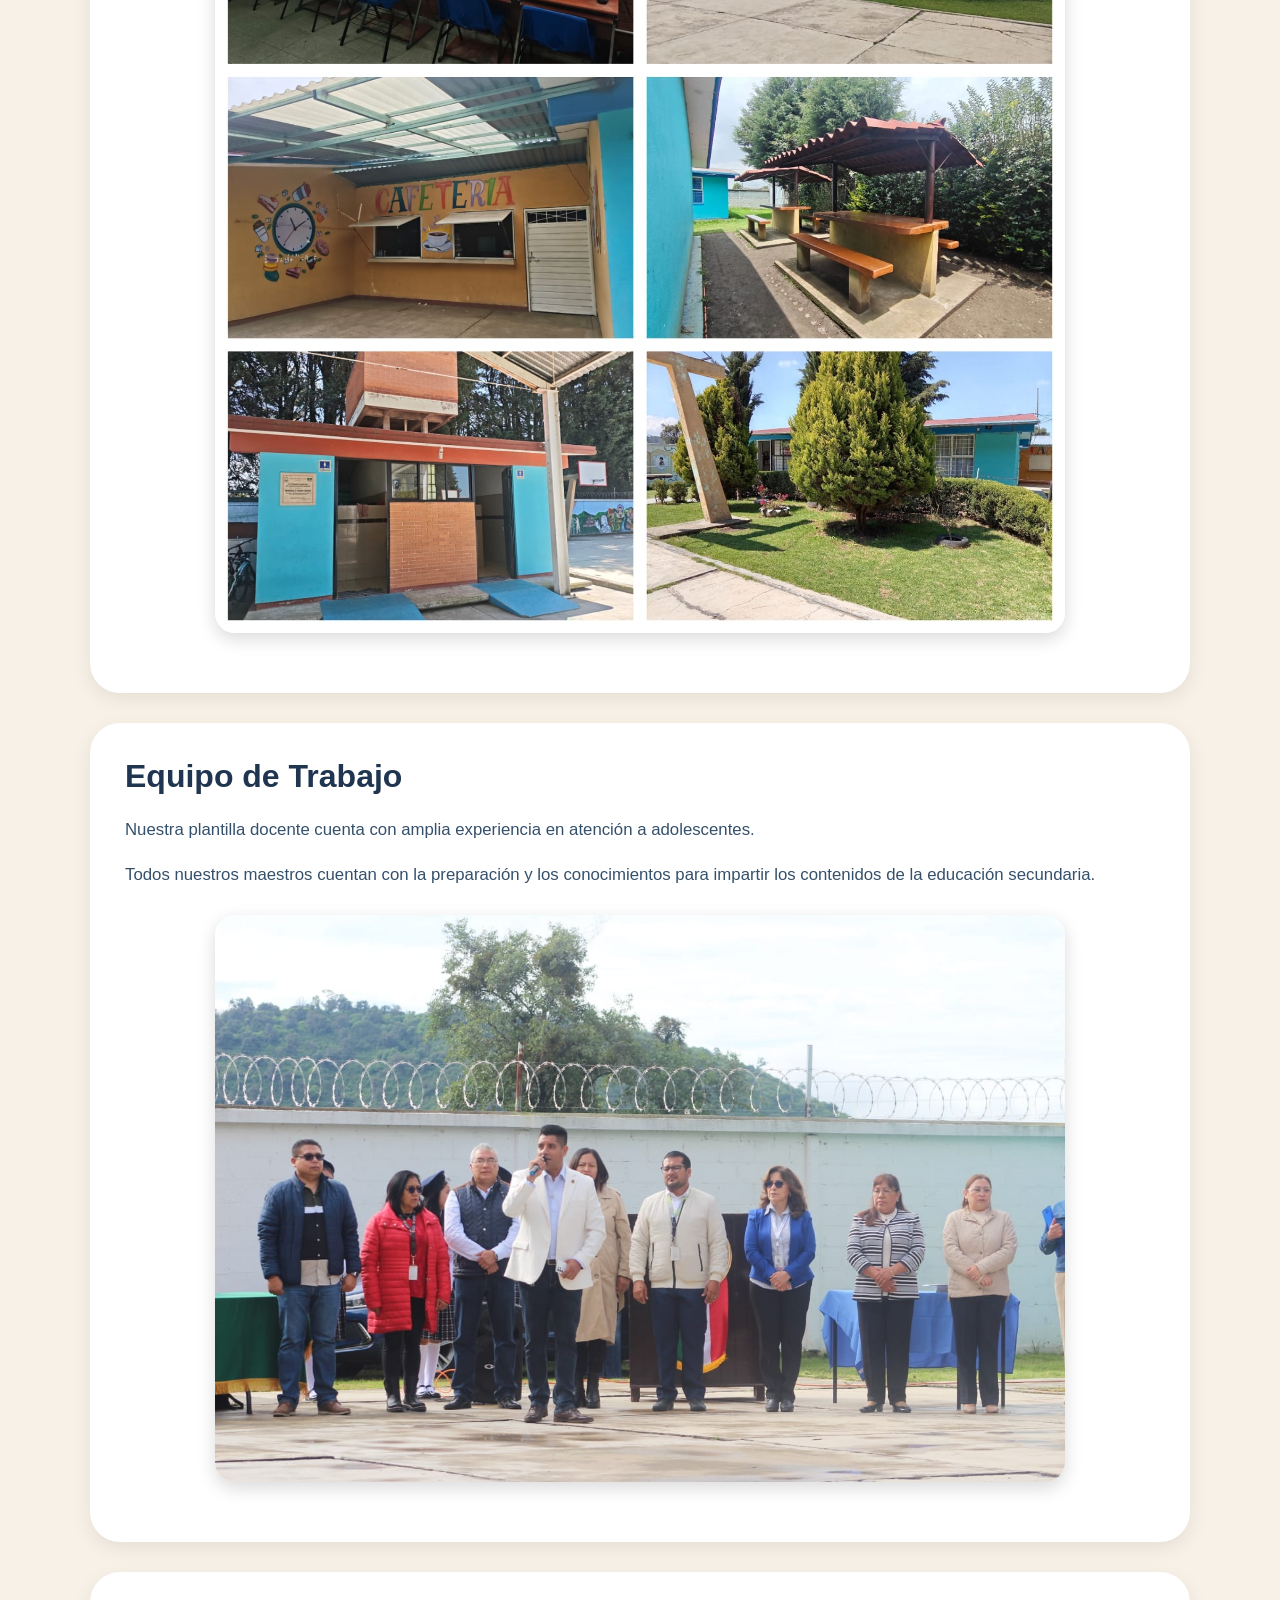
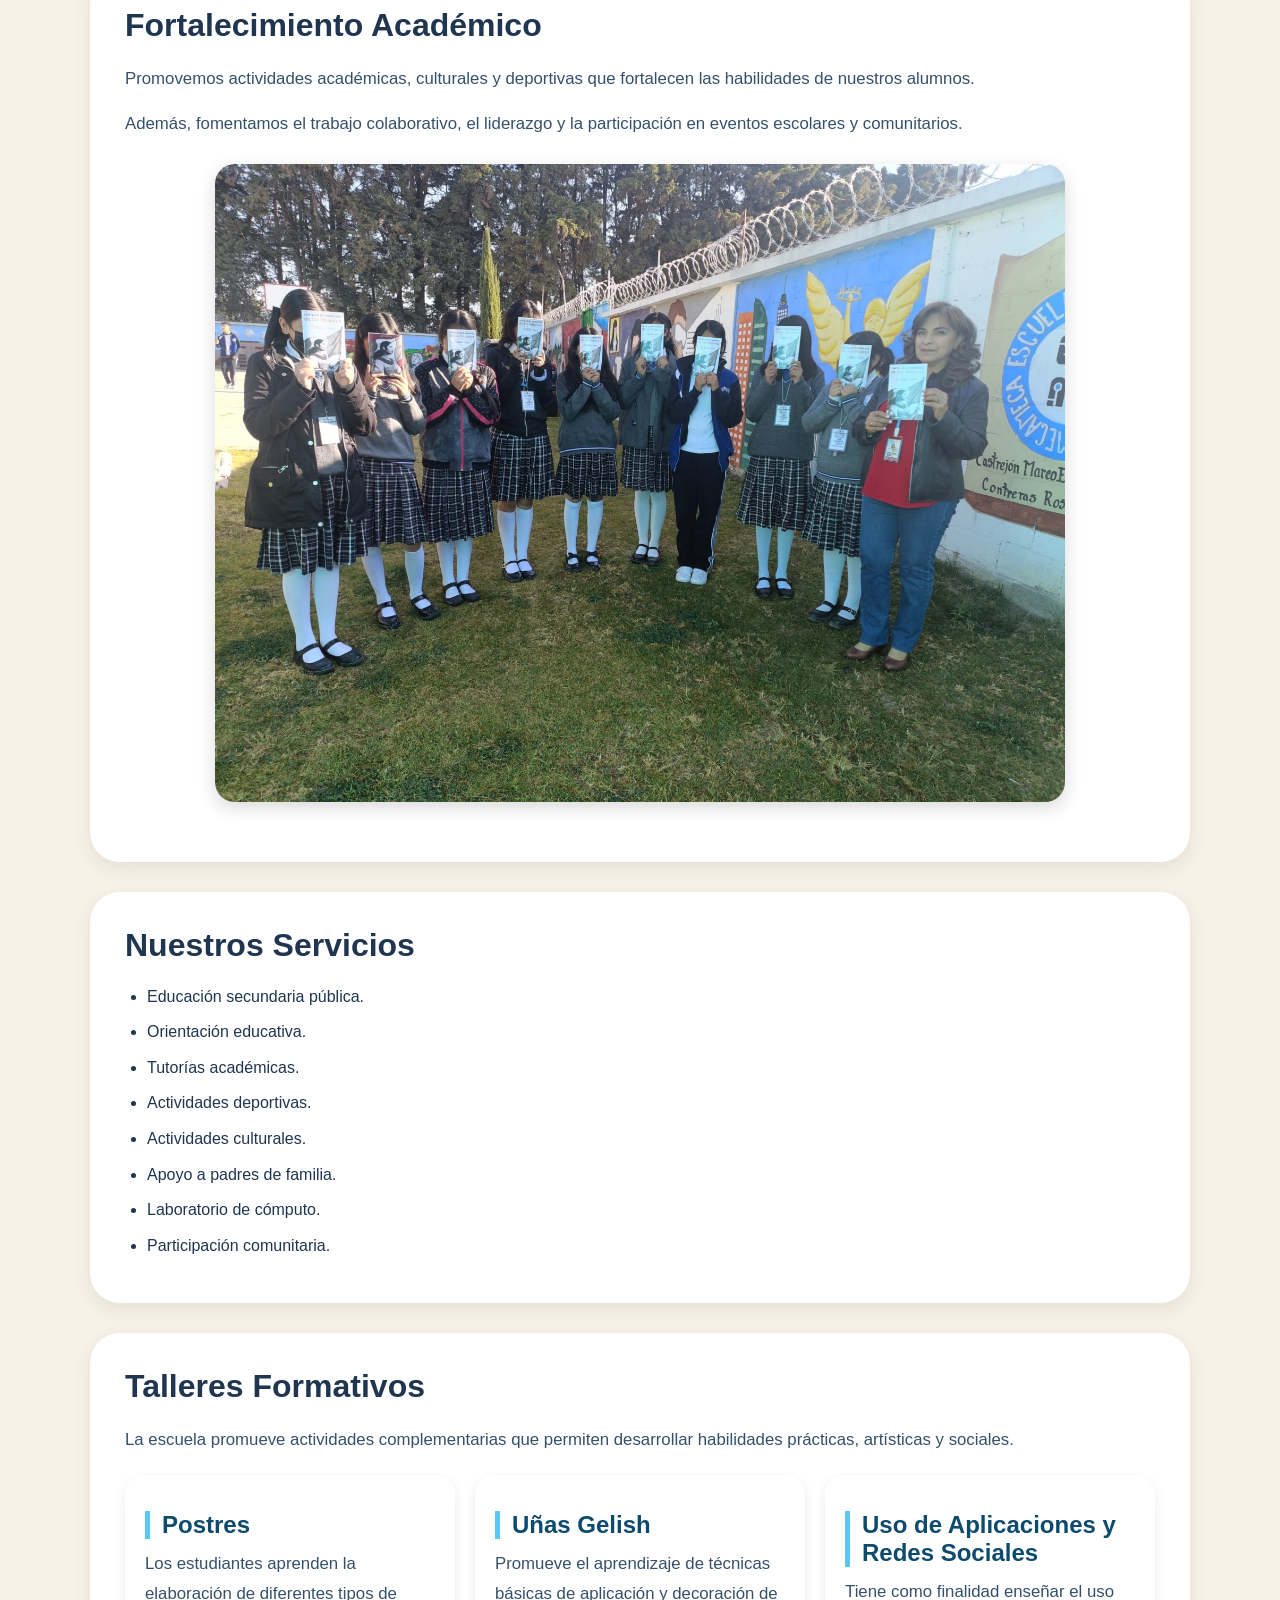
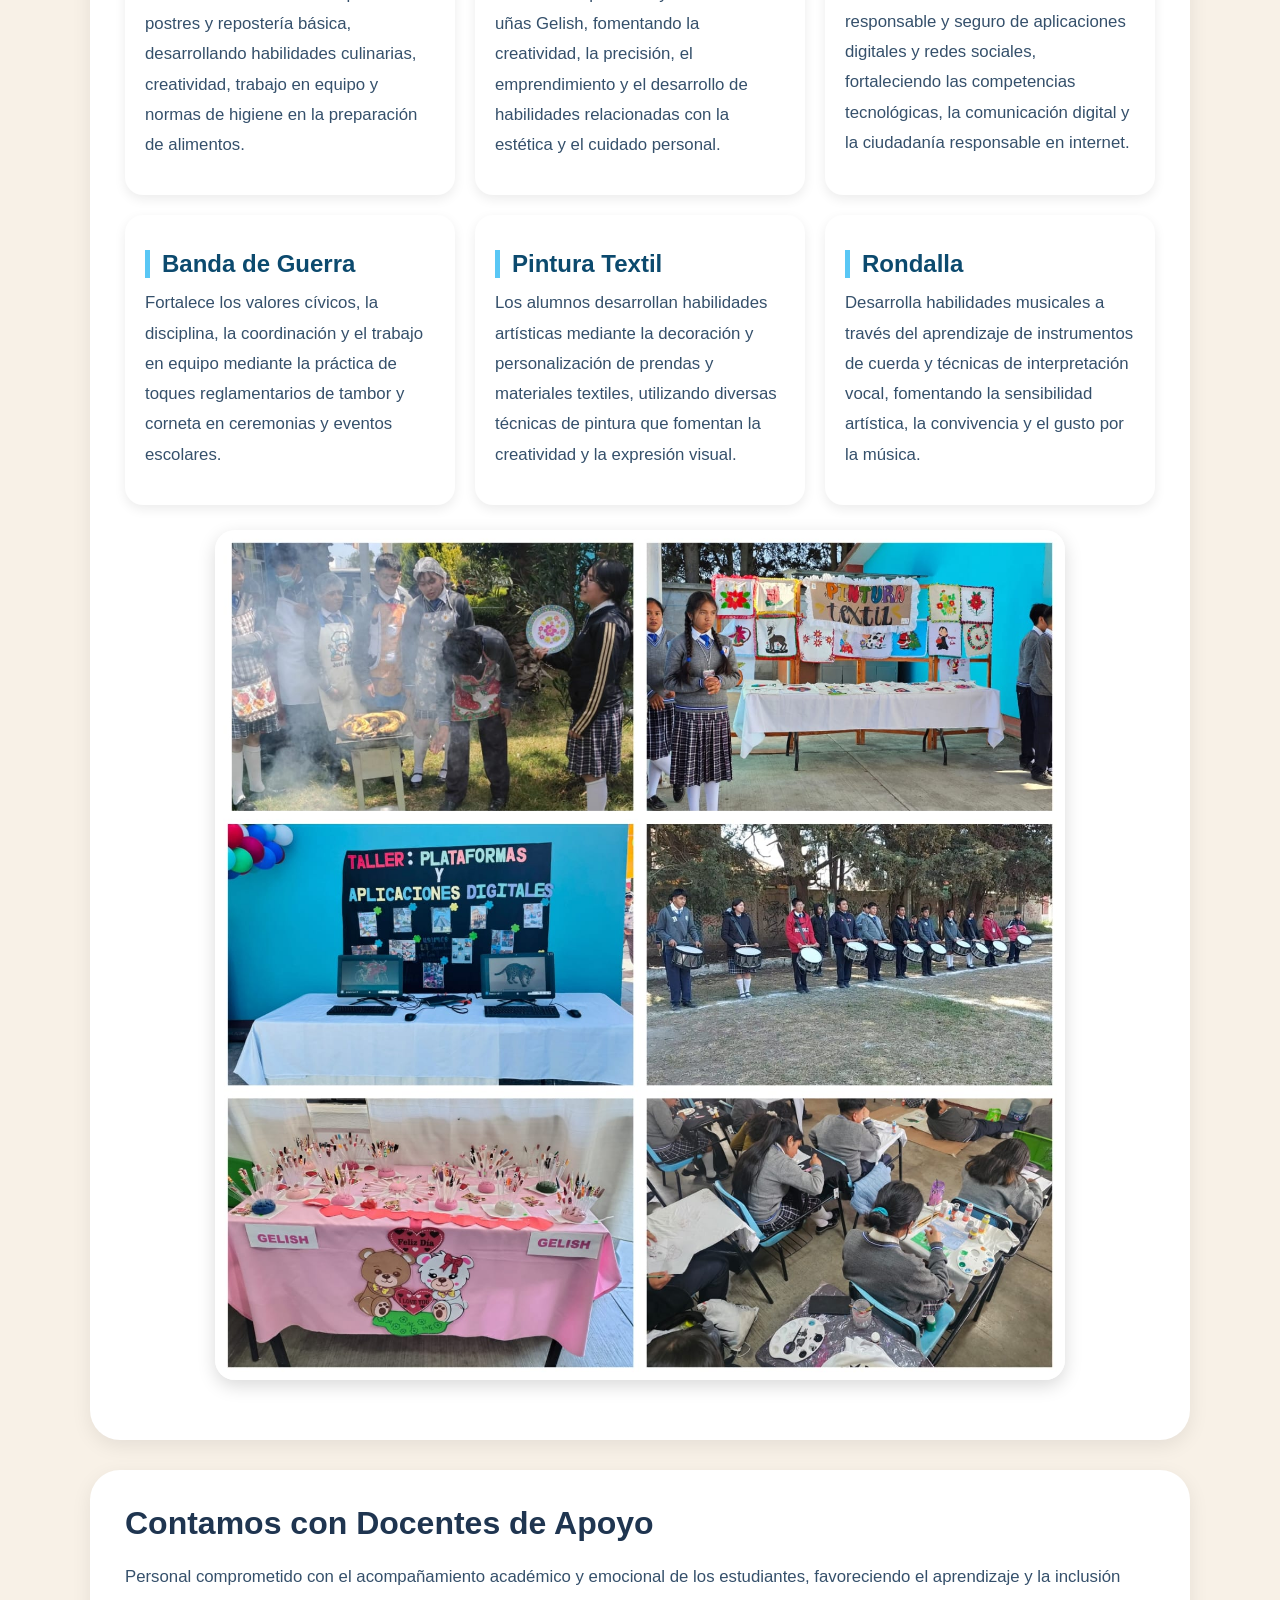
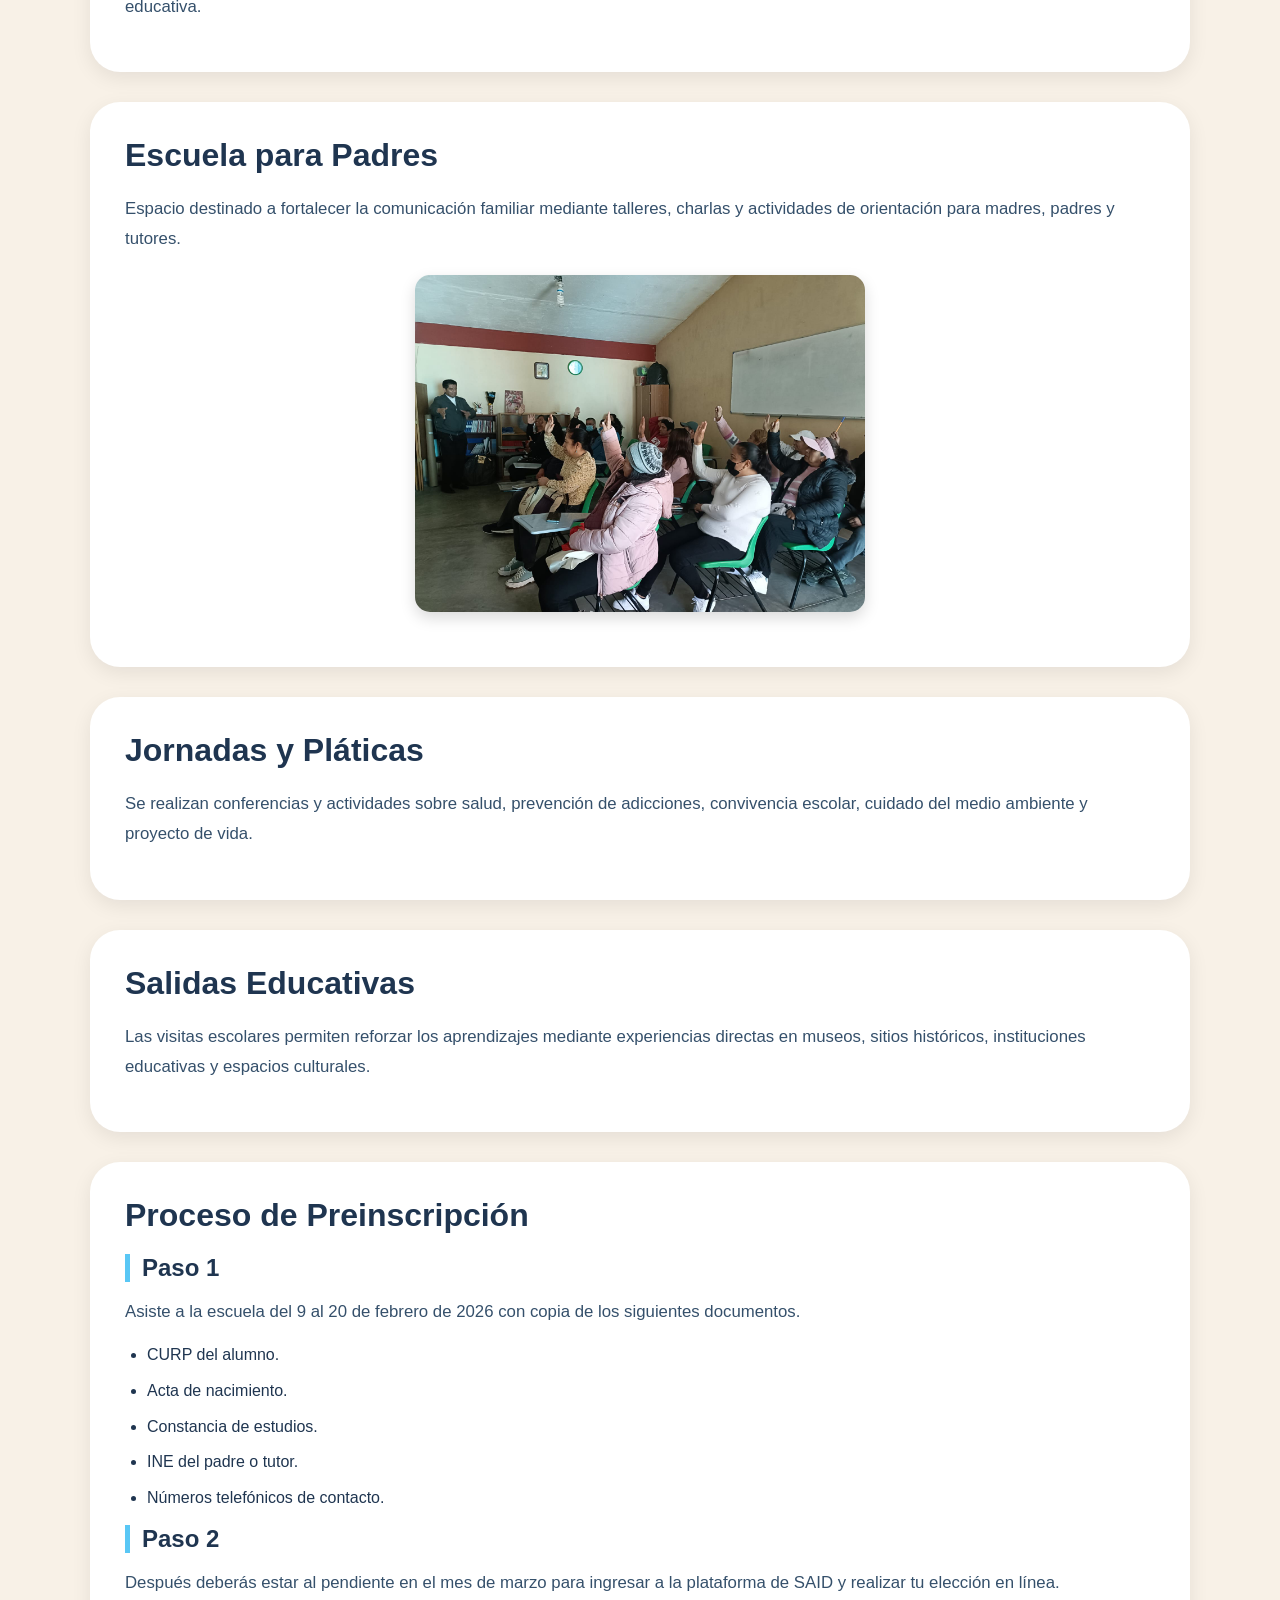
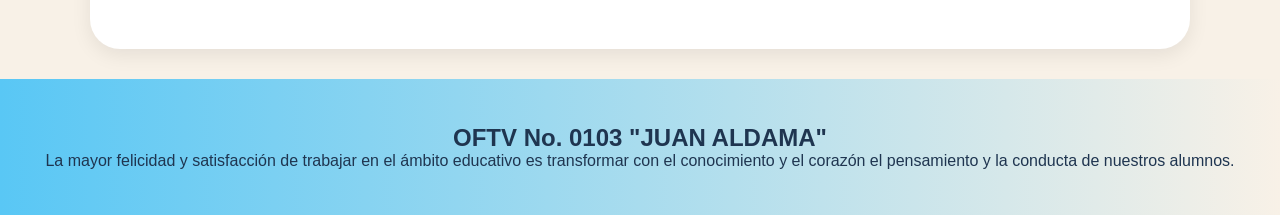
<file: oferta.html>
<!doctype html>
<html lang="es">
<head>
<meta charset="utf-8">
<meta name="viewport" content="width=device-width,initial-scale=1">

<title>Oferta Educativa | OFTV No. 0103 Juan Aldama</title>

<meta name="description" content="Oferta educativa de la Telesecundaria OFTV No. 0103 Juan Aldama. Infraestructura, talleres, docentes, servicios escolares y proceso de preinscripción.">

<link rel="stylesheet" href="styles.css">
</head>

<body>

<!-- LOGO SUPERIOR -->
<div class="top">
<img src="assets/logo_transparent.jpeg" alt="Logo de la escuela">
</div>

<!-- MENÚ LATERAL -->
<div id="sidebar" class="sidebar">
<a href="index.html">Inicio</a>
<a href="acerca.html">Acerca de la telesecundaria</a>
<a href="oferta.html">Oferta educativa</a>
<a href="noticias.html">Noticias y avisos</a>
<a href="politicas.html">Políticas y reglamentos</a>
<a href="galeria.html">Imágenes de la escuela</a>
<a href="docentes.html">Plantilla docente</a>
</div>

<!-- ENCABEZADO -->
<header>
<div class="row">
<button class="btn" onclick="toggleMenu()">☰</button>
<div class="title">OFTV NO 0103 "JUAN ALDAMA"</div>
</div>
</header>

<!-- PORTADA PRINCIPAL -->
<section class="hero">
<div class="hero-card">

<h1>OFERTA EDUCATIVA</h1>

<h2>OFTV No. 0103 "Juan Aldama"</h2>
<h3>Educar y Servir en Cuerpo y Alma</h3>

<p>
Nuestra institución tiene el compromiso de brindar una educación integral,
formando estudiantes responsables, participativos y preparados para enfrentar
los retos académicos, sociales y tecnológicos del presente y del futuro.
</p>

<!-- imagen principal -->
<img src="assets/F16.jpeg" class="oferta-img" alt="Imagen de la escuela">

</div>
</section>

<!-- QUIÉNES SOMOS -->
<div class="info-box">

<h2>¿Quiénes Somos?</h2>

<p>
La Escuela Telesecundaria No. 0103 "Juan Aldama" cuenta con más de cuatro
décadas de experiencia formando generaciones de estudiantes en la comunidad
de San Francisco Zentlalpan, Amecameca, Estado de México.
</p>

<p>
Nuestro objetivo es proporcionar una educación de calidad basada en valores,
disciplina, respeto y compromiso social, favoreciendo el desarrollo académico,
emocional y humano de cada alumno.
</p>

<img src="assets/oferta1.jpeg" class="oferta-img" alt="Comunidad escolar">

</div>

<!-- RAZONES -->
<div class="info-box">

<h2>Razones para Estudiar con Nosotros</h2>

<p>
Somos una institución comprometida con el aprendizaje, el bienestar y la
formación integral de nuestros estudiantes.
</p>

<div class="stats-grid">

<div class="stat-card">
<h3>Infraestructura</h3>
<p>Espacios adecuados para el aprendizaje.</p>
</div>

<div class="stat-card">
<h3>Docentes</h3>
<p>Personal capacitado y comprometido.</p>
</div>

<div class="stat-card">
<h3>Valores</h3>
<p>Formación humana y social.</p>
</div>

</div>
</div>

<!-- INFRAESTRUCTURA -->
<div class="info-box">

<h2>Infraestructura</h2>

<p>
Contamos con instalaciones que favorecen el aprendizaje y la convivencia:
</p>

<ul>
<li>Aulas equipadas con red Edusat.</li>
<li>Laboratorio de cómputo.</li>
<li>Cancha de básquetbol.</li>
<li>Áreas verdes.</li>
<li>Áreas de comida.</li>
<li>Cooperativa escolar.</li>
<li>Salón de maestros.</li>
<li>Dirección escolar.</li>
<li>Sanitarios.</li>
</ul>

<img src="assets/collage.jpeg" class="oferta-img" alt="Infraestructura">

</div>

<!-- EQUIPO -->
<div class="info-box">

<h2>Equipo de Trabajo</h2>

<p>
Nuestra plantilla docente cuenta con amplia experiencia en atención a adolescentes.
</p>

<p>
Todos nuestros maestros cuentan con la preparación y los conocimientos para impartir los contenidos de la educación secundaria.
</p>

<img src="assets/equipo_trabajo.jpeg" class="oferta-img" alt="Equipo docente">

</div>

<!-- FORTALECIMIENTO -->
<div class="info-box">

<h2>Fortalecimiento Académico</h2>

<p>
Promovemos actividades académicas, culturales y deportivas que fortalecen
las habilidades de nuestros alumnos.
</p>

<p>
Además, fomentamos el trabajo colaborativo, el liderazgo y la participación
en eventos escolares y comunitarios.
</p>

<img src="assets/oferta2.jpeg" class="oferta-img" alt="Actividades escolares">

</div>

<!-- SERVICIOS -->
<div class="info-box">

<h2>Nuestros Servicios</h2>

<ul>
<li>Educación secundaria pública.</li>
<li>Orientación educativa.</li>
<li>Tutorías académicas.</li>
<li>Actividades deportivas.</li>
<li>Actividades culturales.</li>
<li>Apoyo a padres de familia.</li>
<li>Laboratorio de cómputo.</li>
<li>Participación comunitaria.</li>
</ul>

</div>

<!-- TALLERES -->
<div class="info-box">

<h2>Talleres Formativos</h2>

<p>
La escuela promueve actividades complementarias que permiten desarrollar
habilidades prácticas, artísticas y sociales.
</p>

<div class="taller-grid">

<div class="taller-card">
<h3>Postres</h3>
<p>Los estudiantes aprenden la elaboración de diferentes tipos de postres y repostería básica, desarrollando habilidades culinarias, creatividad, trabajo en equipo y normas de higiene en la preparación de alimentos.</p>
</div>

<div class="taller-card">
<h3>Uñas Gelish</h3>
<p>Promueve el aprendizaje de técnicas básicas de aplicación y decoración de uñas Gelish, fomentando la creatividad, la precisión, el emprendimiento y el desarrollo de habilidades relacionadas con la estética y el cuidado personal.</p>
</div>

<div class="taller-card">
<h3>Uso de Aplicaciones y Redes Sociales</h3>
<p>Tiene como finalidad enseñar el uso responsable y seguro de aplicaciones digitales y redes sociales, fortaleciendo las competencias tecnológicas, la comunicación digital y la ciudadanía responsable en internet.</p>
</div>

<div class="taller-card">
<h3>Banda de Guerra</h3>
<p>Fortalece los valores cívicos, la disciplina, la coordinación y el trabajo en equipo mediante la práctica de toques reglamentarios de tambor y corneta en ceremonias y eventos escolares.</p>
</div>

<div class="taller-card">
<h3>Pintura Textil</h3>
<p>Los alumnos desarrollan habilidades artísticas mediante la decoración y personalización de prendas y materiales textiles, utilizando diversas técnicas de pintura que fomentan la creatividad y la expresión visual.</p>
</div>

<div class="taller-card">
<h3>Rondalla</h3>
<p>Desarrolla habilidades musicales a través del aprendizaje de instrumentos de cuerda y técnicas de interpretación vocal, fomentando la sensibilidad artística, la convivencia y el gusto por la música.</p>
</div>

</div>

<img src="assets/taller 1.jpeg" class="oferta-img" alt="Talleres">

</div>

<!-- DOCENTES DE APOYO -->
<div class="info-box">
<h2>Contamos con Docentes de Apoyo</h2>
<p>
Personal comprometido con el acompañamiento académico y emocional de los estudiantes,
favoreciendo el aprendizaje y la inclusión educativa.
</p>
</div>

<!-- ESCUELA PARA PADRES -->
<div class="info-box">
<h2>Escuela para Padres</h2>
<p>
Espacio destinado a fortalecer la comunicación familiar mediante talleres,
charlas y actividades de orientación para madres, padres y tutores.
</p>
<img src="assets/oferta4.jpeg" class="img-pequena" alt="Escuela para padres">
</div>

<!-- JORNADAS -->
<div class="info-box">
<h2>Jornadas y Pláticas</h2>
<p>
Se realizan conferencias y actividades sobre salud, prevención de adicciones,
convivencia escolar, cuidado del medio ambiente y proyecto de vida.
</p>
</div>

<!-- SALIDAS -->
<div class="info-box">
<h2>Salidas Educativas</h2>
<p>
Las visitas escolares permiten reforzar los aprendizajes mediante experiencias
directas en museos, sitios históricos, instituciones educativas y espacios culturales.
</p>
</div>

<!-- PREINSCRIPCIÓN -->
<div class="info-box">

<h2>Proceso de Preinscripción</h2>

<h3>Paso 1</h3>
<p>Asiste a la escuela del 9 al 20 de febrero de 2026 con copia de los siguientes documentos.</p>

<ul>
<li>CURP del alumno.</li>
<li>Acta de nacimiento.</li>
<li>Constancia de estudios.</li>
<li>INE del padre o tutor.</li>
<li>Números telefónicos de contacto.</li>
</ul>

<h3>Paso 2</h3>
<p>
Después deberás estar al pendiente en el mes de marzo para ingresar a la plataforma de SAID y realizar tu elección en línea.
</p>

</div>

<!-- PIE DE PÁGINA -->
<footer>

<h2>OFTV No. 0103 "JUAN ALDAMA"</h2>

<p>
La mayor felicidad y satisfacción de trabajar en el ámbito educativo
es transformar con el conocimiento y el corazón el pensamiento y la conducta
de nuestros alumnos.
</p>

</footer>

<script src="script.js"></script>

</body>
</html>
</file>
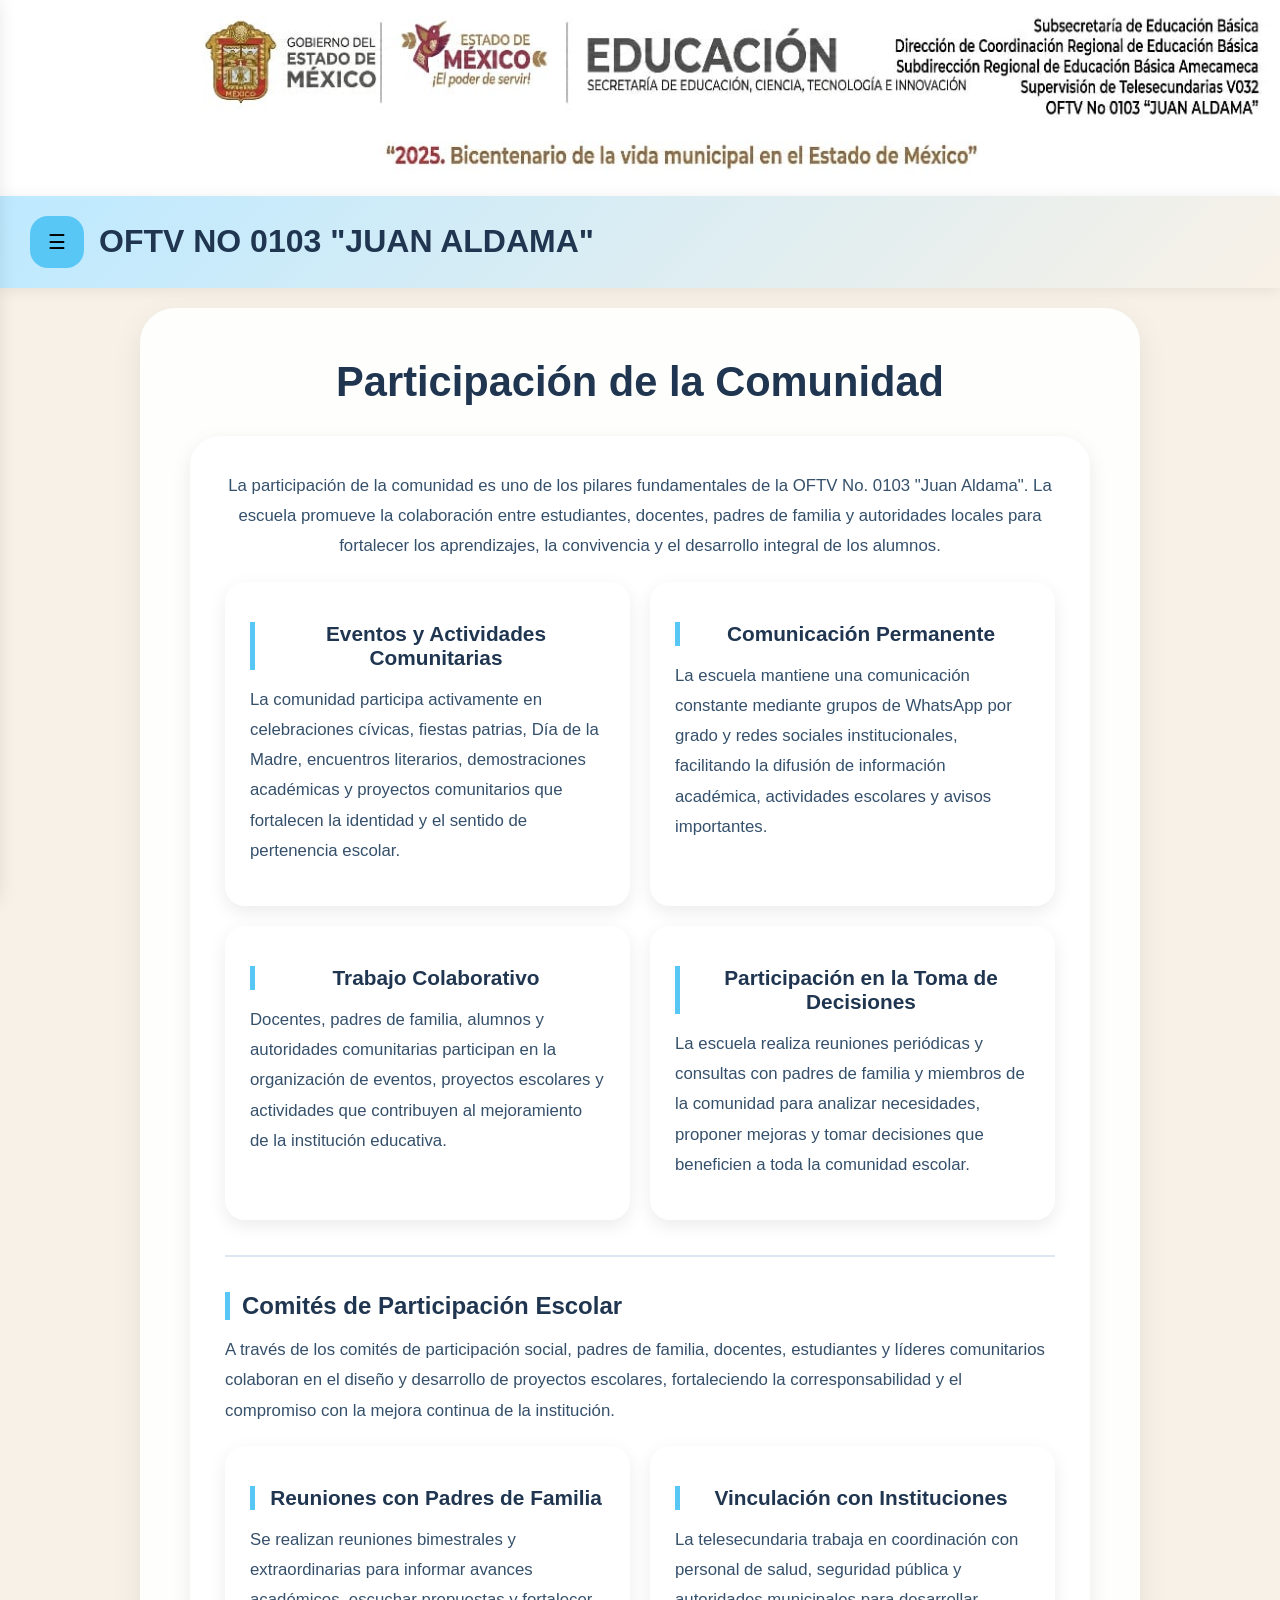
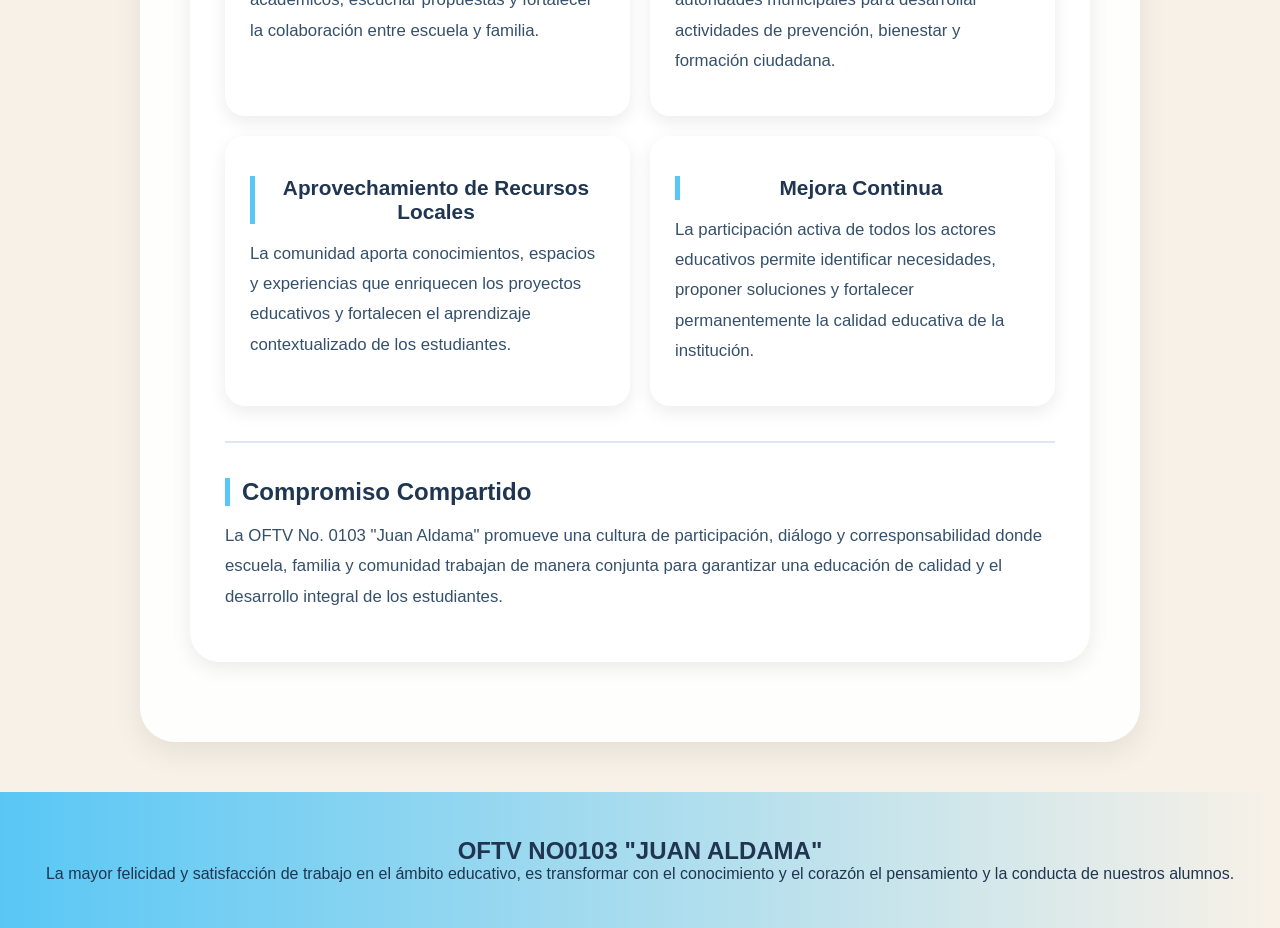
<file: participacion.html>
<!doctype html>
<html lang='es'>
<head>
    <meta charset='utf-8'>
    <meta name='viewport' content='width=device-width,initial-scale=1'>

    <title>Participación de la Comunidad | OFTV No. 0103 Juan Aldama</title>

    <meta name="description" content="Participación de padres de familia, autoridades y comunidad escolar en el desarrollo educativo de la Telesecundaria OFTV No. 0103 Juan Aldama.">

    <link rel='stylesheet' href='styles.css'>
</head>

<body>

<!-- LOGO -->
<div class='top'>
    <img src='assets/logo_transparent.jpeg' alt="Logo de la escuela">
</div>

<!-- MENÚ LATERAL -->
<div id='sidebar' class='sidebar'>
    <a href='index.html'>Inicio</a>
    <a href='acerca.html'>Acerca de la telesecundaria</a>
    <a href='oferta.html'>Oferta educativa</a>
    <a href='noticias.html'>Noticias y avisos</a>
    <a href='politicas.html'>Políticas y reglamentos</a>
    <a href='galeria.html'>Imagenes de la escuela</a>
    <a href='docentes.html'>Plantilla docente</a>
</div>

<!-- ENCABEZADO -->
<header>
    <div class='row'>
        <button class='btn' onclick='toggleMenu()'>☰</button>
        <div class='title'>
        OFTV NO 0103 "JUAN ALDAMA"
        </div>
    </div>
</header>

<!-- CONTENIDO PRINCIPAL -->
<section class="hero">

<div class="hero-card">

<h1>Participación de la Comunidad</h1>

<!-- INTRODUCCIÓN -->
<div class="info-box">

<p class="practicas-intro">
La participación de la comunidad es uno de los pilares fundamentales de la OFTV No. 0103 "Juan Aldama". La escuela promueve la colaboración entre estudiantes, docentes, padres de familia y autoridades locales para fortalecer los aprendizajes, la convivencia y el desarrollo integral de los alumnos.
</p>

<div class="practicas-grid">

<div class="practica-card">
<h3>Eventos y Actividades Comunitarias</h3>
<p>
La comunidad participa activamente en celebraciones cívicas, fiestas patrias, Día de la Madre, encuentros literarios, demostraciones académicas y proyectos comunitarios que fortalecen la identidad y el sentido de pertenencia escolar.
</p>
</div>

<div class="practica-card">
<h3>Comunicación Permanente</h3>
<p>
La escuela mantiene una comunicación constante mediante grupos de WhatsApp por grado y redes sociales institucionales, facilitando la difusión de información académica, actividades escolares y avisos importantes.
</p>
</div>

<div class="practica-card">
<h3>Trabajo Colaborativo</h3>
<p>
Docentes, padres de familia, alumnos y autoridades comunitarias participan en la organización de eventos, proyectos escolares y actividades que contribuyen al mejoramiento de la institución educativa.
</p>
</div>

<div class="practica-card">
<h3>Participación en la Toma de Decisiones</h3>
<p>
La escuela realiza reuniones periódicas y consultas con padres de familia y miembros de la comunidad para analizar necesidades, proponer mejoras y tomar decisiones que beneficien a toda la comunidad escolar.
</p>
</div>

</div>

<!-- DESTACADO -->
<hr>

<h3>Comités de Participación Escolar</h3>

<p>
A través de los comités de participación social, padres de familia, docentes, estudiantes y líderes comunitarios colaboran en el diseño y desarrollo de proyectos escolares, fortaleciendo la corresponsabilidad y el compromiso con la mejora continua de la institución.
</p>

<!-- SEGUNDA SECCIÓN -->
<div class="practicas-grid">

<div class="practica-card">
<h3>Reuniones con Padres de Familia</h3>
<p>
Se realizan reuniones bimestrales y extraordinarias para informar avances académicos, escuchar propuestas y fortalecer la colaboración entre escuela y familia.
</p>
</div>

<div class="practica-card">
<h3>Vinculación con Instituciones</h3>
<p>
La telesecundaria trabaja en coordinación con personal de salud, seguridad pública y autoridades municipales para desarrollar actividades de prevención, bienestar y formación ciudadana.
</p>
</div>

<div class="practica-card">
<h3>Aprovechamiento de Recursos Locales</h3>
<p>
La comunidad aporta conocimientos, espacios y experiencias que enriquecen los proyectos educativos y fortalecen el aprendizaje contextualizado de los estudiantes.
</p>
</div>

<div class="practica-card">
<h3>Mejora Continua</h3>
<p>
La participación activa de todos los actores educativos permite identificar necesidades, proponer soluciones y fortalecer permanentemente la calidad educativa de la institución.
</p>
</div>

</div>

<!-- CIERRE DESTACADO -->
<hr>

<h3>Compromiso Compartido</h3>

<p>
La OFTV No. 0103 "Juan Aldama" promueve una cultura de participación, diálogo y corresponsabilidad donde escuela, familia y comunidad trabajan de manera conjunta para garantizar una educación de calidad y el desarrollo integral de los estudiantes.
</p>
</div>

</div>

</section>

<!-- PIE -->
<footer>
    <h2>OFTV NO0103 "JUAN ALDAMA"</h2>
    <p>
        La mayor felicidad y satisfacción de trabajo en el ámbito educativo,
        es transformar con el conocimiento y el corazón el pensamiento y la conducta de nuestros alumnos.
    </p>
</footer>

<script src='script.js'></script>

</body>
</html>
</file>
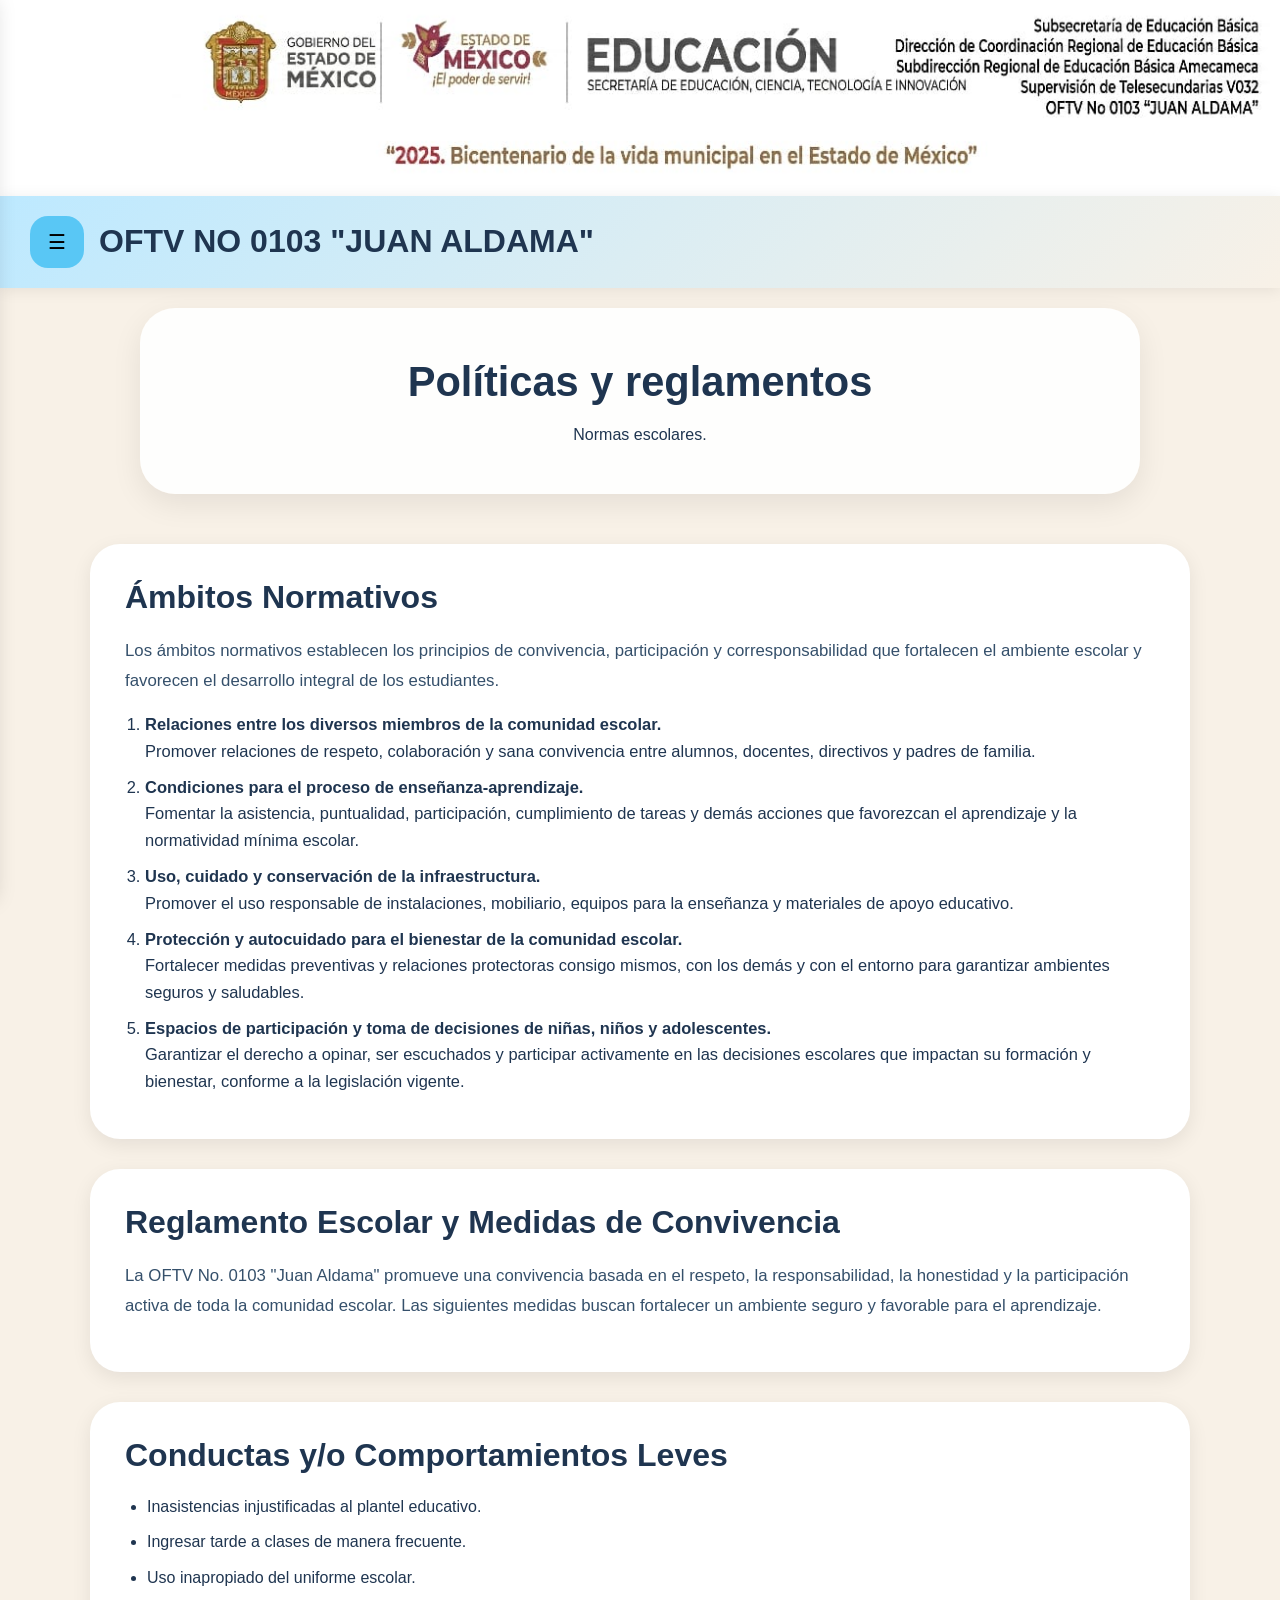
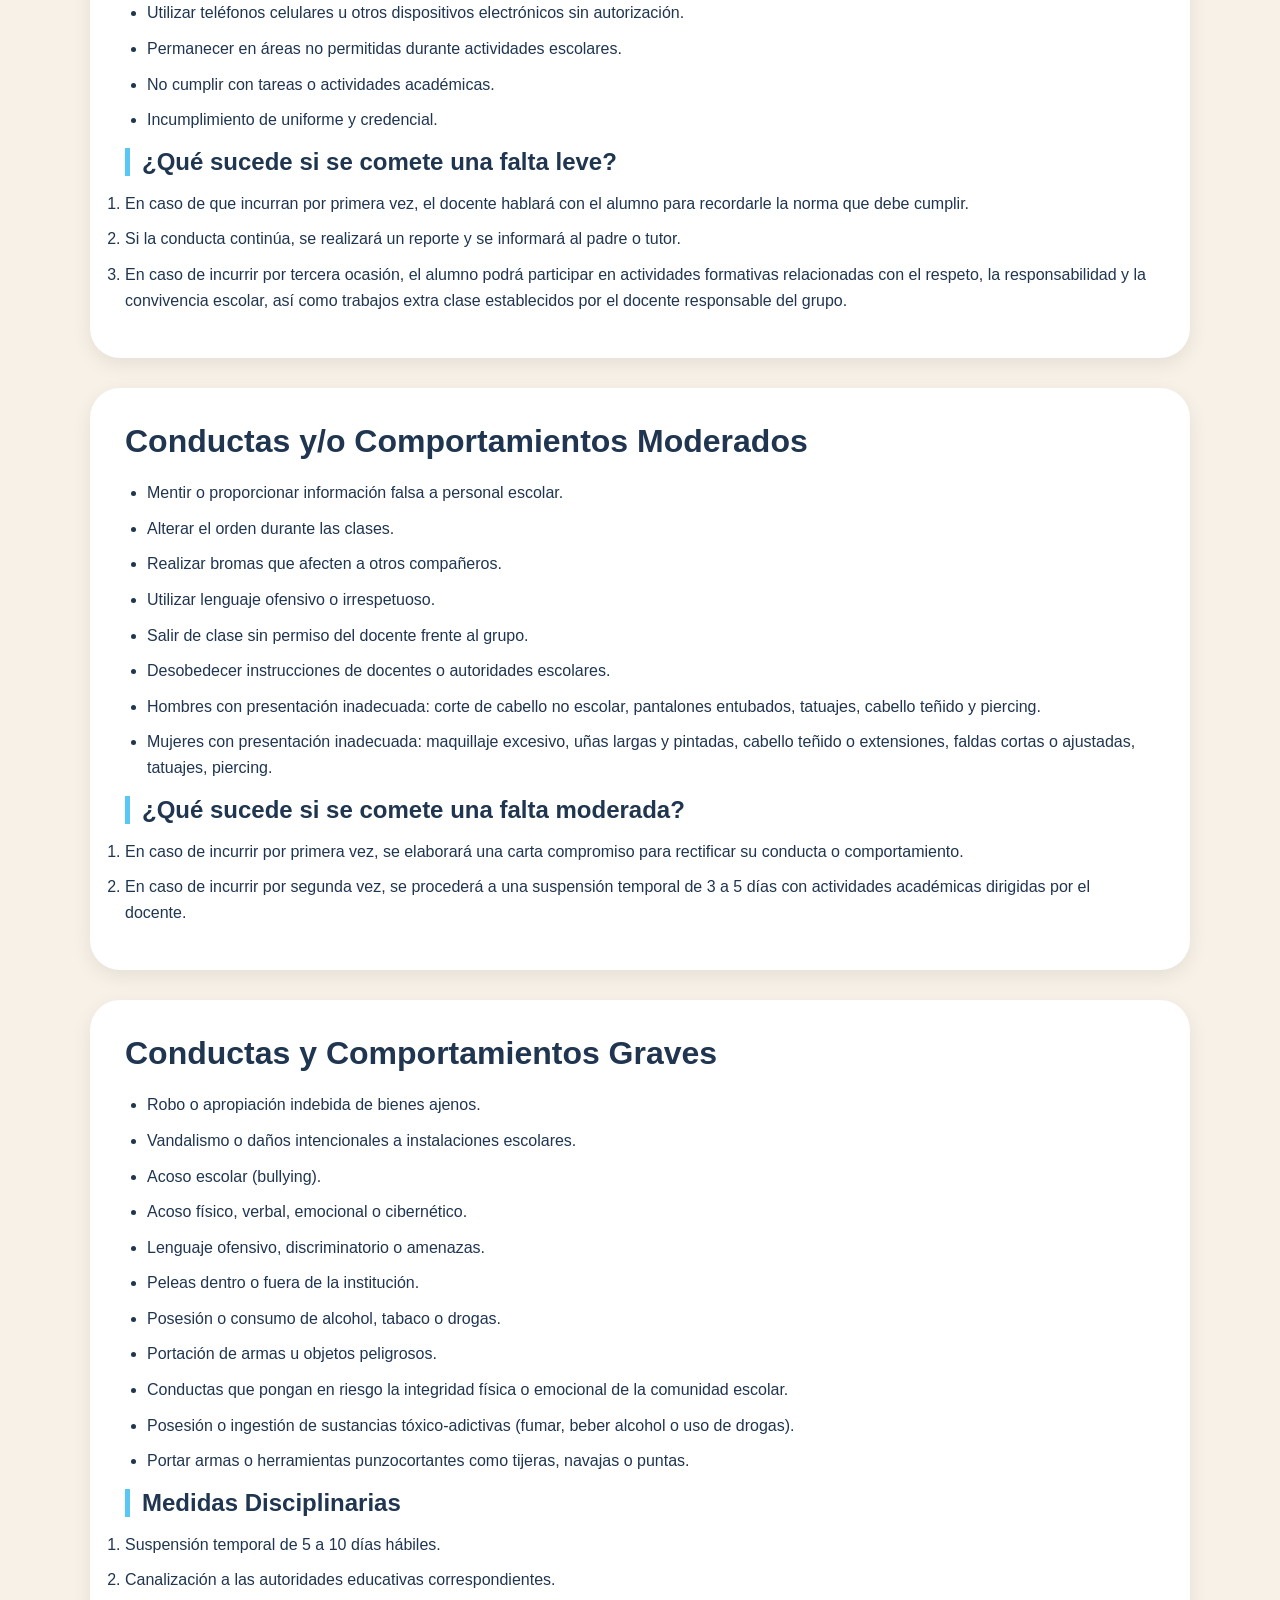
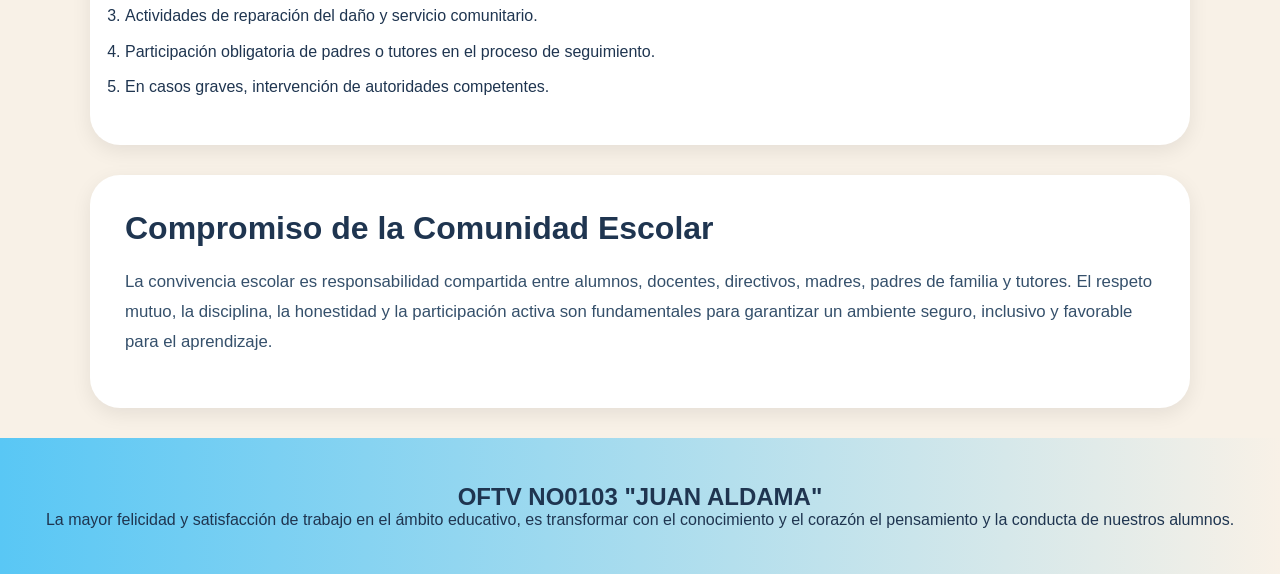
<file: politicas.html>
<!doctype html>
<html lang='es'>
<head>
    <meta charset='utf-8'>
    <meta name='viewport' content='width=device-width,initial-scale=1'>

    <title>Políticas y Reglamentos | OFTV No. 0103 Juan Aldama</title>

    <meta name="description" content="Consulta las políticas, reglamentos escolares y acuerdos de convivencia de la Telesecundaria OFTV No. 0103 Juan Aldama.">

    <link rel='stylesheet' href='styles.css'>
</head>

<body>

<!-- LOGO -->
<div class='top'>
    <img src='assets/logo_transparent.jpeg' alt="Logo de la escuela">
</div>

<!-- MENÚ LATERAL -->
<div id='sidebar' class='sidebar'>
    <a href='index.html'>Inicio</a>
    <a href='acerca.html'>Acerca de la telesecundaria</a>
    <a href='oferta.html'>Oferta educativa</a>
    <a href='noticias.html'>Noticias y avisos</a>
    <a href='politicas.html'>Políticas y reglamentos</a>
    <a href='galeria.html'>Imagenes de la escuela</a>
    <a href='docentes.html'>Plantilla docente</a>
</div>

<!-- ENCABEZADO -->
<header>
    <div class='row'>
        <button class='btn' onclick='toggleMenu()'>☰</button>
        <div class='title'>OFTV NO 0103 "JUAN ALDAMA"</div>
    </div>
</header>

<section class='hero'>
    <div class='hero-card'>
        <h1>Políticas y reglamentos</h1>
        <p>Normas escolares.</p>
    </div>
</section>

<!-- ÁMBITOS NORMATIVOS -->
<div class="info-box">

<h2>Ámbitos Normativos</h2>

<p>
Los ámbitos normativos establecen los principios de convivencia, participación y corresponsabilidad que fortalecen el ambiente escolar y favorecen el desarrollo integral de los estudiantes.
</p>

<ol class="objetivos">

<li>
<strong>Relaciones entre los diversos miembros de la comunidad escolar.</strong><br>
Promover relaciones de respeto, colaboración y sana convivencia entre alumnos, docentes, directivos y padres de familia.
</li>

<li>
<strong>Condiciones para el proceso de enseñanza-aprendizaje.</strong><br>
Fomentar la asistencia, puntualidad, participación, cumplimiento de tareas y demás acciones que favorezcan el aprendizaje y la normatividad mínima escolar.
</li>

<li>
<strong>Uso, cuidado y conservación de la infraestructura.</strong><br>
Promover el uso responsable de instalaciones, mobiliario, equipos para la enseñanza y materiales de apoyo educativo.
</li>

<li>
<strong>Protección y autocuidado para el bienestar de la comunidad escolar.</strong><br>
Fortalecer medidas preventivas y relaciones protectoras consigo mismos, con los demás y con el entorno para garantizar ambientes seguros y saludables.
</li>

<li>
<strong>Espacios de participación y toma de decisiones de niñas, niños y adolescentes.</strong><br>
Garantizar el derecho a opinar, ser escuchados y participar activamente en las decisiones escolares que impactan su formación y bienestar, conforme a la legislación vigente.
</li>

</ol>

</div>

<!-- REGLAMENTO GENERAL -->
<div class="info-box">

<h2>Reglamento Escolar y Medidas de Convivencia</h2>

<p>
La OFTV No. 0103 "Juan Aldama" promueve una convivencia basada en el respeto,
la responsabilidad, la honestidad y la participación activa de toda la comunidad escolar.
Las siguientes medidas buscan fortalecer un ambiente seguro y favorable para el aprendizaje.
</p>

</div>

<!-- FALTAS LEVES -->
<div class="info-box">

<h2>Conductas y/o Comportamientos Leves</h2>

<ul>
<li>Inasistencias injustificadas al plantel educativo.</li>
<li>Ingresar tarde a clases de manera frecuente.</li>
<li>Uso inapropiado del uniforme escolar.</li>
<li>Utilizar teléfonos celulares u otros dispositivos electrónicos sin autorización.</li>
<li>Permanecer en áreas no permitidas durante actividades escolares.</li>
<li>No cumplir con tareas o actividades académicas.</li>
<li>Incumplimiento de uniforme y credencial.</li>
</ul>

<h3>¿Qué sucede si se comete una falta leve?</h3>

<ol>
<li>En caso de que incurran por primera vez, el docente hablará con el alumno para recordarle la norma que debe cumplir.</li>

<li>Si la conducta continúa, se realizará un reporte y se informará al padre o tutor.</li>

<li>En caso de incurrir por tercera ocasión, el alumno podrá participar en actividades formativas relacionadas con el respeto, la responsabilidad y la convivencia escolar, así como trabajos extra clase establecidos por el docente responsable del grupo.</li>
</ol>

</div>

<!-- FALTAS MODERADAS -->
<div class="info-box">

<h2>Conductas y/o Comportamientos Moderados</h2>

<ul>
<li>Mentir o proporcionar información falsa a personal escolar.</li>
<li>Alterar el orden durante las clases.</li>
<li>Realizar bromas que afecten a otros compañeros.</li>
<li>Utilizar lenguaje ofensivo o irrespetuoso.</li>
<li>Salir de clase sin permiso del docente frente al grupo.</li>
<li>Desobedecer instrucciones de docentes o autoridades escolares.</li>
<li>Hombres con presentación inadecuada: corte de cabello no escolar, pantalones entubados, tatuajes, cabello teñido y piercing.</li>
<li>Mujeres con presentación inadecuada: maquillaje excesivo, uñas largas y pintadas, cabello teñido o extensiones, faldas cortas o ajustadas, tatuajes, piercing.</li>
</ul>

<h3>¿Qué sucede si se comete una falta moderada?</h3>

<ol>
<li>En caso de incurrir por primera vez, se elaborará una carta compromiso para rectificar su conducta o comportamiento.</li>

<li>En caso de incurrir por segunda vez, se procederá a una suspensión temporal de 3 a 5 días con actividades académicas dirigidas por el docente.</li>
</ol>

</div>

<!-- FALTAS GRAVES -->
<div class="info-box">

<h2>Conductas y Comportamientos Graves</h2>

<ul>
<li>Robo o apropiación indebida de bienes ajenos.</li>
<li>Vandalismo o daños intencionales a instalaciones escolares.</li>
<li>Acoso escolar (bullying).</li>
<li>Acoso físico, verbal, emocional o cibernético.</li>
<li>Lenguaje ofensivo, discriminatorio o amenazas.</li>
<li>Peleas dentro o fuera de la institución.</li>
<li>Posesión o consumo de alcohol, tabaco o drogas.</li>
<li>Portación de armas u objetos peligrosos.</li>
<li>Conductas que pongan en riesgo la integridad física o emocional de la comunidad escolar.</li>
<li>Posesión o ingestión de sustancias tóxico-adictivas (fumar, beber alcohol o uso de drogas).</li>
<li>Portar armas o herramientas punzocortantes como tijeras, navajas o puntas.</li>
</ul>

<h3>Medidas Disciplinarias</h3>

<ol>
<li>Suspensión temporal de 5 a 10 días hábiles.</li>
<li>Canalización a las autoridades educativas correspondientes.</li>
<li>Actividades de reparación del daño y servicio comunitario.</li>
<li>Participación obligatoria de padres o tutores en el proceso de seguimiento.</li>
<li>En casos graves, intervención de autoridades competentes.</li>
</ol>

</div>

<!-- CIERRE -->
<div class="info-box">

<h2>Compromiso de la Comunidad Escolar</h2>

<p>
La convivencia escolar es responsabilidad compartida entre alumnos, docentes,
directivos, madres, padres de familia y tutores. El respeto mutuo, la disciplina,
la honestidad y la participación activa son fundamentales para garantizar un ambiente
seguro, inclusivo y favorable para el aprendizaje.
</p>

</div>

<footer>
<h2>OFTV NO0103 "JUAN ALDAMA"</h2>
<p>
La mayor felicidad y satisfacción de trabajo en el ámbito educativo,
es transformar con el conocimiento y el corazón el pensamiento y la conducta de nuestros alumnos.
</p>
</footer>

<script src='script.js'></script>

</body>
</html>
</file>
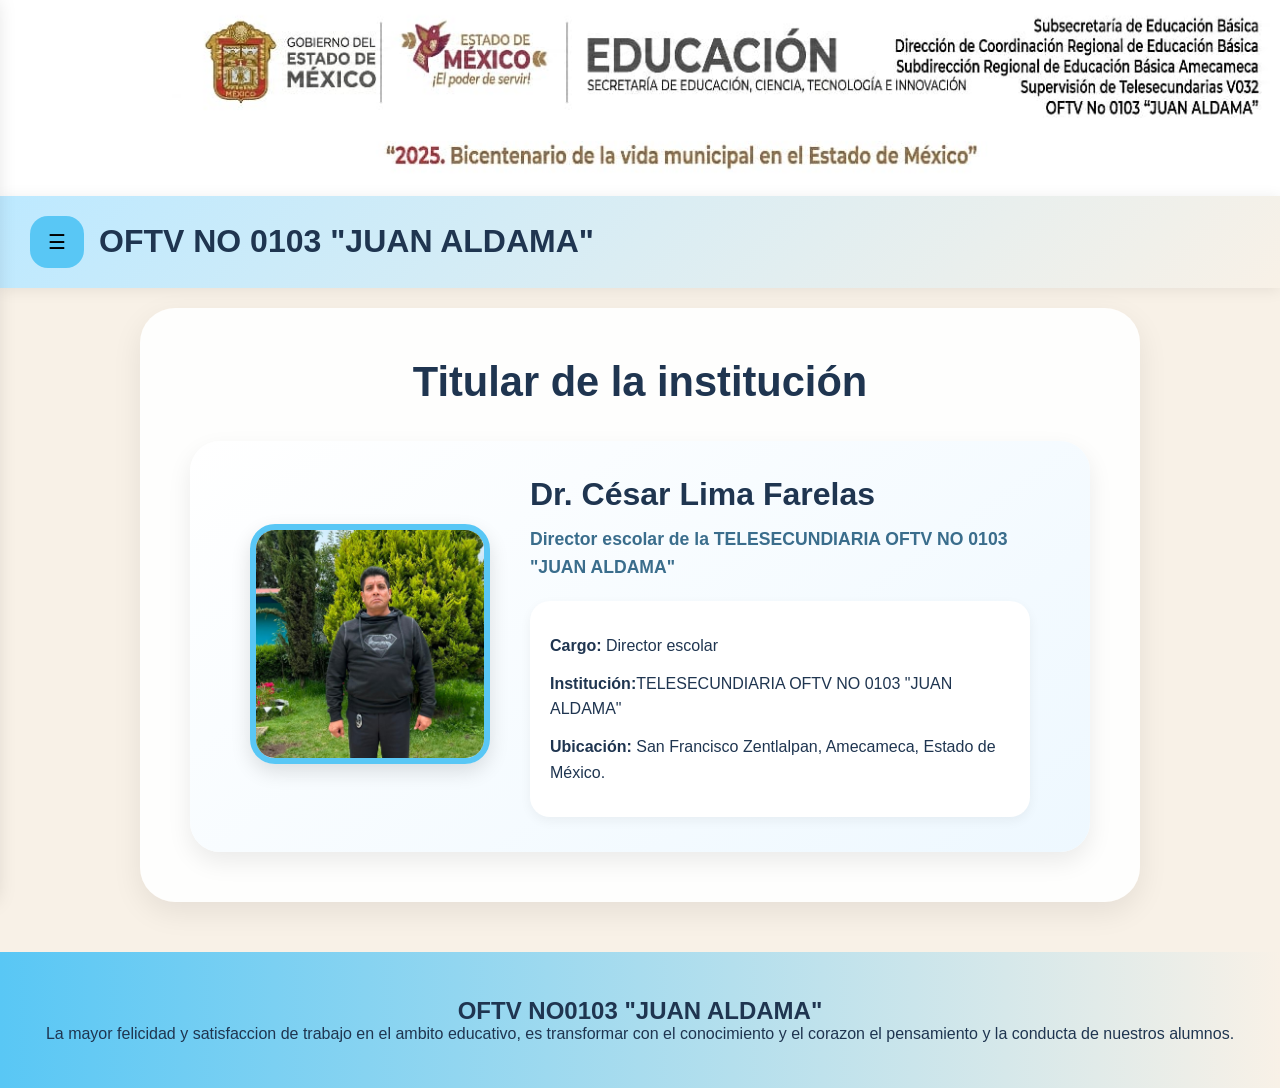
<file: titular.html>
<!doctype html>
<html lang="es">

<head>

  <meta charset="utf-8">
  <meta name="viewport" content="width=device-width,initial-scale=1">

  <title>Titular de la Institución | OFTV No. 0103 Juan Aldama</title>
  <meta name="description" content="Información sobre el titular y la dirección de la Telesecundaria OFTV No. 0103 Juan Aldama.">

  <link rel="stylesheet" href="styles.css">
</head>

<body>

  <!-- LOGO -->
  <div class="top">
    <img src="assets/logo_transparent.jpeg">
  </div>

  <!-- Menú lateral de navegación -->
  <div id="sidebar" class="sidebar">
    <a href="index.html">Inicio</a>
    <a href="acerca.html">Acerca de la telesecundaria</a>
    <a href="oferta.html">Oferta educativa</a>
    <a href="noticias.html">Noticias y avisos</a>
    <a href="politicas.html">Políticas y reglamentos</a>
    <a href="galeria.html">Imágenes de la escuela</a>
    <a href="docentes.html">Plantilla docente</a>
  </div>

  <header>
    <div class="row">

      <button class="btn" onclick="toggleMenu()">☰</button>

      <!-- Nombre de la escuela -->
      <div class="title">OFTV NO 0103 "JUAN ALDAMA"</div>
    </div>
  </header>

  <!-- Contenido principal -->
  <section class="hero">

    <div class="hero-card">

      <h1>Titular de la institución</h1>

      <div class="director-card">

        <!-- Imagen del director -->
        <div class="director-img">
          <img src="assets/cesar.jpeg" alt="Director escolar">
        </div>

        <!-- Información principal -->
        <div class="director-info">

          <h2>Dr. César Lima Farelas</h2>

          <!-- Cargo -->
          <p class="cargo">
            Director escolar de la TELESECUNDIARIA OFTV NO 0103 "JUAN ALDAMA"
          </p>

          <!-- Datos institucionales -->
          <div class="director-data">
            <p><strong>Cargo:</strong> Director escolar</p>
            <p><strong>Institución:</strong>TELESECUNDIARIA OFTV NO 0103 "JUAN ALDAMA"</p>
            <p><strong>Ubicación:</strong> San Francisco Zentlalpan, Amecameca, Estado de México.</p>
          </div>

        </div>

      </div>

    </div>

  </section>

  <!-- Pie de página -->
  <footer>
    <h2>OFTV NO0103 "JUAN ALDAMA"</h2>
    <p>
      La mayor felicidad y satisfaccion de trabajo en el ambito educativo,
      es transformar con el conocimiento y el corazon el pensamiento y la conducta de nuestros alumnos.
    </p>
  </footer>
  <script src="script.js"></script>

</body>
</html>
</file>
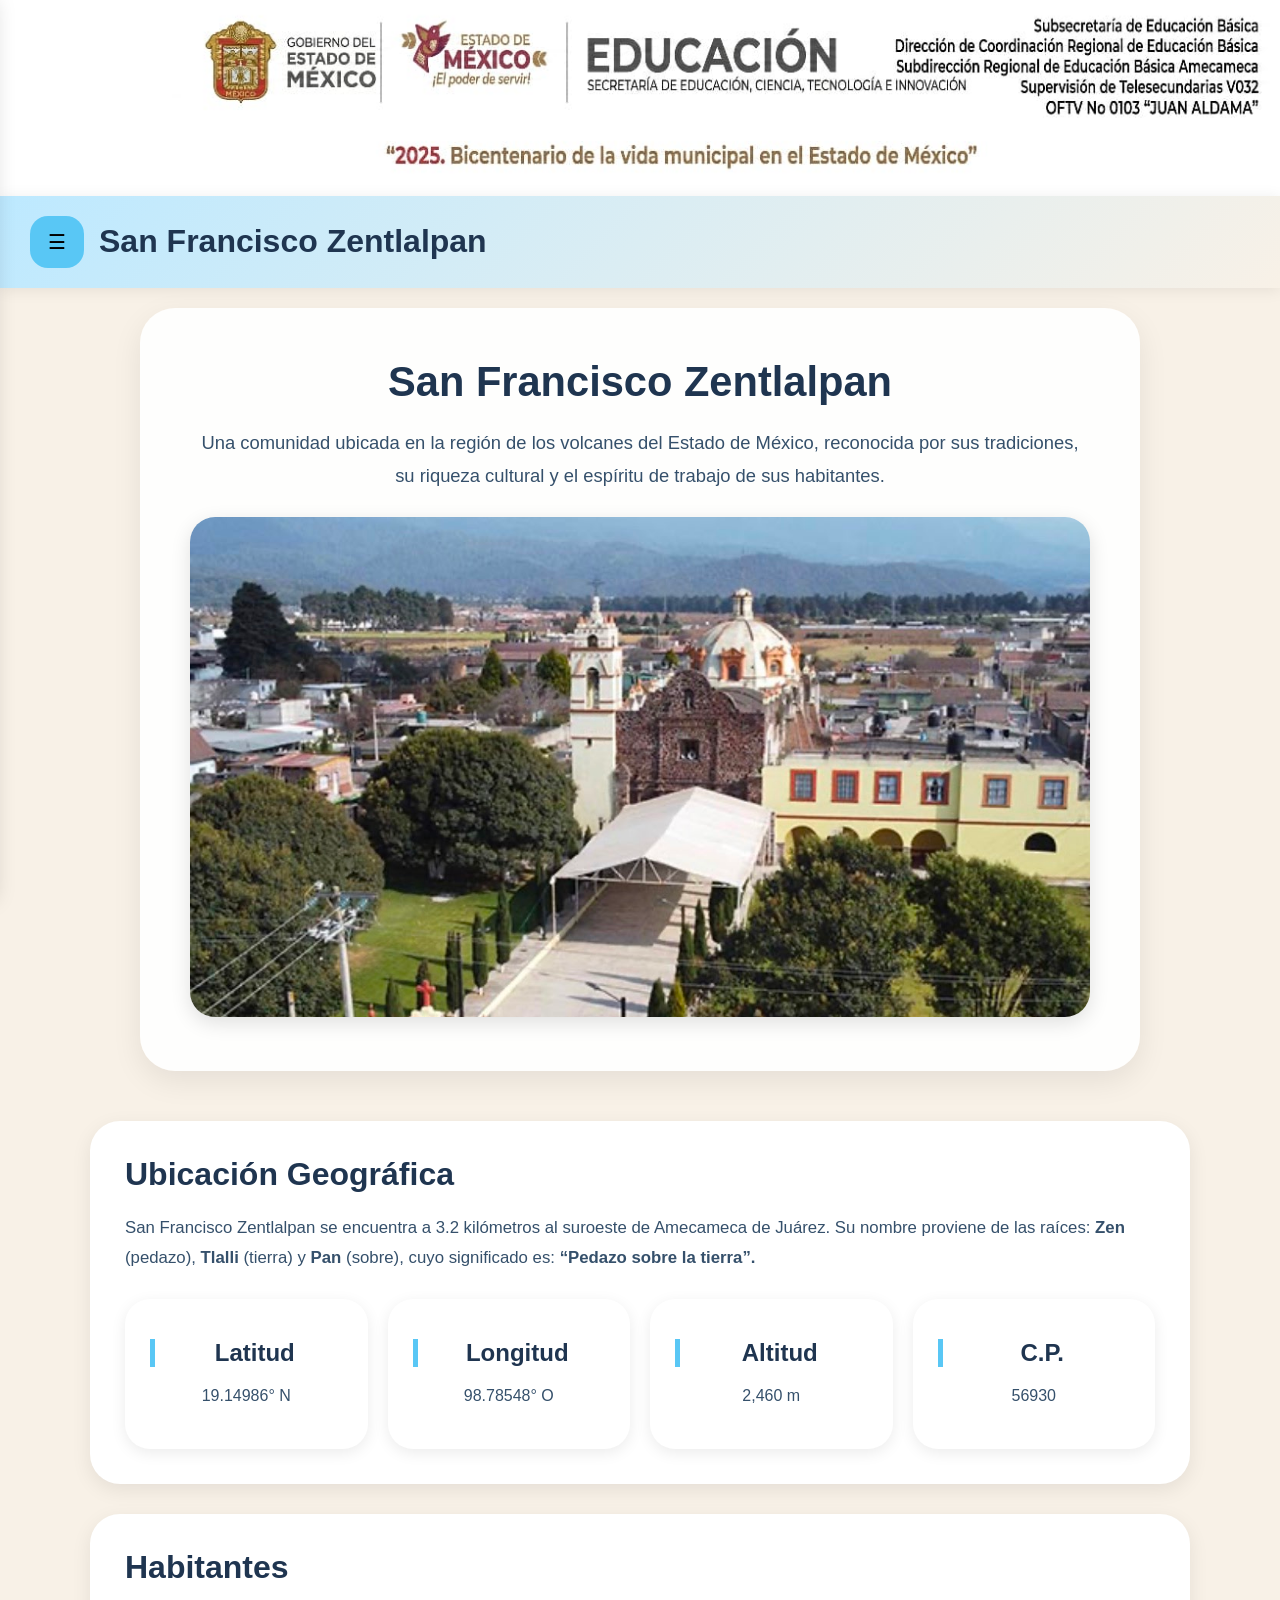
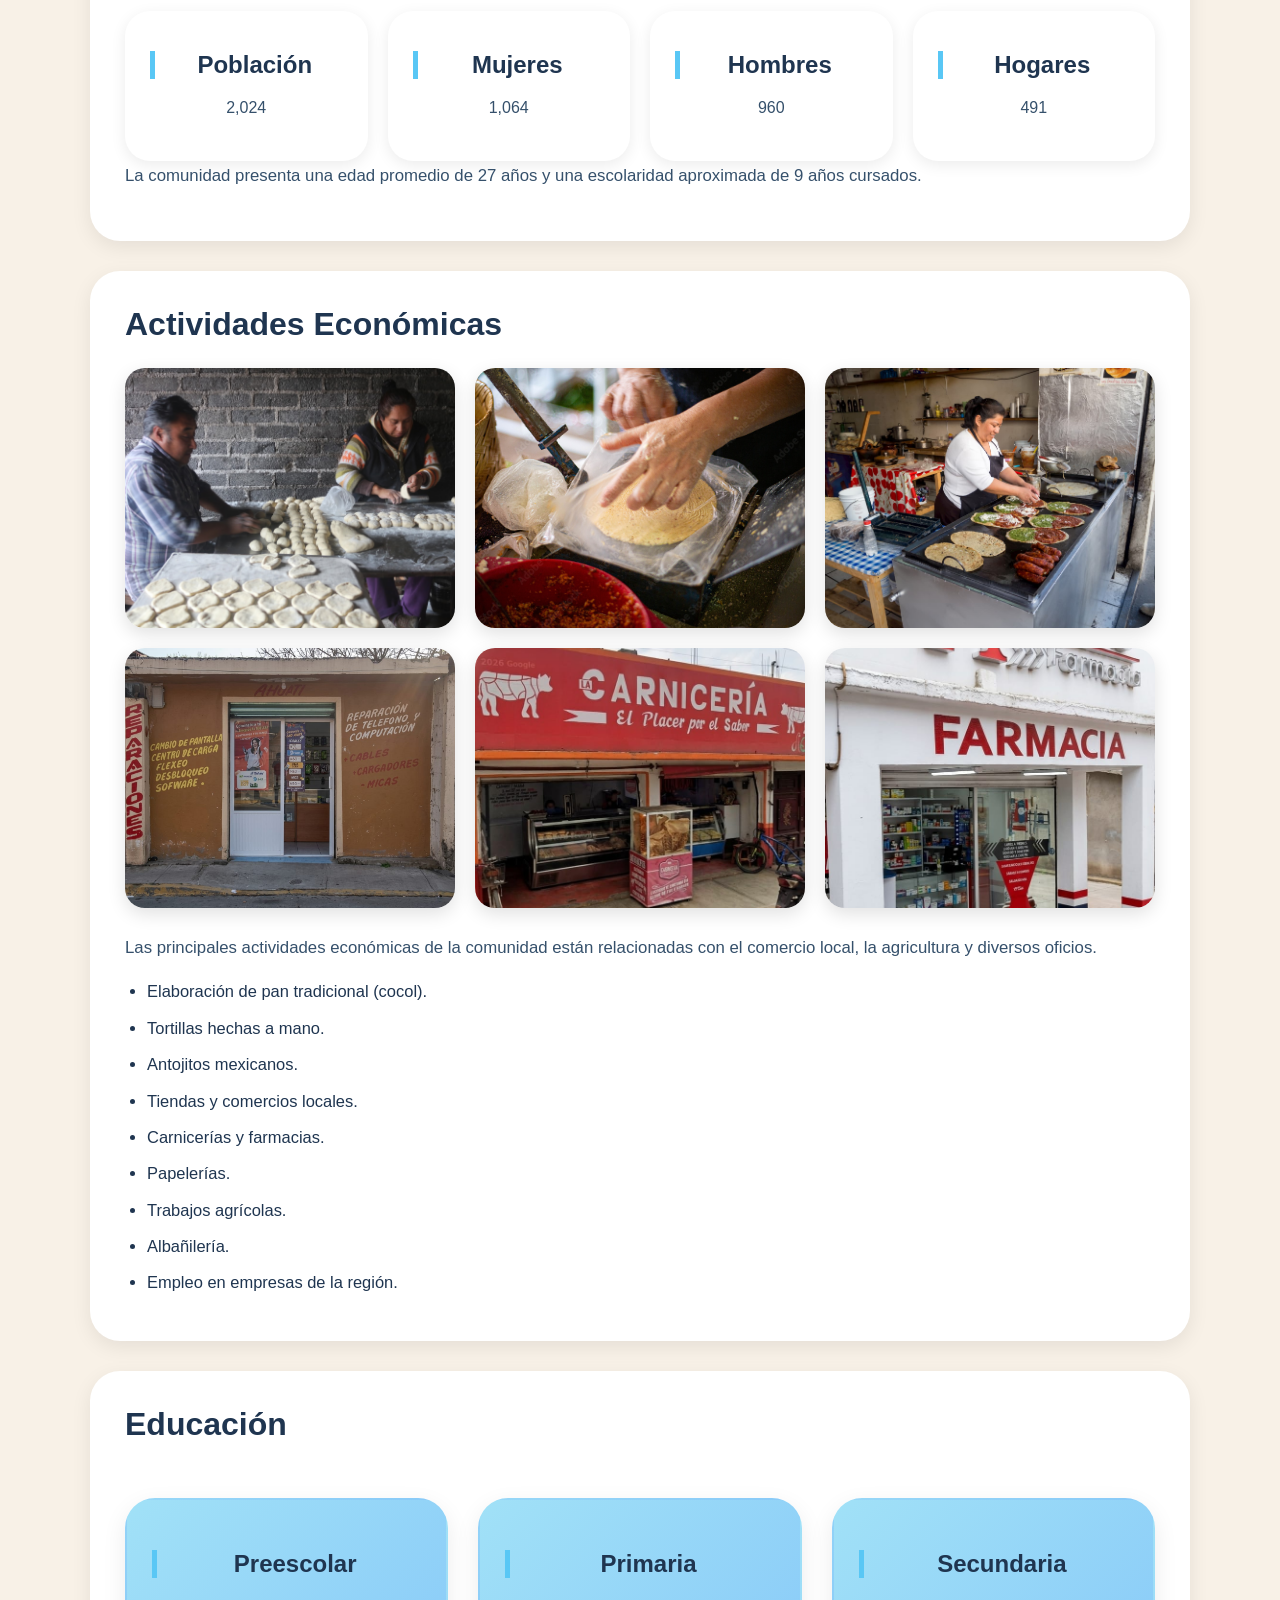
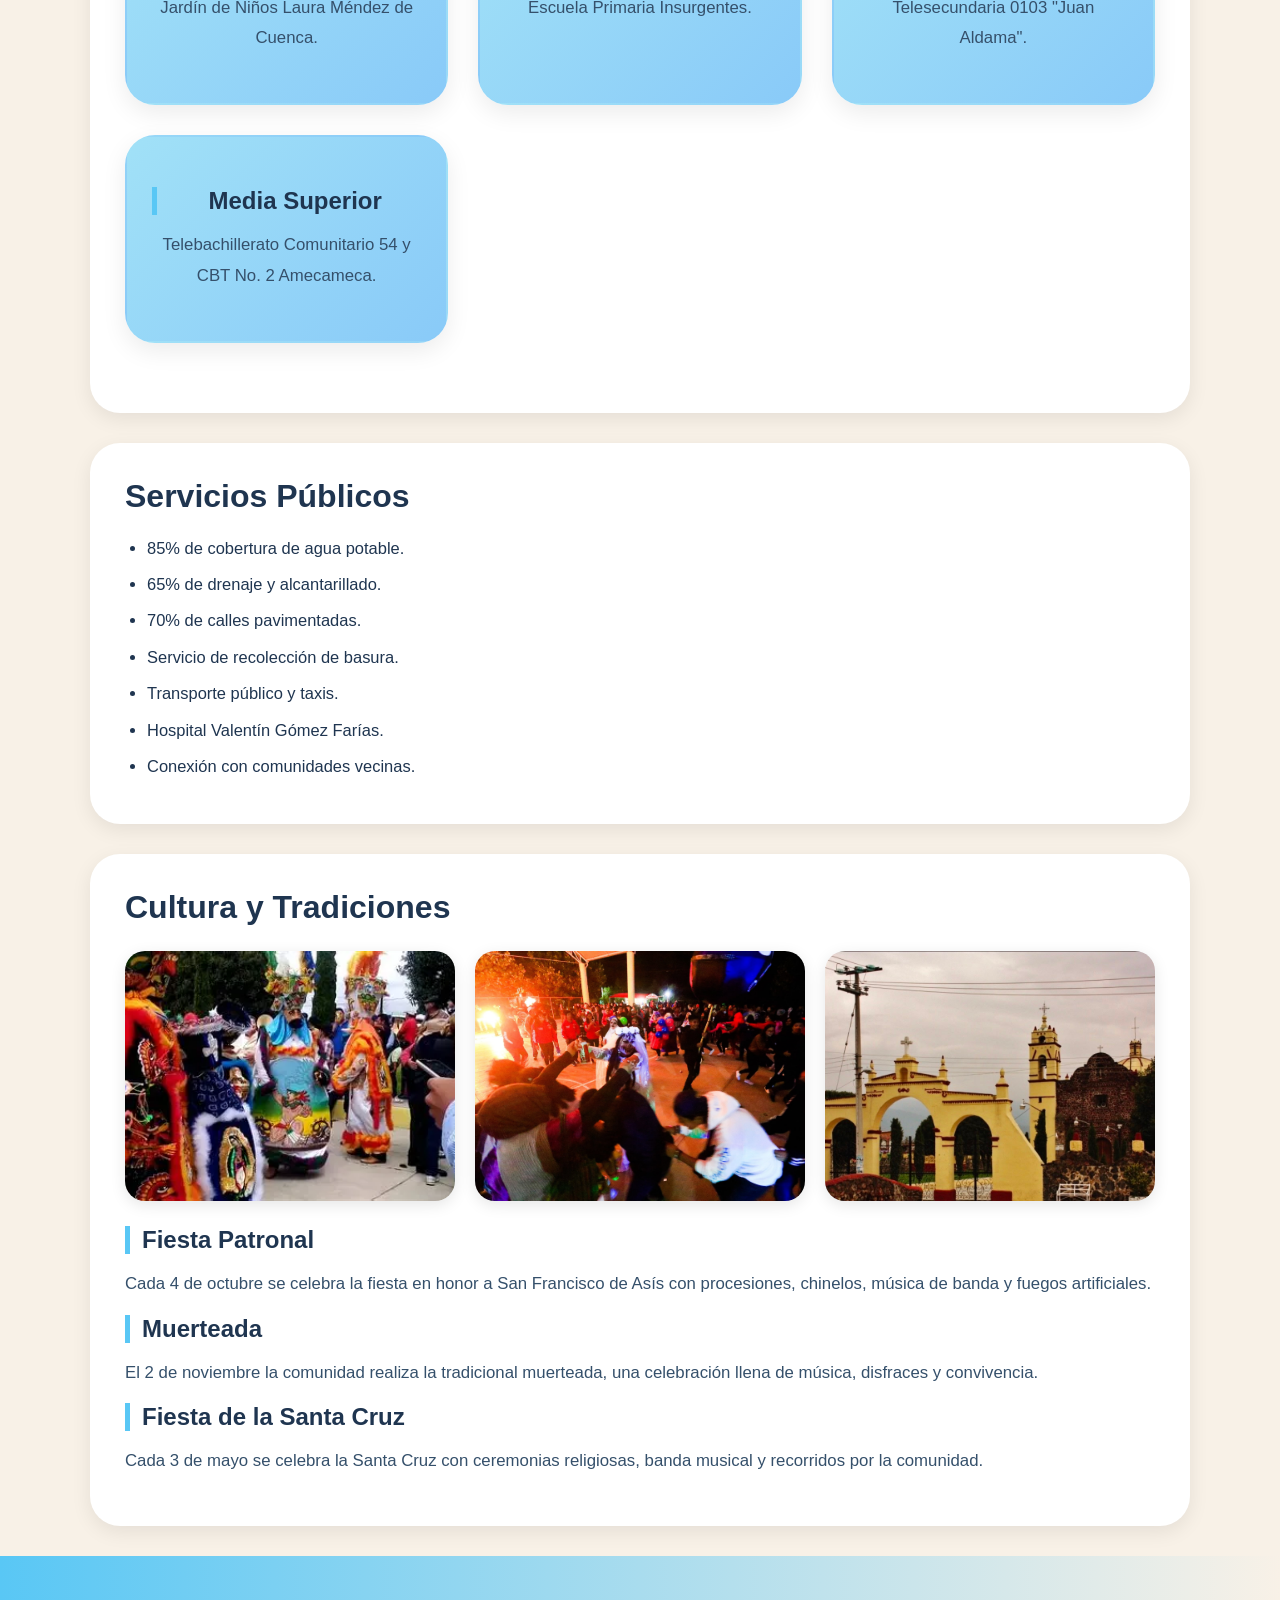
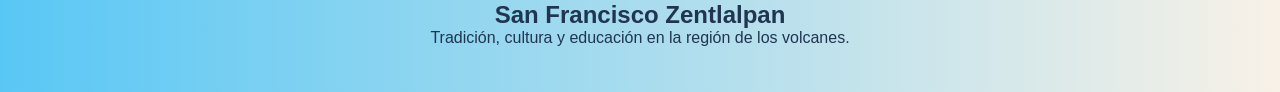
<file: zentlalpan.html>
<!doctype html>
<html lang="es">
<head>
<meta charset="utf-8">
<meta name="viewport" content="width=device-width,initial-scale=1">

<title>San Francisco Zentlalpan | OFTV No. 0103 Juan Aldama</title>
<meta name="description" content="Información de la comunidad de San Francisco Zentlalpan, Amecameca, donde se encuentra la Telesecundaria OFTV No. 0103 Juan Aldama.">

<link rel="stylesheet" href="styles.css">
</head>

<body>

<!-- LOGO -->
<div class="top">
    <img src="assets/logo_transparent.jpeg" alt="Logo institucional">
</div>

<!-- MENÚ LATERAL DE NAVEGACIÓN -->
<div id="sidebar" class="sidebar">
    <a href="index.html">Inicio</a>
    <a href="acerca.html">Acerca de la telesecundaria</a>
    <a href="oferta.html">Oferta educativa</a>
    <a href="noticias.html">Noticias y avisos</a>
    <a href="politicas.html">Políticas y reglamentos</a>
    <a href="galeria.html">Imágenes de la escuela</a>
    <a href="docentes.html">Plantilla docente</a>
</div>

<!-- ENCABEZADO PRINCIPAL -->
<header>
    <div class="row">
        <button class="btn" onclick="toggleMenu()">☰</button>
        <div class="title">San Francisco Zentlalpan</div>
    </div>
</header>

<section class="hero">
    <div class="hero-card">

        <h1>San Francisco Zentlalpan</h1>

        <p class="intro">
            Una comunidad ubicada en la región de los volcanes del Estado de México,
            reconocida por sus tradiciones, su riqueza cultural y el espíritu de trabajo
            de sus habitantes.
        </p>

        <img src="assets/WhatsApp Image 2026-06-02 at 09.40.09.jpeg" alt="Zentlalpan" class="hero-img">

    </div>
</section>

<!-- UBICACIÓN GEOGRÁFICA -->
<section class="info-box">

    <h2>Ubicación Geográfica</h2>

    <p>
        San Francisco Zentlalpan se encuentra a 3.2 kilómetros al suroeste de
        Amecameca de Juárez. Su nombre proviene de las raíces:
        <strong>Zen</strong> (pedazo),
        <strong>Tlalli</strong> (tierra) y
        <strong>Pan</strong> (sobre),
        cuyo significado es:
        <strong>“Pedazo sobre la tierra”.</strong>
    </p>

    <!-- DATOS GEOGRÁFICOS -->
    <div class="stats-grid">

        <div class="stat-card">
            <h3>Latitud</h3>
            <p>19.14986° N</p>
        </div>

        <div class="stat-card">
            <h3>Longitud</h3>
            <p>98.78548° O</p>
        </div>

        <div class="stat-card">
            <h3>Altitud</h3>
            <p>2,460 m</p>
        </div>

        <div class="stat-card">
            <h3>C.P.</h3>
            <p>56930</p>
        </div>

    </div>

</section>

<!-- POBLACIÓN -->
<section class="info-box">

    <h2>Habitantes</h2>

    <div class="stats-grid">

        <div class="stat-card">
            <h3>Población</h3>
            <p>2,024</p>
        </div>

        <div class="stat-card">
            <h3>Mujeres</h3>
            <p>1,064</p>
        </div>

        <div class="stat-card">
            <h3>Hombres</h3>
            <p>960</p>
        </div>

        <div class="stat-card">
            <h3>Hogares</h3>
            <p>491</p>
        </div>

    </div>

    <p>
        La comunidad presenta una edad promedio de 27 años y una escolaridad
        aproximada de 9 años cursados.
    </p>

</section>

<!-- ACTIVIDADES ECONÓMICAS -->
<section class="info-box">

    <h2>Actividades Económicas</h2>

    <div class="economia-gallery">

        <img src="assets/WhatsApp Image 2026-06-02 at 09.42.54.jpeg" alt="Pan tradicional">
        <img src="assets/economia1.jpg" alt="Tortillas">
        <img src="assets/economia2.jpg" alt="Antojitos mexicanos">
        <img src="assets/economia3.jpeg" alt="Tiendas locales">
        <img src="assets/economia4.jpeg" alt="Oficios">
        <img src="assets/economia5.jpeg" alt="Trabajo comunitario">

    </div>

    <p>
        Las principales actividades económicas de la comunidad están relacionadas
        con el comercio local, la agricultura y diversos oficios.
    </p>

    <ul class="objetivos">
        <li>Elaboración de pan tradicional (cocol).</li>
        <li>Tortillas hechas a mano.</li>
        <li>Antojitos mexicanos.</li>
        <li>Tiendas y comercios locales.</li>
        <li>Carnicerías y farmacias.</li>
        <li>Papelerías.</li>
        <li>Trabajos agrícolas.</li>
        <li>Albañilería.</li>
        <li>Empleo en empresas de la región.</li>
    </ul>

</section>

<!-- EDUCACIÓN -->
<section class="info-box">

    <h2>Educación</h2>

    <div class="grid">

        <div class="card">
            <h3>Preescolar</h3>
            <p>Jardín de Niños Laura Méndez de Cuenca.</p>
        </div>

        <div class="card">
            <h3>Primaria</h3>
            <p>Escuela Primaria Insurgentes.</p>
        </div>

        <div class="card">
            <h3>Secundaria</h3>
            <p>Telesecundaria 0103 "Juan Aldama".</p>
        </div>

        <div class="card">
            <h3>Media Superior</h3>
            <p>Telebachillerato Comunitario 54 y CBT No. 2 Amecameca.</p>
        </div>

    </div>

</section>

<!-- SERVICIOS -->
<section class="info-box">

    <h2>Servicios Públicos</h2>

    <ul class="objetivos">

        <li>85% de cobertura de agua potable.</li>
        <li>65% de drenaje y alcantarillado.</li>
        <li>70% de calles pavimentadas.</li>
        <li>Servicio de recolección de basura.</li>
        <li>Transporte público y taxis.</li>
        <li>Hospital Valentín Gómez Farías.</li>
        <li>Conexión con comunidades vecinas.</li>

    </ul>

</section>

<!-- CULTURA -->
<section class="info-box">

    <h2>Cultura y Tradiciones</h2>

    <div class="gallery">

        <img src="assets/OIP.webp" alt="Chinelos">
        <img src="assets/muerteada.jpg" alt="Muerteada">
        <img src="assets/WhatsApp Image 2026-06-02 at 09.26.01.jpeg" alt="Iglesia">

    </div>

    <h3>Fiesta Patronal</h3>
    <p>Cada 4 de octubre se celebra la fiesta en honor a San Francisco de Asís con procesiones, chinelos, música de banda y fuegos artificiales.</p>

    <h3>Muerteada</h3>
    <p>El 2 de noviembre la comunidad realiza la tradicional muerteada, una celebración llena de música, disfraces y convivencia.</p>

    <h3>Fiesta de la Santa Cruz</h3>
    <p>Cada 3 de mayo se celebra la Santa Cruz con ceremonias religiosas, banda musical y recorridos por la comunidad.</p>

</section>

<!-- PIE DE PÁGINA -->
<footer>
    <h2>San Francisco Zentlalpan</h2>
    <p>Tradición, cultura y educación en la región de los volcanes.</p>
</footer>

<script src="script.js"></script>

</body>
</html>
</file>
<file: styles.css>
*{margin:0;padding:0;box-sizing:border-box}
html{scroll-behavior:smooth}
body{font-family:Arial,sans-serif;background:#f8f1e7;color:#1f3550;overflow-x:hidden}
.top{
width:100%;
background:#fff;
}

.top img{
width:100%;
height:auto;
display:block;
object-fit:cover;
}.sidebar{position:fixed;left:-290px;top:0;width:285px;height:100vh;background:linear-gradient(180deg,#78d4ff,#f8f1e7);padding:25px;transition:.35s;z-index:1000;box-shadow:0 0 20px rgba(0,0,0,.15)}
.sidebar.open{left:0}
.sidebar a{display:block;margin:10px 0;padding:14px;background:#fff;border-radius:16px;text-decoration:none;color:#1f3550;font-weight:bold;transition:.25s}
.sidebar a:hover{transform:translateX(6px)}
header{background:linear-gradient(135deg,#bde9ff,#f8f1e7);padding:20px 30px;position:sticky;top:0;backdrop-filter:blur(8px);box-shadow:0 2px 15px rgba(0,0,0,.08)}
.row{display:flex;align-items:center;gap:15px}
.btn{border:none;background:#59c7f5;padding:14px 18px;border-radius:18px;font-size:20px;cursor:pointer;transition:.2s}
.btn:hover{transform:scale(1.05)}
.title{font-size:2rem;font-weight:700}
.hero{padding:20px 20px;text-align:center;animation:fade .8s ease}
.hero-card{max-width:1000px;margin:auto;background:rgba(255,255,255,.9);padding:50px;border-radius:35px;box-shadow:0 10px 30px rgba(0,0,0,.08)}
.hero-card h1{font-size:2.6rem}
.search{display:flex;gap:10px;max-width:800px;margin:25px auto}
.search input{flex:1;padding:18px;border-radius:40px;border:2px solid #d6d6d6}
.search button{padding:18px 28px;border:none;background:#59c7f5;border-radius:40px;font-weight:bold}
.grid{
display:grid;
grid-template-columns:repeat(auto-fit,minmax(280px,1fr));
gap:30px;
padding:35px 0;
}
.card{
background:linear-gradient(135deg,#a1e1f7,#89caf8);
padding:35px 25px;
border-radius:30px;
text-align:center;
box-shadow:0 8px 25px rgba(0,0,0,.08);
transition:.35s;
border:2px solid transparent;
cursor:pointer;
}

.card:hover{
transform:translateY(-10px) scale(1.03);
box-shadow:0 15px 35px rgba(0,0,0,.15);
border-color:#59c7f5;
}

.card a{
display:block;
text-decoration:none;
font-size:1.2rem;
font-weight:bold;
color:#1f3550;
}

.card:hover a{
color:#3e32c5;
}
footer{margin-top:30px;background:linear-gradient(90deg,#59c7f5,#f8f1e7);padding:45px;text-align:center}
@keyframes fade{from{opacity:0;transform:translateY(20px)}to{opacity:1;transform:translateY(0)}}
.info-box{
margin-top:35px;
text-align:left;
padding:25px;
background:#ffffff;
border-radius:25px;
box-shadow:0 4px 12px rgba(0,0,0,.05)
}

.info-box h2{
font-size:1.8rem;
margin-bottom:15px;
color:#1f3550
}

.info-box p{
line-height:1.8;
margin-bottom:15px;
font-size:1.05rem
}

.objetivos{
padding-left:20px;
line-height:1.8
}

.objetivos li{
margin-bottom:15px;
font-size:1.03rem
}

.hero-card h1{
margin-bottom:20px;
color:#1f3550
}

.director-card{
display:flex;
align-items:center;
justify-content:center;
gap:40px;
flex-wrap:wrap;
margin-top:35px;
padding:35px;
background:linear-gradient(145deg,#ffffff,#eef8ff);
border-radius:30px;
box-shadow:0 10px 25px rgba(0,0,0,.08)
}

.director-img img{
width:240px;
height:240px;
object-fit:cover;
border-radius:25px;
border:6px solid #59c7f5;
box-shadow:0 8px 20px rgba(0,0,0,.12)
}

.director-info{
max-width:500px;
text-align:left
}

.director-info h2{
font-size:2rem;
margin-bottom:12px;
color:#1f3550
}

.cargo{
font-size:1.1rem;
font-weight:bold;
color:#3a6d8c;
margin-bottom:20px;
line-height:1.6
}

.director-data{
background:#fff;
padding:20px;
border-radius:20px;
box-shadow:0 4px 12px rgba(0,0,0,.05)
}

.director-data p{
margin:12px 0;
font-size:1rem;
line-height:1.6
}

@media(max-width:768px){
.director-card{
padding:25px
}

.director-img img{
width:190px;
height:190px
}

.director-info{
text-align:center
}
}

.contact-grid{
display:grid;
grid-template-columns:1fr 1fr;
gap:35px;
margin-top:35px;
align-items:stretch
}

.contact-info{
display:flex;
flex-direction:column;
gap:20px
}

.contact-item{
background:#fff;
padding:25px;
border-radius:25px;
box-shadow:0 5px 15px rgba(0,0,0,.06);
text-align:left;
transition:.25s
}

.contact-item:hover{
transform:translateY(-5px)
}

.contact-item h2{
margin-bottom:12px;
font-size:1.3rem;
color:#1f3550
}

.contact-item p{
line-height:1.8;
font-size:1rem;
color:#35506b
}

.map-box{
background:#fff;
padding:15px;
border-radius:30px;
box-shadow:0 5px 20px rgba(0,0,0,.08);
overflow:hidden
}

.map-box iframe{
width:100%;
height:100%;
min-height:500px;
border:none;
border-radius:20px
}

@media(max-width:900px){

.contact-grid{
grid-template-columns:1fr
}

.map-box iframe{
min-height:350px
}

}
.zentlalpan-btn{
display:inline-block;
margin-top:20px;
padding:14px 25px;
background:#59c7f5;
color:#fff;
text-decoration:none;
font-weight:bold;
border-radius:20px;
transition:.3s;
box-shadow:0 4px 12px rgba(0,0,0,.1);
}

.zentlalpan-btn:hover{
background:#3fb8eb;
transform:translateY(-3px);
}

.map-box{
display:flex;
flex-direction:column;
align-items:center;
}

.hero-img{
width:100%;
max-height:500px;
object-fit:cover;
border-radius:25px;
margin-top:25px;
box-shadow:0 6px 20px rgba(0,0,0,.12);
}

.intro{
font-size:1.15rem;
line-height:1.8;
margin-top:20px;
color:#35506b;
}

.stats-grid{
display:grid;
grid-template-columns:repeat(auto-fit,minmax(180px,1fr));
gap:20px;
margin-top:25px;
}

.stat-card{
background:#fff;
padding:25px;
border-radius:25px;
text-align:center;
box-shadow:0 4px 15px rgba(0,0,0,.08);
transition:.3s;
}

.stat-card:hover{
transform:translateY(-5px);
}

.stat-card h3{
color:#1f3550;
margin-bottom:10px;
}

.stat-card p{
font-size:1.3rem;
font-weight:bold;
color:#59c7f5;
}
.gallery{
display:grid;
grid-template-columns:repeat(auto-fit,minmax(250px,1fr));
gap:20px;
margin:25px 0;
}

.gallery img{
width:100%;
height:250px;
object-fit:cover;
border-radius:20px;
box-shadow:0 4px 15px rgba(0,0,0,.1);
transition:.3s;
}

.gallery img:hover{
transform:scale(1.03);
}

.info-box{
max-width:1100px;
margin:30px auto;
background:#fff;
padding:35px;
border-radius:30px;
box-shadow:0 6px 20px rgba(0,0,0,.08);
}

.info-box h2{
margin-bottom:20px;
color:#1f3550;
font-size:2rem;
}

.info-box h3{
margin-top:20px;
margin-bottom:10px;
color:#1f3550;
}

.info-box p{
line-height:1.8;
color:#35506b;
}
.info-box hr{
    margin:35px 0;
    border:none;
    border-top:2px solid #dbe7f2;
}

@media(max-width:768px){

.hero-img{
height:250px;
}

.section-img{
    display:block;
    width:100%;
    height:auto;
    max-width:700px;
    margin:20px auto;
    border-radius:12px;
}
.gallery img{
height:200px;
}

}

.stat-card{
padding:25px;
display:flex;
flex-direction:column;
justify-content:center;
}

.stat-card p{
font-size:1rem;
font-weight:normal;
line-height:1.7;
color:#35506b;
}

.info-box h3{
font-size:1.5rem;
color:#1f3550;
margin-bottom:15px;
border-left:5px solid #59c7f5;
padding-left:12px;
}
/* ===== GALERÍA DE ACTIVIDADES ECONÓMICAS ===== */

.economia-gallery{
    display:grid;
    grid-template-columns:repeat(auto-fit,minmax(280px,1fr));
    gap:20px;
    margin:25px 0;
}

.economia-gallery img{
    width:100%;
    height:260px;
    object-fit:cover;
    border-radius:20px;
    box-shadow:0 6px 18px rgba(0,0,0,.12);
    transition:.3s;
}

.economia-gallery img:hover{
    transform:scale(1.05);
}

@media(max-width:768px){

.economia-gallery{
    grid-template-columns:1fr;
}

.economia-gallery img{
    height:220px;
}

}
/* ===== PLANTILLA DOCENTE ===== */

.docentes-grid{
display:grid;
grid-template-columns:repeat(auto-fit,minmax(280px,1fr));
gap:25px;
margin-top:35px;
}

.docente-card{
background:#fff;
border-radius:30px;
overflow:hidden;
box-shadow:0 6px 20px rgba(0,0,0,.08);
text-align:center;
transition:all .4s ease;
animation:aparecer .8s ease;
}

.docente-card:hover{
transform:translateY(-10px);
box-shadow:0 15px 35px rgba(0,0,0,.15);
}

.docente-card img{
display:block;
width:100%;
height:320px;
object-fit:cover;
transition:transform .5s ease;
}

.docente-card:hover img{
transform:scale(1.05);
}

.docente-card h3{
margin:20px 15px 10px;
font-size:1.35rem;
color:#1f3550;
line-height:1.35;
transition:.3s;
word-break:break-word;
overflow-wrap:break-word;
hyphens:auto;
}

.docente-card:hover h3{
color:#59c7f5;
}

.grado{
padding:0 15px 20px;
font-weight:bold;
color:#59c7f5;
font-size:1rem;
text-wrap:balance;
}

.docente-card p{
padding:0 20px 20px;
line-height:1.7;
color:#35506b;
}

@keyframes aparecer{
from{
opacity:0;
transform:translateY(40px);
}
to{
opacity:1;
transform:translateY(0);
}
}

@media(max-width:768px){

.docentes-grid{
grid-template-columns:1fr;
gap:20px;
}

.docente-card{
width:100%;
max-width:330px;
margin:auto;
}

.docente-card img{
height:300px;
}

.docente-card h3{
font-size:1.1rem;
}

.grado{
font-size:.95rem;
}

}

@media(min-width:1024px){

.docente-card img{
height:340px;
}

}

/* ===== AVANCE DE PLANES Y PROGRAMAS ===== */

.info-box ul{
margin-top:15px;
padding-left:22px;
}

.info-box li{
margin-bottom:10px;
line-height:1.6;
}

.info-box h3{
margin-top:15px;
}
/* ===== PRACTICAS DOCENTES ===== */

.practicas-docentes{
margin-top:40px;
}

.practicas-intro{
text-align:center;
font-size:1.1rem;
line-height:1.9;
margin-bottom:35px;
color:#35506b;
}

.practicas-grid{
display:grid;
grid-template-columns:repeat(auto-fit,minmax(280px,1fr));
gap:20px;
margin:20px 0 30px;
}

.practica-card{
background:#fff;
padding:25px;
border-radius:20px;
box-shadow:0 6px 18px rgba(0,0,0,.08);
transition:.3s;
text-align:left;
display:flex;
flex-direction:column;
height:100%;
}

.practica-card:hover{
transform:translateY(-8px);
box-shadow:0 15px 30px rgba(0,0,0,.12);
}
.practica-card h3{
text-align:center;
margin-bottom:15px;
font-size:1.3rem;
color:#1f3550;
}
.practica-card p{
line-height:1.8;
color:#35506b;
}
.gallery-banner{
background:linear-gradient(135deg,#59c7f5,#c8efff);
padding:40px;
border-radius:30px;
text-align:center;
margin-bottom:40px;
}

.gallery-banner h1{
font-size:3rem;
margin-bottom:15px;
}

.gallery-banner p{
max-width:800px;
margin:auto;
line-height:1.8;
}

.gallery-stats{
display:grid;
grid-template-columns:repeat(auto-fit,minmax(180px,1fr));
gap:20px;
margin-top:30px;
}

.gallery-stat{
background:#fff;
padding:20px;
border-radius:20px;
box-shadow:0 4px 15px rgba(0,0,0,.08);
}

.gallery-stat h2{
font-size:2rem;
color:#59c7f5;
}

.gallery-section{
margin-top:50px;
}

.gallery-section h2{
margin-bottom:20px;
padding-left:15px;
border-left:6px solid #59c7f5;
text-align:left;
}

.gallery-grid{
display:grid;
grid-template-columns:repeat(auto-fit,minmax(280px,1fr));
gap:25px;
}

.gallery-item{
background:#fff;
padding:10px;
border-radius:25px;
overflow:hidden;
box-shadow:0 6px 20px rgba(0,0,0,.08);
transition:.3s;
}

.gallery-item:hover{
transform:translateY(-8px);
box-shadow:0 12px 30px rgba(0,0,0,.15);
}

.gallery-item img{
width:100%;
height:260px;
object-fit:cover;
border-radius:18px;
transition:.4s;
}

.gallery-item:hover img{
transform:scale(1.05);
}

.gallery-desc{
    margin-top:12px;
    padding:0 15px 15px;
    text-align:center;
    font-size:.95rem;
    line-height:1.6;
    color:#35506b;
    font-style:italic;
}

.lightbox{
position:fixed;
top:0;
left:0;
width:100%;
height:100%;
background:rgba(0,0,0,.92);
display:none;
justify-content:center;
align-items:center;
z-index:99999;
backdrop-filter:blur(8px);
animation:fadeIn .3s ease;
}

.lightbox.show{
display:flex;
}

.lightbox img{
max-width:95%;
max-height:90vh;
border-radius:20px;
box-shadow:0 0 40px rgba(255,255,255,.15);
animation:zoomIn .3s ease;
}

.close{
position:absolute;
top:20px;
right:30px;
font-size:55px;
color:white;
cursor:pointer;
font-weight:bold;
transition:.3s;
}

.close:hover{
transform:scale(1.2);
color:#59c7f5;
}

@keyframes zoomIn{
from{
transform:scale(.7);
opacity:0;
}
to{
transform:scale(1);
opacity:1;
}
}

@keyframes fadeIn{
from{
opacity:0;
}
to{
opacity:1;
}
}
.historia-img{
width:100%;
max-width:1000px;
margin:25px auto;
display:block;
border-radius:25px;
box-shadow:0 8px 25px rgba(0,0,0,.15);
transition:.4s;
}

.historia-img:hover{
transform:scale(1.02);
}

.section-img{
width:100%;
max-width:1000px;
height:auto;
object-fit:cover;
display:block;
margin:30px auto;
border-radius:25px;
box-shadow:0 8px 25px rgba(0,0,0,.15);
}
@media(max-width:600px){
.section-img{
max-width:100%;
border-radius:15px;
}
}
@media(max-width:1024px){
.section-img{
max-width:90%;
}
}
.infraestructura-imgs{
    grid-column: 1 / -1;
    display:flex;
    gap:20px;
    margin-top:10px;
}

.infraestructura-imgs img{
    width:50%;
    height:400px;
    object-fit:cover;
    border-radius:20px;
    box-shadow:0 6px 20px rgba(0,0,0,.15);
    transition:.3s;
}

.infraestructura-imgs img:hover{
    transform:scale(1.03);
}

.oferta-img{
width:100%;
max-width:850px;
display:block;
margin:25px auto;
border-radius:20px;
box-shadow:0 6px 18px rgba(0,0,0,.15);
}

.taller-grid{
display:grid;
grid-template-columns:repeat(auto-fit,minmax(250px,1fr));
gap:20px;
margin-top:20px;
}

.taller-card{
background:#fff;
padding:20px;
border-radius:18px;
box-shadow:0 4px 12px rgba(0,0,0,.08);
transition:.3s;
}

.taller-card:hover{
transform:translateY(-5px);
}

.taller-card h3{
margin-bottom:10px;
color:#0c4a6e;
}

.img-pequena{
    width:50%;
    max-width:450px;
    display:block;
    margin:20px auto;
    border-radius:15px;
    box-shadow:0 6px 15px rgba(0,0,0,.15);
}

@media(max-width:768px){

.infraestructura-imgs{
flex-direction:column;
}

.infraestructura-imgs img{
width:100%;
height:220px;
}
}
.destacado-box{
background:#eef8ff;
padding:25px;
margin:25px 0;
border-left:6px solid #59c7f5;
border-radius:20px;
box-shadow:0 5px 15px rgba(0,0,0,.08);
}

.destacado-box h3{
margin-bottom:15px;
color:#1f3550;
font-size:1.5rem;
}

.destacado-box p{
line-height:1.8;
color:#35506b;
}
@media (max-width: 768px){

.info-box,
.campo-card,
.practica-card,
.meta-box,
.destacado-box{
    padding:15px;
    word-wrap: break-word;
    overflow-wrap: break-word;
    font-size:0.95rem;
}

.info-box p,
.campo-card p,
.practica-card p{
    font-size:0.95rem;
    line-height:1.6;
}

}
.titulo-seccion{
text-align:center;
font-size:2rem;
margin-top:40px;
color:#1f3550;
}

.subtitulo-seccion{
text-align:center;
margin-bottom:20px;
color:#35506b;
line-height:1.6;
}

.news-section{
  padding:20px;
}

.news-card{
  max-width:1100px;
  margin:auto;
  padding:20px;
}

.news-tabs{
  display:flex;
  flex-wrap:wrap;
  gap:10px;
  margin:15px 0;
}

.news-tabs button{
  padding:8px 14px;
  border:none;
  border-radius:20px;
  background:#1f3550;
  color:white;
  cursor:pointer;
}

.news-tabs button:hover{
  background:#3b5b8a;
}

/* GRID */
.news-grid{
  display:grid;
  grid-template-columns:repeat(auto-fit,minmax(250px,1fr));
  gap:15px;
}

/* CARD */
.news-item{
  background:white;
  border-radius:12px;
  padding:15px;
  box-shadow:0 4px 10px rgba(0,0,0,0.1);
  border-left:6px solid #1f3550;
}

.news-item h3{
  margin-bottom:8px;
}

.news-item small{
  color:gray;
}

.news-badge{
  display:inline-block;
  padding:3px 8px;
  border-radius:10px;
  font-size:12px;
  margin-bottom:8px;
  background:#eee;
}
</file>
